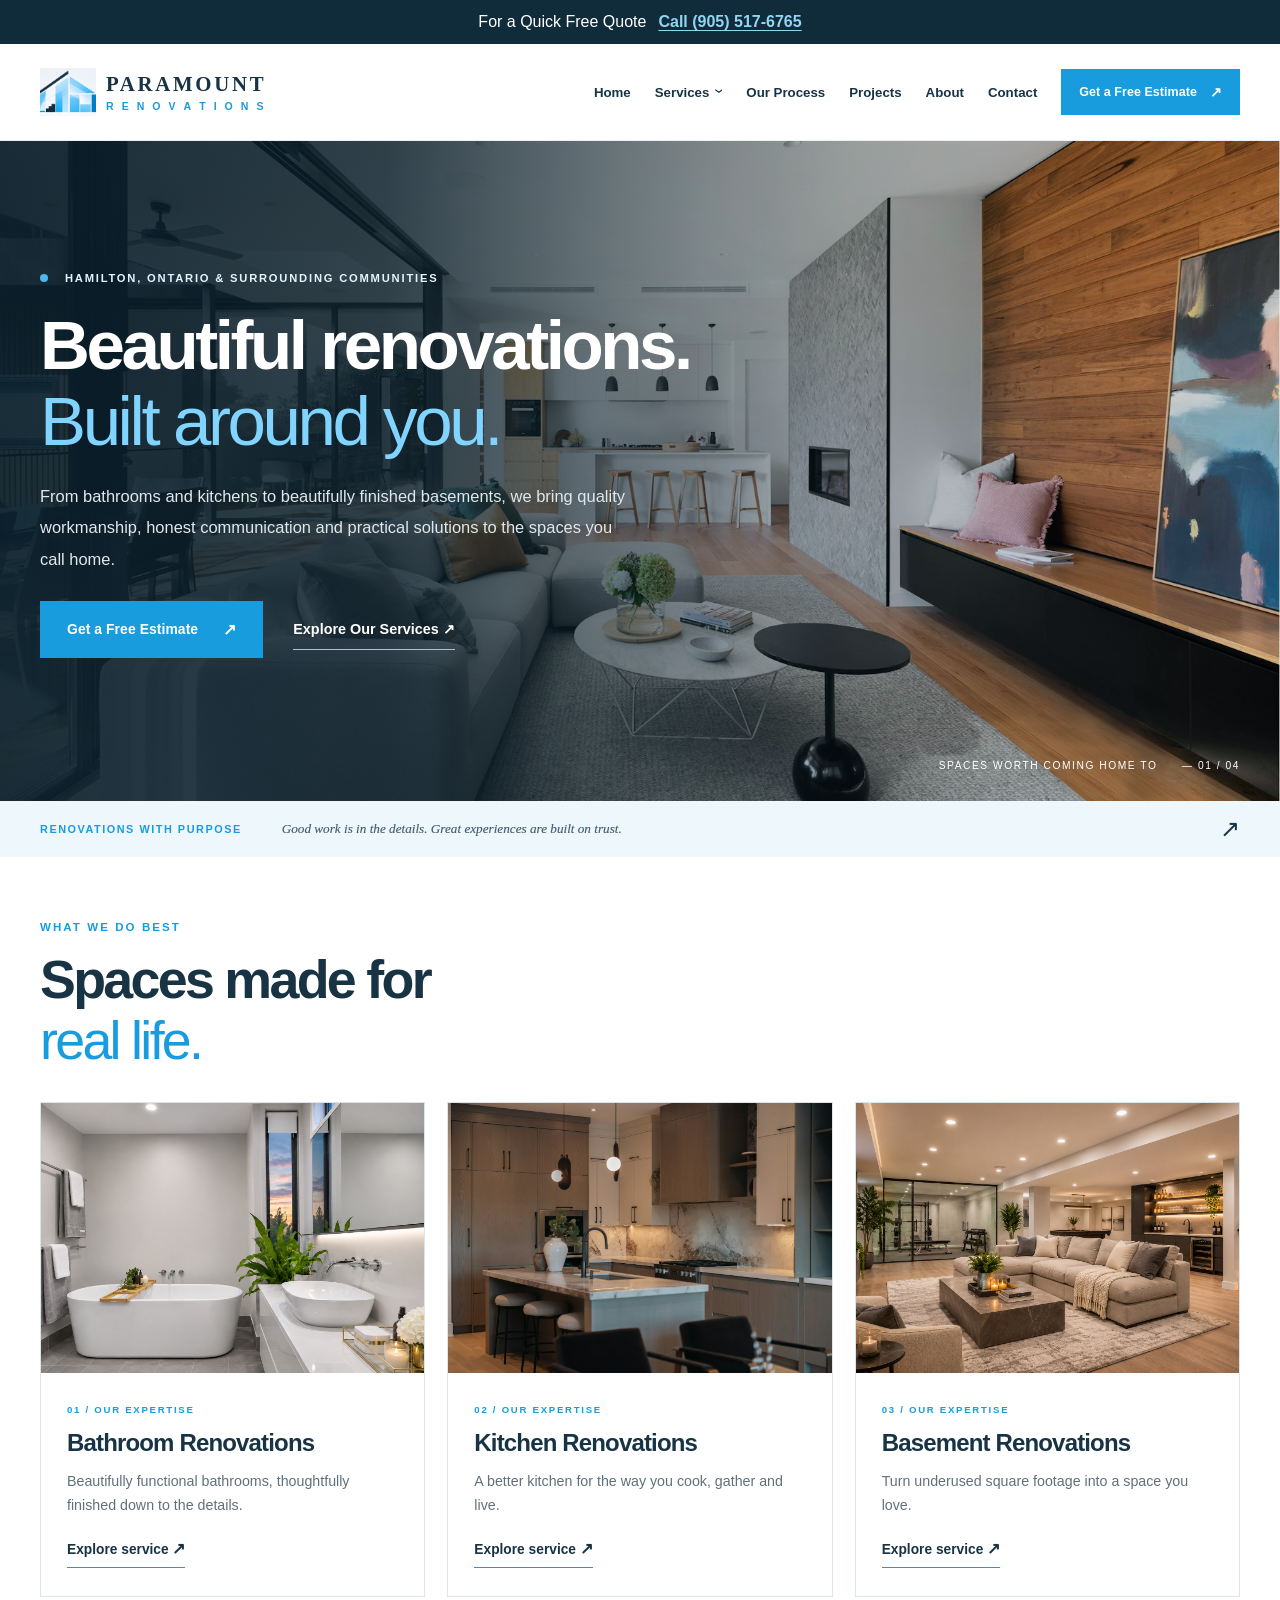
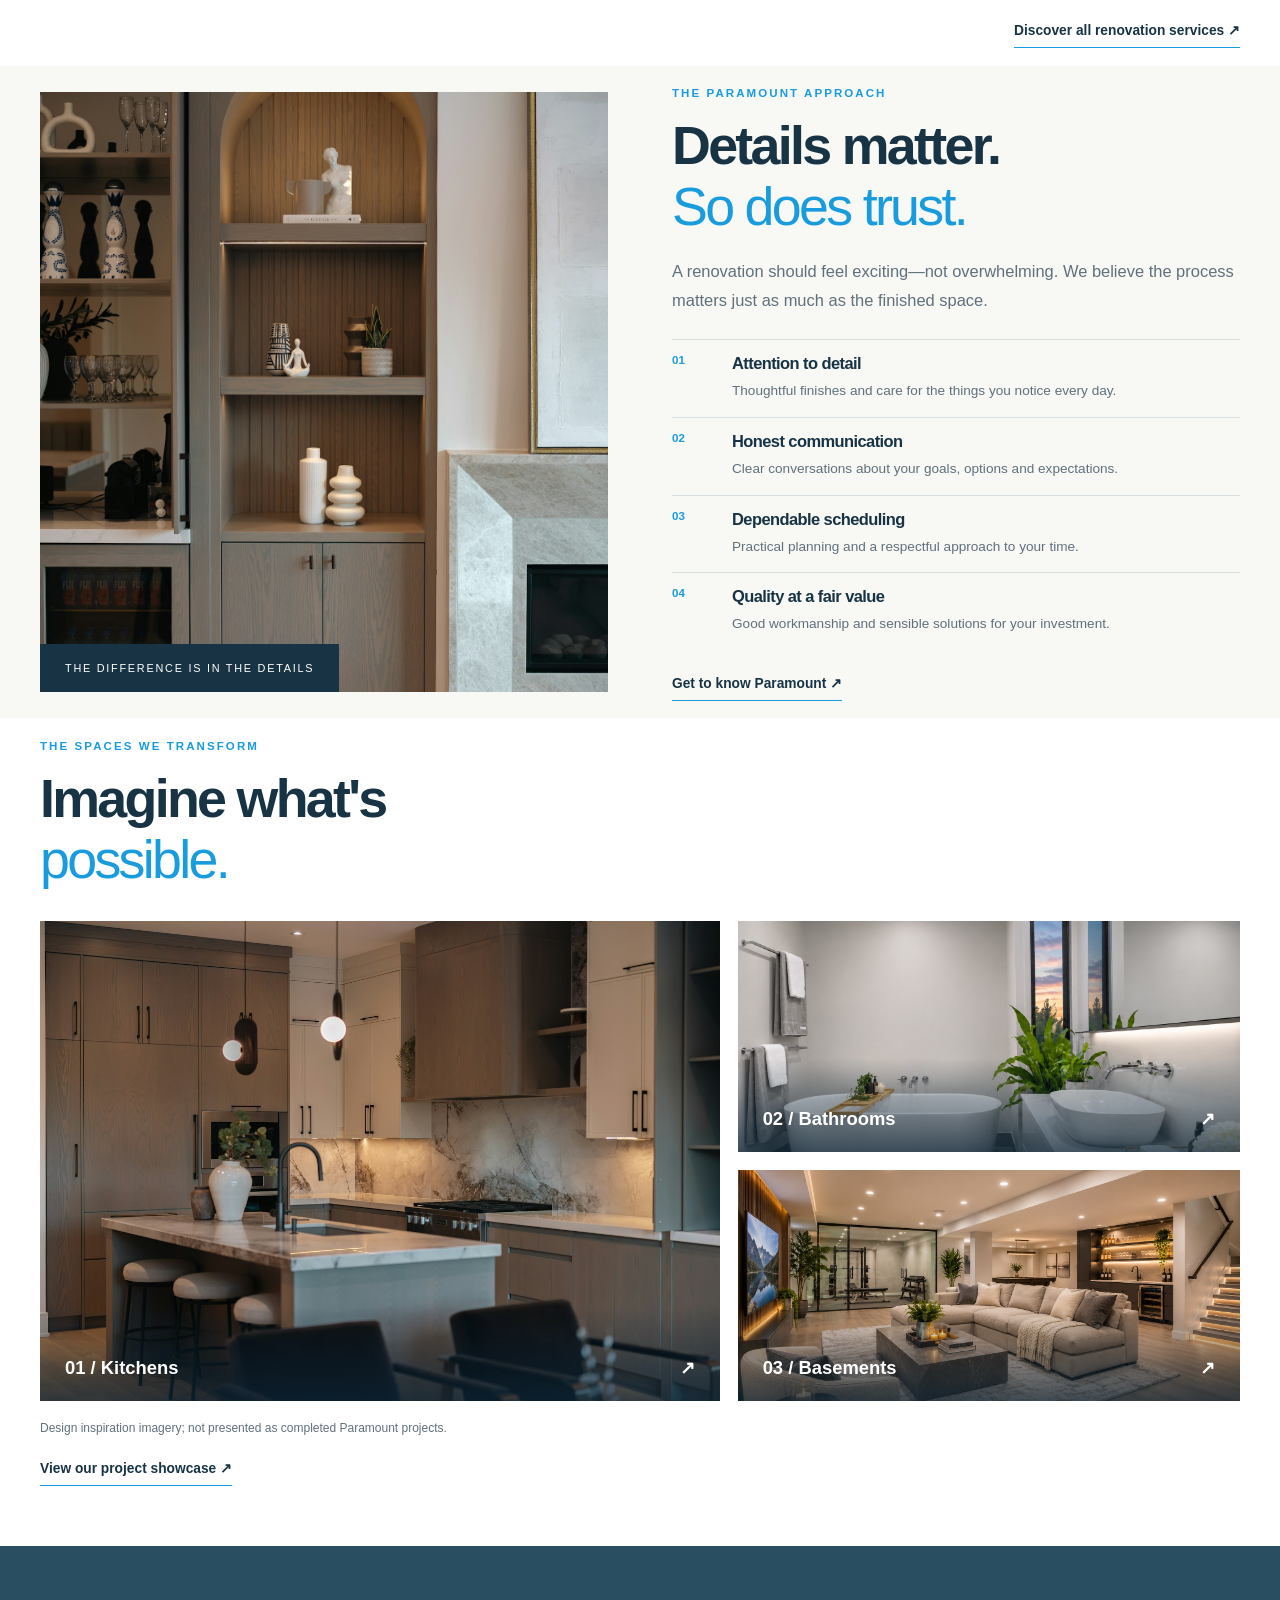
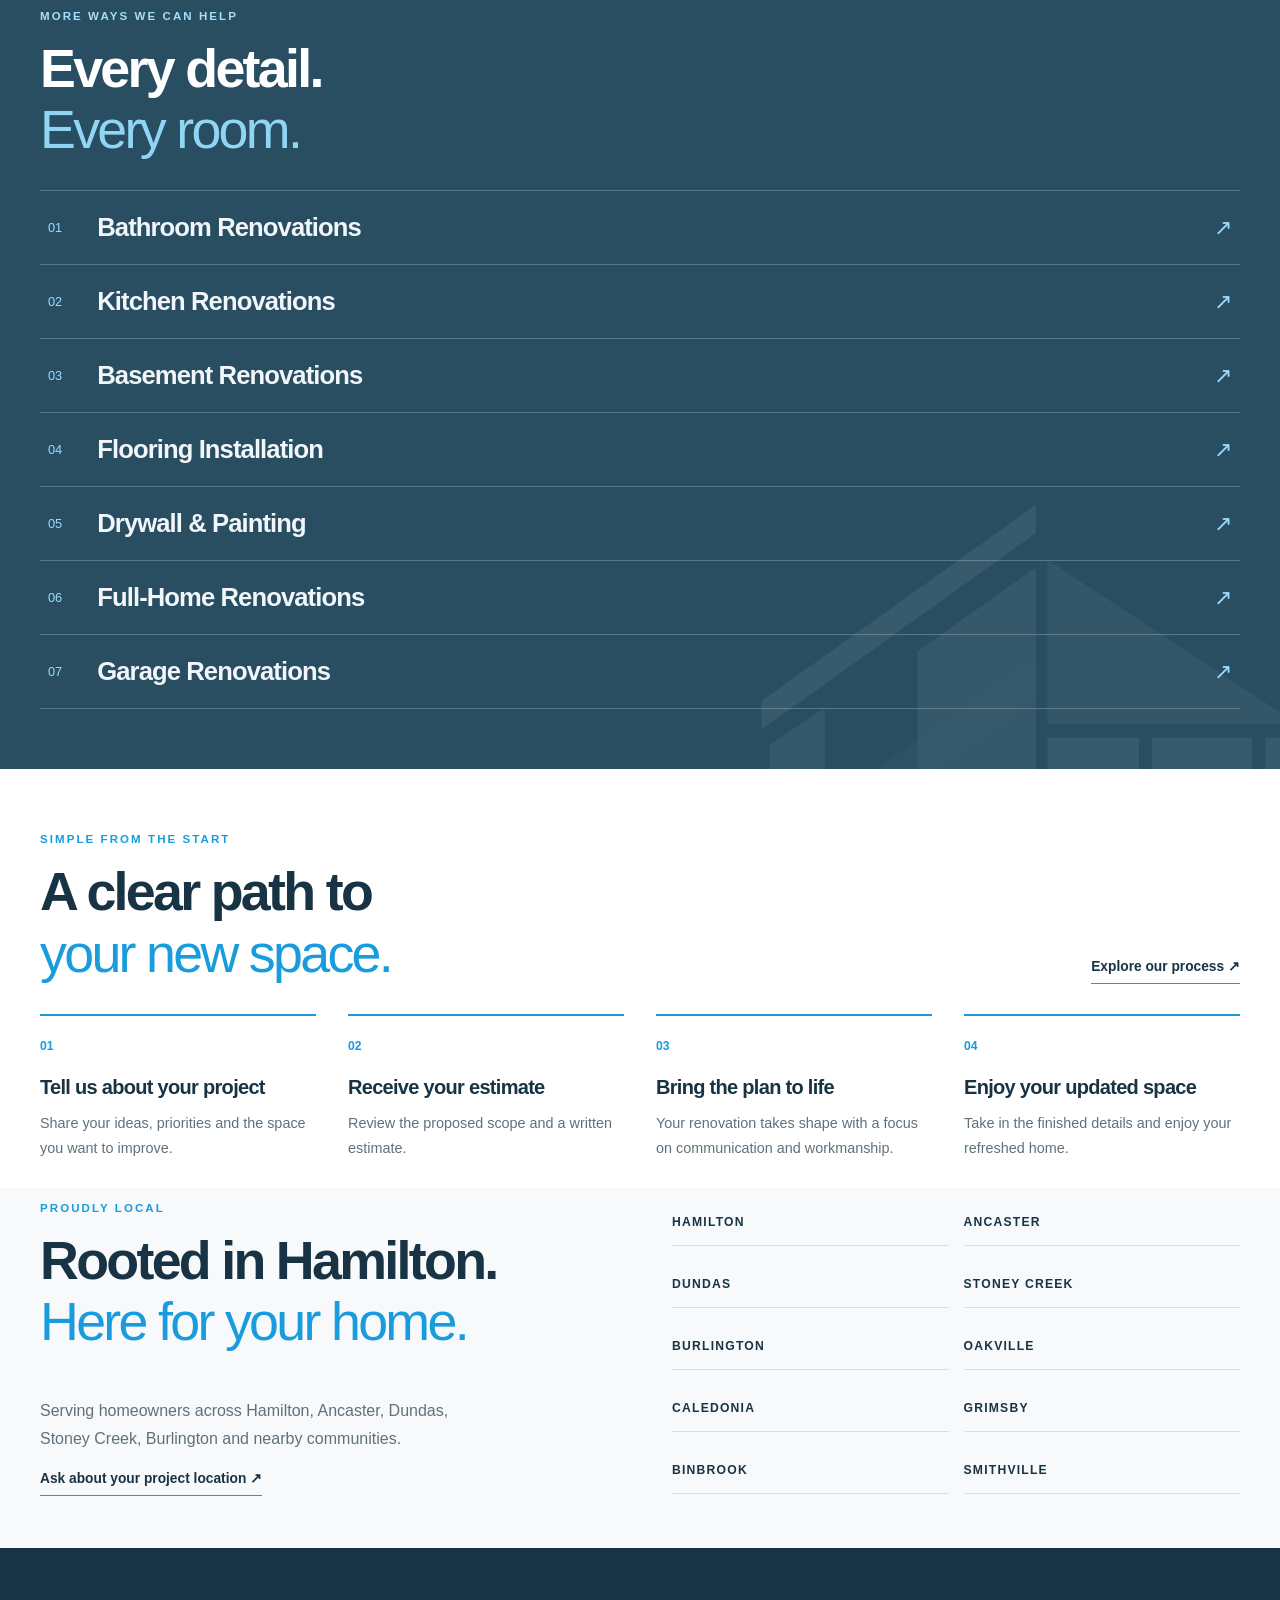
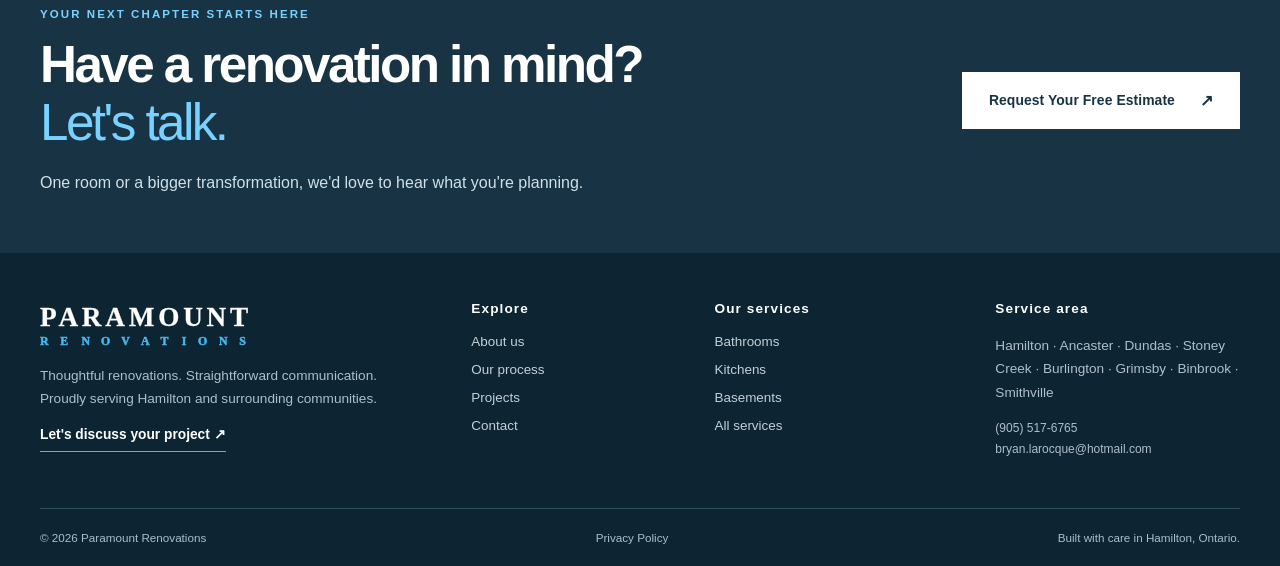
<file: index.html>
<!doctype html>
<html lang="en-CA">
  <head>
    <meta charset="utf-8" />
    <meta name="viewport" content="width=device-width,initial-scale=1" />
    <meta name="theme-color" content="#173344" />
    <title>Home Renovations in Hamilton, Ontario | Paramount Renovations</title>
    <meta name="description" content="Bathroom, kitchen and basement renovations in Hamilton and surrounding communities. Request a free estimate from Paramount Renovations." />
    <link rel="icon" href="/assets/favicon.svg" type="image/svg+xml" />
    <link rel="stylesheet" href="/assets/style.css" />
    <script defer src="/assets/main.js"></script>
    <meta name="robots" content="noindex,nofollow" />
    <link rel="canonical" href="https://paramount.example/" />
    <meta property="og:title" content="Home Renovations in Hamilton, Ontario | Paramount Renovations" />
    <meta property="og:description" content="Bathroom, kitchen and basement renovations in Hamilton and surrounding communities. Request a free estimate from Paramount Renovations." />
    <meta property="og:type" content="website" />
    <meta property="og:site_name" content="Paramount Renovations" />
    <meta property="og:locale" content="en_CA" />
    <meta property="og:url" content="https://paramount.example/" />
    <meta property="og:image" content="https://paramount.example/assets/social/paramount.0559d5e570a6.png" />
    <meta property="og:image:secure_url" content="https://paramount.example/assets/social/paramount.0559d5e570a6.png" />
    <meta property="og:image:type" content="image/png" />
    <meta property="og:image:width" content="1200" />
    <meta property="og:image:height" content="630" />
    <meta property="og:image:alt" content="Paramount Renovations" />
    <meta name="twitter:card" content="summary_large_image" />
    <meta name="twitter:title" content="Home Renovations in Hamilton, Ontario | Paramount Renovations" />
    <meta name="twitter:description" content="Bathroom, kitchen and basement renovations in Hamilton and surrounding communities. Request a free estimate from Paramount Renovations." />
    <meta name="twitter:image" content="https://paramount.example/assets/social/paramount.0559d5e570a6.png" />
    <meta name="twitter:image:alt" content="Paramount Renovations" />
    <script type="application/ld+json">
      {"@context": "https://schema.org", "@type": "WebPage", "name": "Home Renovations in Hamilton, Ontario", "description": "Bathroom, kitchen and basement renovations in Hamilton and surrounding communities. Request a free estimate from Paramount Renovations.", "isPartOf": {"@type": "WebSite", "name": "Paramount Renovations"}, "url": "https://paramount.example/"}
    </script>
  </head>
  <body>
    <a class="skip" href="#main">Skip to content</a>
    <aside class="quote-banner" aria-label="Free renovation quote">
      <div class="container">For a Quick Free Quote <a href="tel:+19055176765">Call (905) 517-6765</a></div>
    </aside>
    <header class="site-header">
      <div class="container nav">
        <a href="/" class="brand" aria-label="Paramount Renovations — home"
          ><span class="brand-mark"><img src="/assets/paramount-logo.png" alt="" width="68" height="60" /></span><span class="brand-text"><strong>PARAMOUNT</strong><small role="img" aria-label="Renovations"><i aria-hidden="true">R</i><i aria-hidden="true">E</i><i aria-hidden="true">N</i><i aria-hidden="true">O</i><i aria-hidden="true">V</i><i aria-hidden="true">A</i><i aria-hidden="true">T</i><i aria-hidden="true">I</i><i aria-hidden="true">O</i><i aria-hidden="true">N</i><i aria-hidden="true">S</i></small></span></a
        ><button type="button" class="menu-toggle" aria-label="Open navigation" aria-expanded="false" aria-controls="nav-links"><span></span><span></span><span></span></button>
        <nav id="nav-links" class="nav-links" aria-label="Primary navigation">
          <a href="/">Home</a>
          <div class="nav-dropdown">
            <a href="/services/">Services <span aria-hidden="true">⌄</span></a>
            <div class="dropdown-menu"><a href="/bathroom-renovations/">Bathrooms</a><a href="/kitchen-renovations/">Kitchens</a><a href="/basement-renovations/">Basements</a><a href="/services/">All services</a></div>
          </div>
          <a href="/our-process/">Our Process</a><a href="/projects/">Projects</a><a href="/about/">About</a><a href="/contact/">Contact</a><a class="btn btn-small" href="/contact/">Get a Free Estimate <span aria-hidden="true">↗</span></a>
        </nav>
      </div>
    </header>
    <main id="main">
      <section class="hero">
        <div class="hero-image"><img class="" src="/assets/local/6d21b4d715ae3e7d0257.jpg" alt="Bright, inviting renovated living room with natural finishes" loading="eager" decoding="async" /></div>
        <div class="hero-shade"></div>
        <div class="container hero-content">
          <div class="hero-copy">
            <div class="hero-location"><span class="dot"></span> HAMILTON, ONTARIO &amp; SURROUNDING COMMUNITIES</div>
            <h1>Beautiful renovations.<br /><em>Built around you.</em></h1>
            <p>From bathrooms and kitchens to beautifully finished basements, we bring quality workmanship, honest communication and practical solutions to the spaces you call home.</p>
            <div class="hero-actions">
              <a href="/contact/" class="btn">Get a Free Estimate <span aria-hidden="true">↗</span></a
              ><a href="/services/" class="btn-ghost">Explore Our Services <span aria-hidden="true">↗</span></a>
            </div>
          </div>
        </div>
        <div class="hero-side-note">SPACES WORTH COMING HOME TO <span>— 01 / 04</span></div>
      </section>
      <section class="intro-strip">
        <div class="container intro-strip-inner">
          <span>RENOVATIONS WITH PURPOSE</span>
          <p>Good work is in the details. Great experiences are built on trust.</p>
          <a href="/about/" aria-label="Learn about Paramount">↗</a>
        </div>
      </section>
      <section class="section services-section">
        <div class="container">
          <div class="section-head">
            <div>
              <span class="eyebrow">WHAT WE DO BEST</span>
              <h2>Spaces made for<br /><em>real life.</em></h2>
            </div>
          </div>
          <div class="service-grid">
            <a class="service-card" href="/bathroom-renovations/"
              ><div class="service-photo"><img class="" src="/assets/local/bathroom-inspiration.079b1faaa717.jpg" alt="Bathroom with freestanding tub, vessel sink and softly illuminated mirror" loading="lazy" decoding="async" /></div>
              <div class="service-card-bottom">
                <span class="eyebrow">01 / OUR EXPERTISE</span>
                <h3>Bathroom Renovations</h3>
                <p>Beautifully functional bathrooms, thoughtfully finished down to the details.</p>
                <span class="text-link">Explore service <span aria-hidden="true">↗</span></span>
              </div></a
            ><a class="service-card" href="/kitchen-renovations/"
              ><div class="service-photo"><img class="" src="/assets/local/kitchen-inspiration.f62501892f37.jpg" alt="Contemporary kitchen with wood cabinetry, marble island and visible range" loading="lazy" decoding="async" /></div>
              <div class="service-card-bottom">
                <span class="eyebrow">02 / OUR EXPERTISE</span>
                <h3>Kitchen Renovations</h3>
                <p>A better kitchen for the way you cook, gather and live.</p>
                <span class="text-link">Explore service <span aria-hidden="true">↗</span></span>
              </div></a
            ><a class="service-card" href="/basement-renovations/"
              ><div class="service-photo"><img class="" src="/assets/local/basement-inspiration.4fd2451e0656.jpg" alt="Warm finished basement lounge with sectional seating, illuminated wet bar and glass-enclosed gym" loading="lazy" decoding="async" /></div>
              <div class="service-card-bottom">
                <span class="eyebrow">03 / OUR EXPERTISE</span>
                <h3>Basement Renovations</h3>
                <p>Turn underused square footage into a space you love.</p>
                <span class="text-link">Explore service <span aria-hidden="true">↗</span></span>
              </div></a
            >
          </div>
          <div class="section-bottom-link"><a class="text-link" href="/services/">Discover all renovation services ↗</a></div>
        </div>
      </section>
      <section class="feature-section">
        <div class="container feature-grid">
          <div class="feature-photo"><img class="" src="/assets/local/cabinetry-detail.5f71257393c3.jpg" alt="Custom cabinetry with warm timber shelving, integrated lighting and a stone fireplace" loading="lazy" decoding="async" /><span class="photo-caption">THE DIFFERENCE IS IN THE DETAILS</span></div>
          <div class="feature-copy">
            <span class="eyebrow">THE PARAMOUNT APPROACH</span>
            <h2>Details matter.<br /><em>So does trust.</em></h2>
            <p class="feature-lead">A renovation should feel exciting—not overwhelming. We believe the process matters just as much as the finished space.</p>
            <div class="values">
              <div>
                <span>01</span>
                <div>
                  <h3>Attention to detail</h3>
                  <p>Thoughtful finishes and care for the things you notice every day.</p>
                </div>
              </div>
              <div>
                <span>02</span>
                <div>
                  <h3>Honest communication</h3>
                  <p>Clear conversations about your goals, options and expectations.</p>
                </div>
              </div>
              <div>
                <span>03</span>
                <div>
                  <h3>Dependable scheduling</h3>
                  <p>Practical planning and a respectful approach to your time.</p>
                </div>
              </div>
              <div>
                <span>04</span>
                <div>
                  <h3>Quality at a fair value</h3>
                  <p>Good workmanship and sensible solutions for your investment.</p>
                </div>
              </div>
            </div>
            <a class="text-link" href="/about/">Get to know Paramount ↗</a>
          </div>
        </div>
      </section>
      <section class="section showcase-section">
        <div class="container">
          <div class="section-head">
            <div>
              <span class="eyebrow">THE SPACES WE TRANSFORM</span>
              <h2>Imagine what's<br /><em>possible.</em></h2>
            </div>
          </div>
          <div class="showcase-grid">
            <a href="/kitchen-renovations/" class="showcase-large"
              ><img class="" src="/assets/local/kitchen-inspiration.f62501892f37.jpg" alt="Contemporary kitchen with wood cabinetry, marble island and visible range" loading="lazy" decoding="async" /><span>01 / Kitchens <b>↗</b></span></a
            >
            <div class="showcase-side">
              <a href="/bathroom-renovations/"
                ><img class="" src="/assets/local/bathroom-inspiration.079b1faaa717.jpg" alt="Bathroom with freestanding tub, vessel sink and softly illuminated mirror" loading="lazy" decoding="async" /><span>02 / Bathrooms <b>↗</b></span></a
              ><a href="/basement-renovations/"
                ><img class="" src="/assets/local/basement-inspiration.4fd2451e0656.jpg" alt="Warm finished basement lounge with sectional seating, illuminated wet bar and glass-enclosed gym" loading="lazy" decoding="async" /><span>03 / Basements <b>↗</b></span></a
              >
            </div>
          </div>
          <p class="disclosure">Design inspiration imagery; not presented as completed Paramount projects.</p>
          <a href="/projects/" class="text-link">View our project showcase ↗</a>
        </div>
      </section>
      <section class="section additional-section service-band">
        <div class="container">
          <div class="section-head">
            <div>
              <span class="eyebrow">MORE WAYS WE CAN HELP</span>
              <h2>Every detail.<br /><em>Every room.</em></h2>
            </div>
          </div>
          <div class="additional-list">
            <a href="/bathroom-renovations/"><span>01</span><h3>Bathroom Renovations</h3><span class="arrow">↗</span></a>
            <a href="/kitchen-renovations/"><span>02</span><h3>Kitchen Renovations</h3><span class="arrow">↗</span></a>
            <a href="/basement-renovations/"><span>03</span><h3>Basement Renovations</h3><span class="arrow">↗</span></a>
            <a href="/flooring/"
              ><span>04</span>
              <h3>Flooring Installation</h3>
              <span class="arrow">↗</span></a
            >
            <a href="/drywall-painting/"
              ><span>05</span>
              <h3>Drywall &amp; Painting</h3>
              <span class="arrow">↗</span></a
            >
            <a href="/full-home-renovations/"
              ><span>06</span>
              <h3>Full-Home Renovations</h3>
              <span class="arrow">↗</span></a
            >
            <a href="/garage-renovations/"
              ><span>07</span>
              <h3>Garage Renovations</h3>
              <span class="arrow">↗</span></a
            >
          </div>
        </div>
      </section>
      <section class="section process-section">
        <div class="container">
          <div class="section-head">
            <div>
              <span class="eyebrow">SIMPLE FROM THE START</span>
              <h2>A clear path to<br /><em>your new space.</em></h2>
            </div>
            <a href="/our-process/" class="text-link">Explore our process ↗</a>
          </div>
          <div class="process-grid">
            <div class="process-step">
              <span class="step-num">01</span>
              <h3>Tell us about your project</h3>
              <p>Share your ideas, priorities and the space you want to improve.</p>
            </div>
            <div class="process-step">
              <span class="step-num">02</span>
              <h3>Receive your estimate</h3>
              <p>Review the proposed scope and a written estimate.</p>
            </div>
            <div class="process-step">
              <span class="step-num">03</span>
              <h3>Bring the plan to life</h3>
              <p>Your renovation takes shape with a focus on communication and workmanship.</p>
            </div>
            <div class="process-step">
              <span class="step-num">04</span>
              <h3>Enjoy your updated space</h3>
              <p>Take in the finished details and enjoy your refreshed home.</p>
            </div>
          </div>
        </div>
      </section>
      <section class="local-section">
        <div class="container local-grid">
          <div>
            <span class="eyebrow">PROUDLY LOCAL</span>
            <h2>Rooted in Hamilton.<br /><em>Here for your home.</em></h2>
            <p>Serving homeowners across Hamilton, Ancaster, Dundas, Stoney Creek, Burlington and nearby communities.</p>
            <a href="/contact/" class="text-link">Ask about your project location ↗</a>
          </div>
          <div class="location-list"><span>HAMILTON</span><span>ANCASTER</span><span>DUNDAS</span><span>STONEY CREEK</span><span>BURLINGTON</span><span>OAKVILLE</span><span>CALEDONIA</span><span>GRIMSBY</span><span>BINBROOK</span><span>SMITHVILLE</span></div>
        </div>
      </section>
      <section class="final-cta">
        <div class="container final-cta-inner">
          <div>
            <span class="eyebrow eyebrow-light">YOUR NEXT CHAPTER STARTS HERE</span>
            <h2>Have a renovation in mind?<br /><em>Let's talk.</em></h2>
            <p>One room or a bigger transformation, we'd love to hear what you're planning.</p>
          </div>
          <a href="/contact/" class="btn btn-white">Request Your Free Estimate <span aria-hidden="true">↗</span></a>
        </div>
      </section>
    </main>
    <footer class="footer">
      <div class="container footer-grid">
        <div>
          <a href="/" class="footer-brand">PARAMOUNT<span role="img" aria-label="Renovations"><i aria-hidden="true">R</i><i aria-hidden="true">E</i><i aria-hidden="true">N</i><i aria-hidden="true">O</i><i aria-hidden="true">V</i><i aria-hidden="true">A</i><i aria-hidden="true">T</i><i aria-hidden="true">I</i><i aria-hidden="true">O</i><i aria-hidden="true">N</i><i aria-hidden="true">S</i></span></a>
          <p>Thoughtful renovations. Straightforward communication. Proudly serving Hamilton and surrounding communities.</p>
          <a class="text-link light" href="/contact/">Let's discuss your project ↗</a>
        </div>
        <div>
          <h3>Explore</h3>
          <a href="/about/">About us</a><a href="/our-process/">Our process</a><a href="/projects/">Projects</a><a href="/contact/">Contact</a>
        </div>
        <div>
          <h3>Our services</h3>
          <a href="/bathroom-renovations/">Bathrooms</a><a href="/kitchen-renovations/">Kitchens</a><a href="/basement-renovations/">Basements</a><a href="/services/">All services</a>
        </div>
        <div>
          <h3>Service area</h3>
          <p>Hamilton · Ancaster · Dundas · Stoney Creek · Burlington · Grimsby · Binbrook · Smithville</p>
          <p class="footer-note"><a href="tel:+19055176765">(905) 517-6765</a><br /><a href="mailto:bryan.larocque@hotmail.com">bryan.larocque@hotmail.com</a></p>
        </div>
      </div>
      <div class="container footer-bottom">
        <span>© <span id="year">2026</span> Paramount Renovations</span><a href="/privacy-policy/">Privacy Policy</a><span>Built with care in Hamilton, Ontario.</span>
      </div>
    </footer>
    <nav class="mobile-contact-bar" aria-label="Quick contact"><a href="tel:+19055176765" aria-label="Call Paramount Renovations at (905) 517-6765">Call Now</a><a href="/contact/#estimate-form">Free Quote</a></nav>
  </body>
</html>
</file>
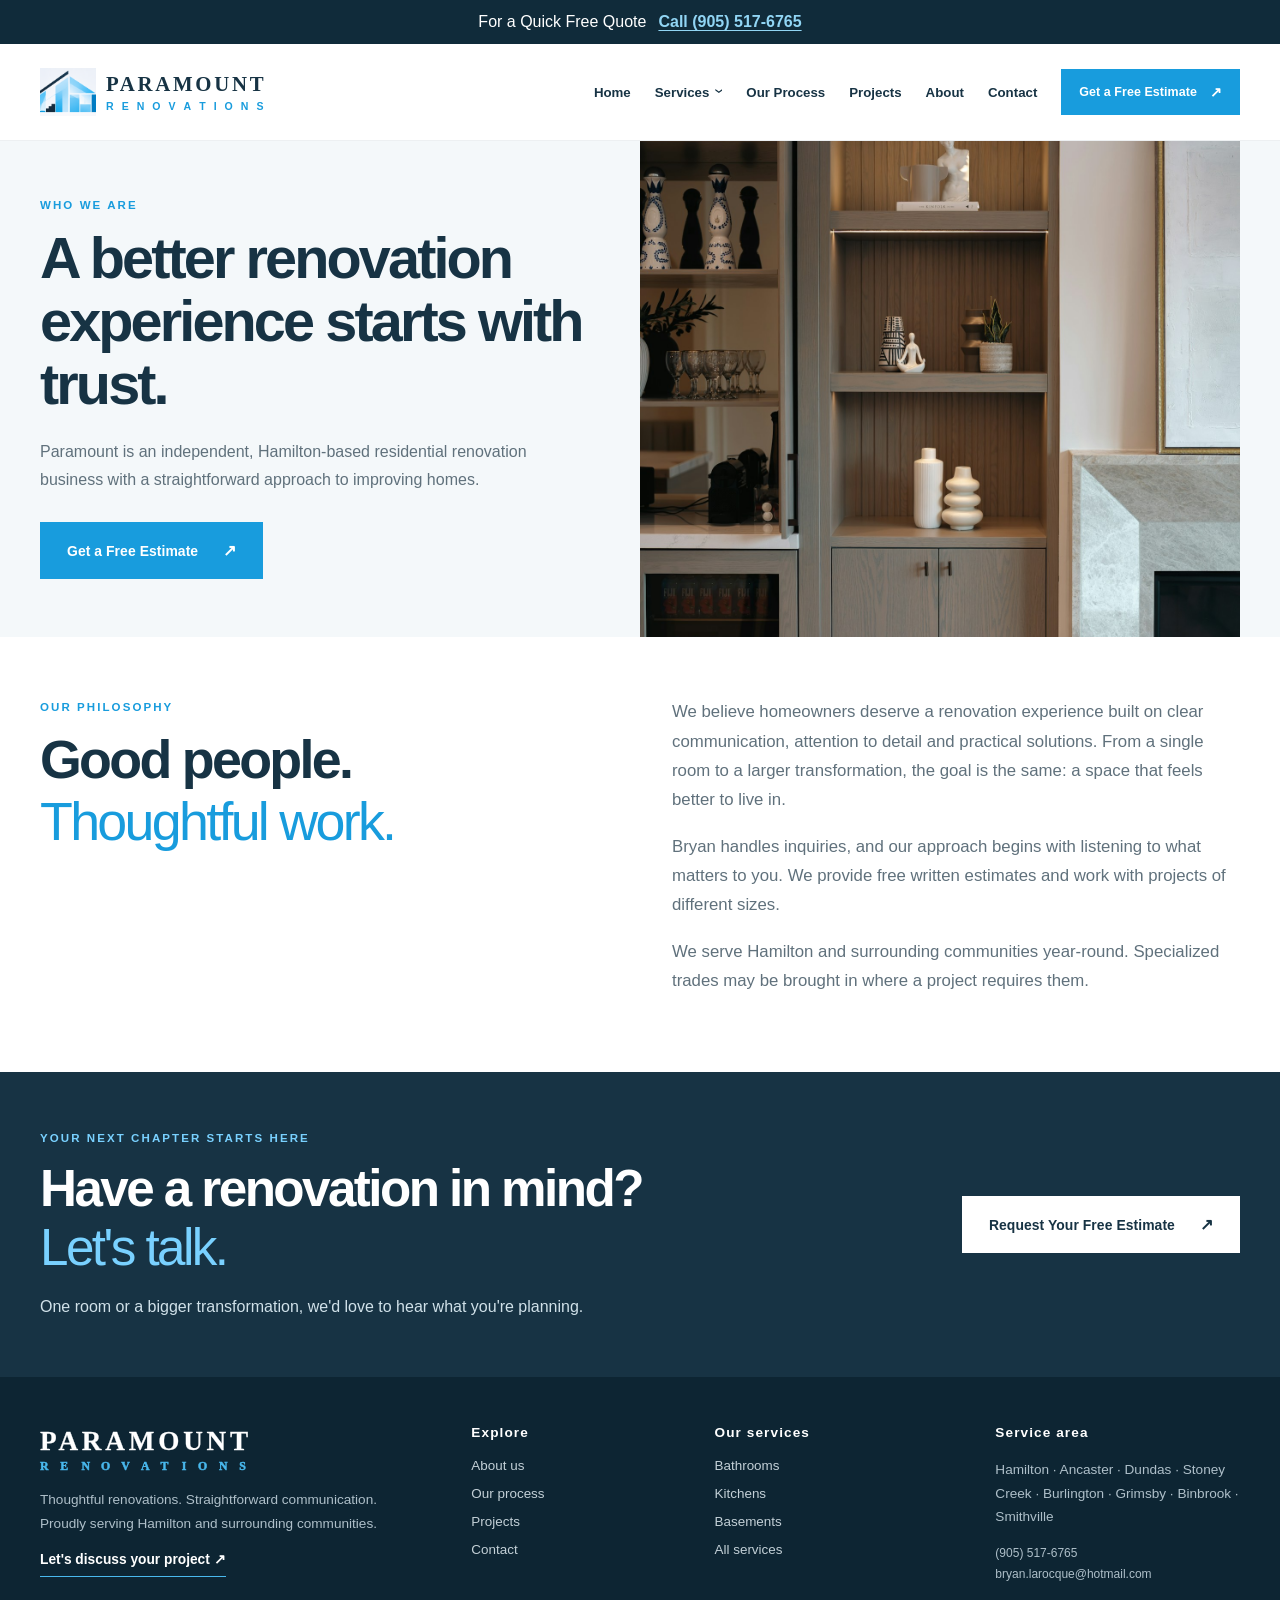
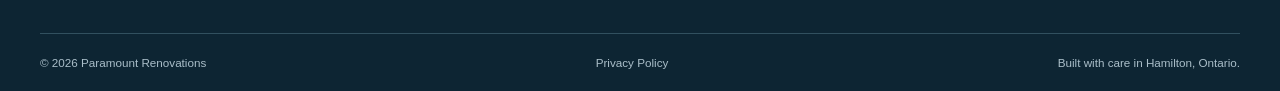
<file: about/index.html>
<!doctype html>
<html lang="en-CA">
  <head>
    <meta charset="utf-8" />
    <meta name="viewport" content="width=device-width,initial-scale=1" />
    <meta name="theme-color" content="#173344" />
    <title>About Paramount Renovations | Paramount Renovations</title>
    <meta name="description" content="Meet Paramount Renovations, an independent Hamilton renovation business focused on details, honest communication and fair value." />
    <link rel="icon" href="/assets/favicon.svg" type="image/svg+xml" />
    <link rel="stylesheet" href="/assets/style.css" />
    <script defer src="/assets/main.js"></script>
    <meta name="robots" content="noindex,nofollow" />
    <link rel="canonical" href="https://paramount.example/about/" />
    <meta property="og:title" content="About Paramount Renovations | Paramount Renovations" />
    <meta property="og:description" content="Meet Paramount Renovations, an independent Hamilton renovation business focused on details, honest communication and fair value." />
    <meta property="og:type" content="website" />
    <meta property="og:site_name" content="Paramount Renovations" />
    <meta property="og:locale" content="en_CA" />
    <meta property="og:url" content="https://paramount.example/about/" />
    <meta property="og:image" content="https://paramount.example/assets/social/paramount.0559d5e570a6.png" />
    <meta property="og:image:secure_url" content="https://paramount.example/assets/social/paramount.0559d5e570a6.png" />
    <meta property="og:image:type" content="image/png" />
    <meta property="og:image:width" content="1200" />
    <meta property="og:image:height" content="630" />
    <meta property="og:image:alt" content="Paramount Renovations" />
    <meta name="twitter:card" content="summary_large_image" />
    <meta name="twitter:title" content="About Paramount Renovations | Paramount Renovations" />
    <meta name="twitter:description" content="Meet Paramount Renovations, an independent Hamilton renovation business focused on details, honest communication and fair value." />
    <meta name="twitter:image" content="https://paramount.example/assets/social/paramount.0559d5e570a6.png" />
    <meta name="twitter:image:alt" content="Paramount Renovations" />
    <script type="application/ld+json">
      {"@context": "https://schema.org", "@type": "WebPage", "name": "About Paramount Renovations", "description": "Meet Paramount Renovations, an independent Hamilton renovation business focused on details, honest communication and fair value.", "isPartOf": {"@type": "WebSite", "name": "Paramount Renovations"}, "url": "https://paramount.example/about/"}
    </script>
  </head>
  <body>
    <a class="skip" href="#main">Skip to content</a>
    <aside class="quote-banner" aria-label="Free renovation quote">
      <div class="container">For a Quick Free Quote <a href="tel:+19055176765">Call (905) 517-6765</a></div>
    </aside>
    <header class="site-header">
      <div class="container nav">
        <a href="/" class="brand" aria-label="Paramount Renovations — home"
          ><span class="brand-mark"><img src="/assets/paramount-logo.png" alt="" width="68" height="60" /></span><span class="brand-text"><strong>PARAMOUNT</strong><small role="img" aria-label="Renovations"><i aria-hidden="true">R</i><i aria-hidden="true">E</i><i aria-hidden="true">N</i><i aria-hidden="true">O</i><i aria-hidden="true">V</i><i aria-hidden="true">A</i><i aria-hidden="true">T</i><i aria-hidden="true">I</i><i aria-hidden="true">O</i><i aria-hidden="true">N</i><i aria-hidden="true">S</i></small></span></a
        ><button type="button" class="menu-toggle" aria-label="Open navigation" aria-expanded="false" aria-controls="nav-links"><span></span><span></span><span></span></button>
        <nav id="nav-links" class="nav-links" aria-label="Primary navigation">
          <a href="/">Home</a>
          <div class="nav-dropdown">
            <a href="/services/">Services <span aria-hidden="true">⌄</span></a>
            <div class="dropdown-menu"><a href="/bathroom-renovations/">Bathrooms</a><a href="/kitchen-renovations/">Kitchens</a><a href="/basement-renovations/">Basements</a><a href="/services/">All services</a></div>
          </div>
          <a href="/our-process/">Our Process</a><a href="/projects/">Projects</a><a href="/about/">About</a><a href="/contact/">Contact</a><a class="btn btn-small" href="/contact/">Get a Free Estimate <span aria-hidden="true">↗</span></a>
        </nav>
      </div>
    </header>
    <main id="main">
      <section class="page-hero about-hero">
        <div class="container page-hero-grid">
          <div class="page-hero-content">
            <span class="eyebrow">WHO WE ARE</span>
            <h1>A better renovation experience starts with trust.</h1>
            <p>Paramount is an independent, Hamilton-based residential renovation business with a straightforward approach to improving homes.</p>
            <a class="btn" href="/contact/">Get a Free Estimate <span aria-hidden="true">↗</span></a>
          </div>
          <div class="page-hero-image"><img class="" src="/assets/local/cabinetry-detail.5f71257393c3.jpg" alt="Custom cabinetry with warm timber shelving, integrated lighting and a stone fireplace" loading="eager" decoding="async" /></div>
        </div>
      </section>
      <section class="section">
        <div class="container split-content">
          <div>
            <span class="eyebrow">OUR PHILOSOPHY</span>
            <h2>Good people.<br /><em>Thoughtful work.</em></h2>
          </div>
          <div class="prose">
            <p>We believe homeowners deserve a renovation experience built on clear communication, attention to detail and practical solutions. From a single room to a larger transformation, the goal is the same: a space that feels better to live in.</p>
            <p>Bryan handles inquiries, and our approach begins with listening to what matters to you. We provide free written estimates and work with projects of different sizes.</p>
            <p>We serve Hamilton and surrounding communities year-round. Specialized trades may be brought in where a project requires them.</p>
          </div>
        </div>
      </section>
      <section class="final-cta">
        <div class="container final-cta-inner">
          <div>
            <span class="eyebrow eyebrow-light">YOUR NEXT CHAPTER STARTS HERE</span>
            <h2>Have a renovation in mind?<br /><em>Let's talk.</em></h2>
            <p>One room or a bigger transformation, we'd love to hear what you're planning.</p>
          </div>
          <a href="/contact/" class="btn btn-white">Request Your Free Estimate <span aria-hidden="true">↗</span></a>
        </div>
      </section>
    </main>
    <footer class="footer">
      <div class="container footer-grid">
        <div>
          <a href="/" class="footer-brand">PARAMOUNT<span role="img" aria-label="Renovations"><i aria-hidden="true">R</i><i aria-hidden="true">E</i><i aria-hidden="true">N</i><i aria-hidden="true">O</i><i aria-hidden="true">V</i><i aria-hidden="true">A</i><i aria-hidden="true">T</i><i aria-hidden="true">I</i><i aria-hidden="true">O</i><i aria-hidden="true">N</i><i aria-hidden="true">S</i></span></a>
          <p>Thoughtful renovations. Straightforward communication. Proudly serving Hamilton and surrounding communities.</p>
          <a class="text-link light" href="/contact/">Let's discuss your project ↗</a>
        </div>
        <div>
          <h3>Explore</h3>
          <a href="/about/">About us</a><a href="/our-process/">Our process</a><a href="/projects/">Projects</a><a href="/contact/">Contact</a>
        </div>
        <div>
          <h3>Our services</h3>
          <a href="/bathroom-renovations/">Bathrooms</a><a href="/kitchen-renovations/">Kitchens</a><a href="/basement-renovations/">Basements</a><a href="/services/">All services</a>
        </div>
        <div>
          <h3>Service area</h3>
          <p>Hamilton · Ancaster · Dundas · Stoney Creek · Burlington · Grimsby · Binbrook · Smithville</p>
          <p class="footer-note"><a href="tel:+19055176765">(905) 517-6765</a><br /><a href="mailto:bryan.larocque@hotmail.com">bryan.larocque@hotmail.com</a></p>
        </div>
      </div>
      <div class="container footer-bottom">
        <span>© <span id="year">2026</span> Paramount Renovations</span><a href="/privacy-policy/">Privacy Policy</a><span>Built with care in Hamilton, Ontario.</span>
      </div>
    </footer>
    <nav class="mobile-contact-bar" aria-label="Quick contact"><a href="tel:+19055176765" aria-label="Call Paramount Renovations at (905) 517-6765">Call Now</a><a href="/contact/#estimate-form">Free Quote</a></nav>
  </body>
</html>
</file>
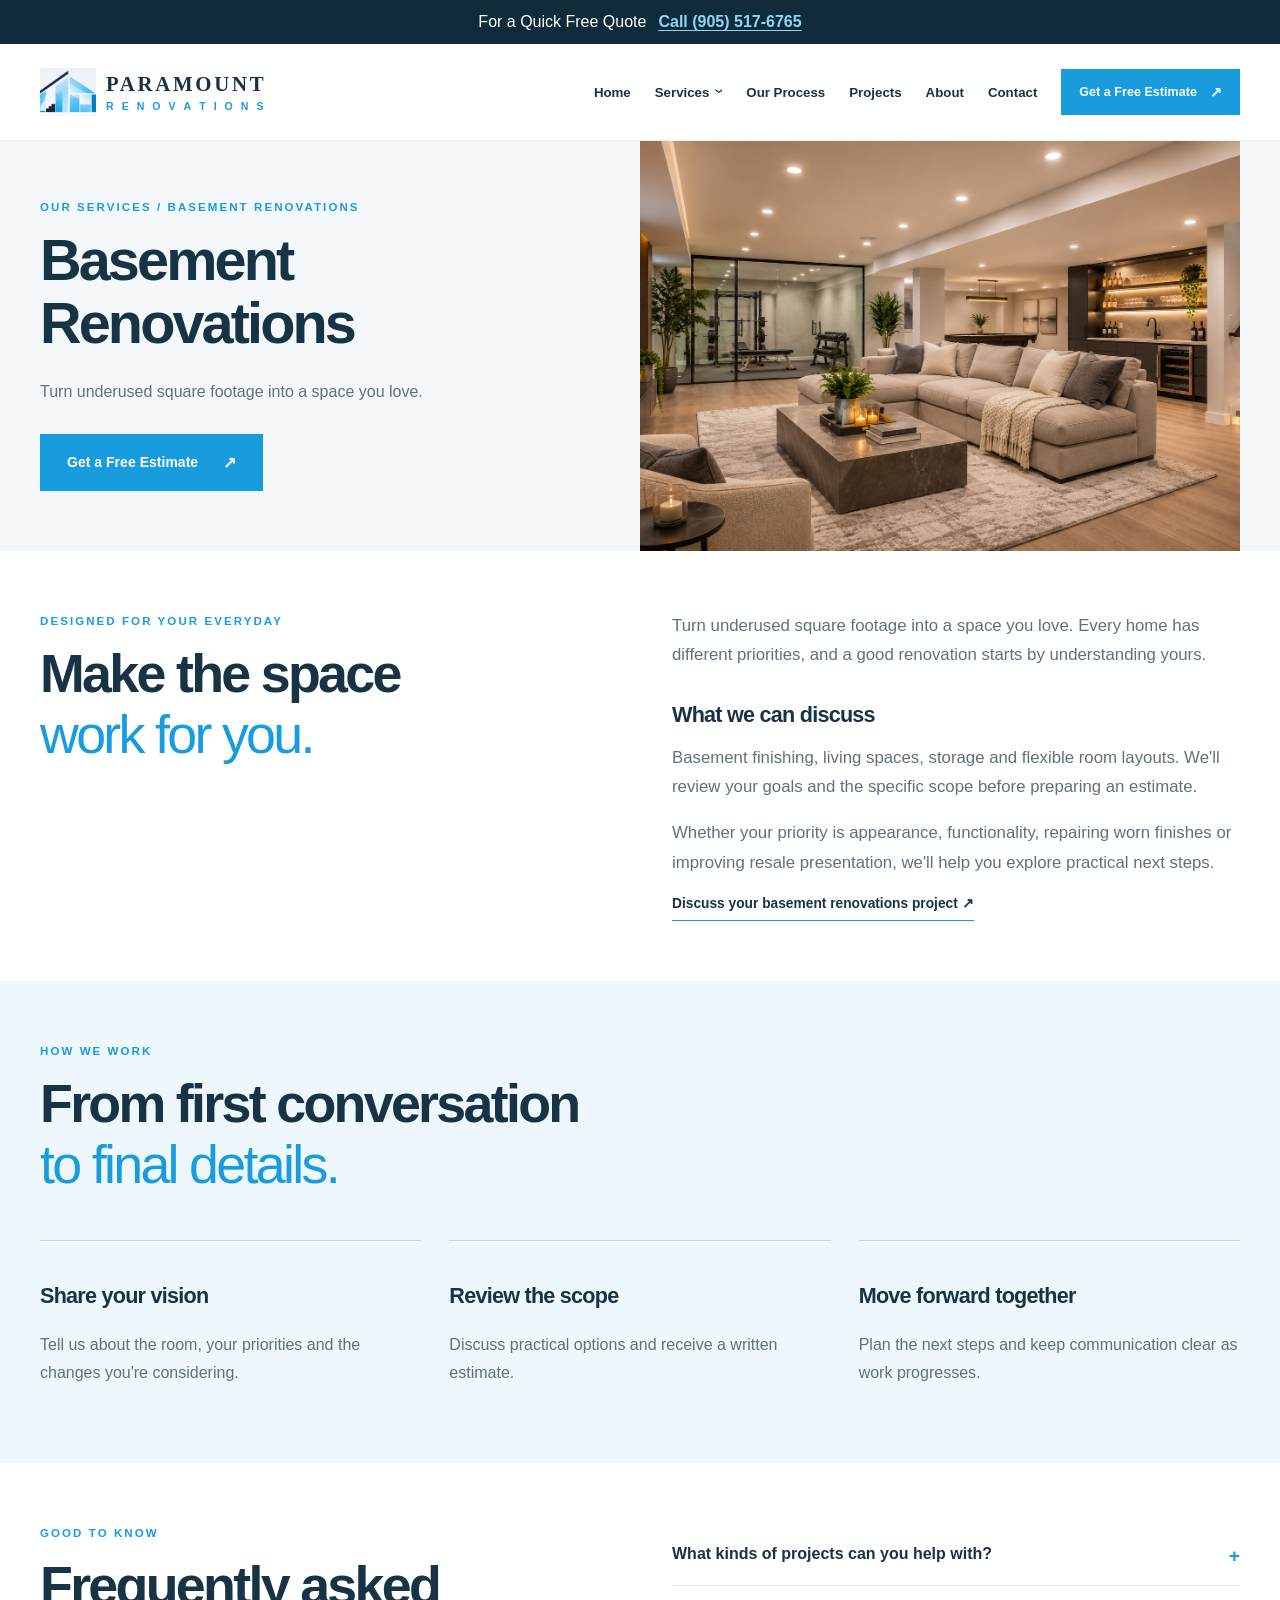
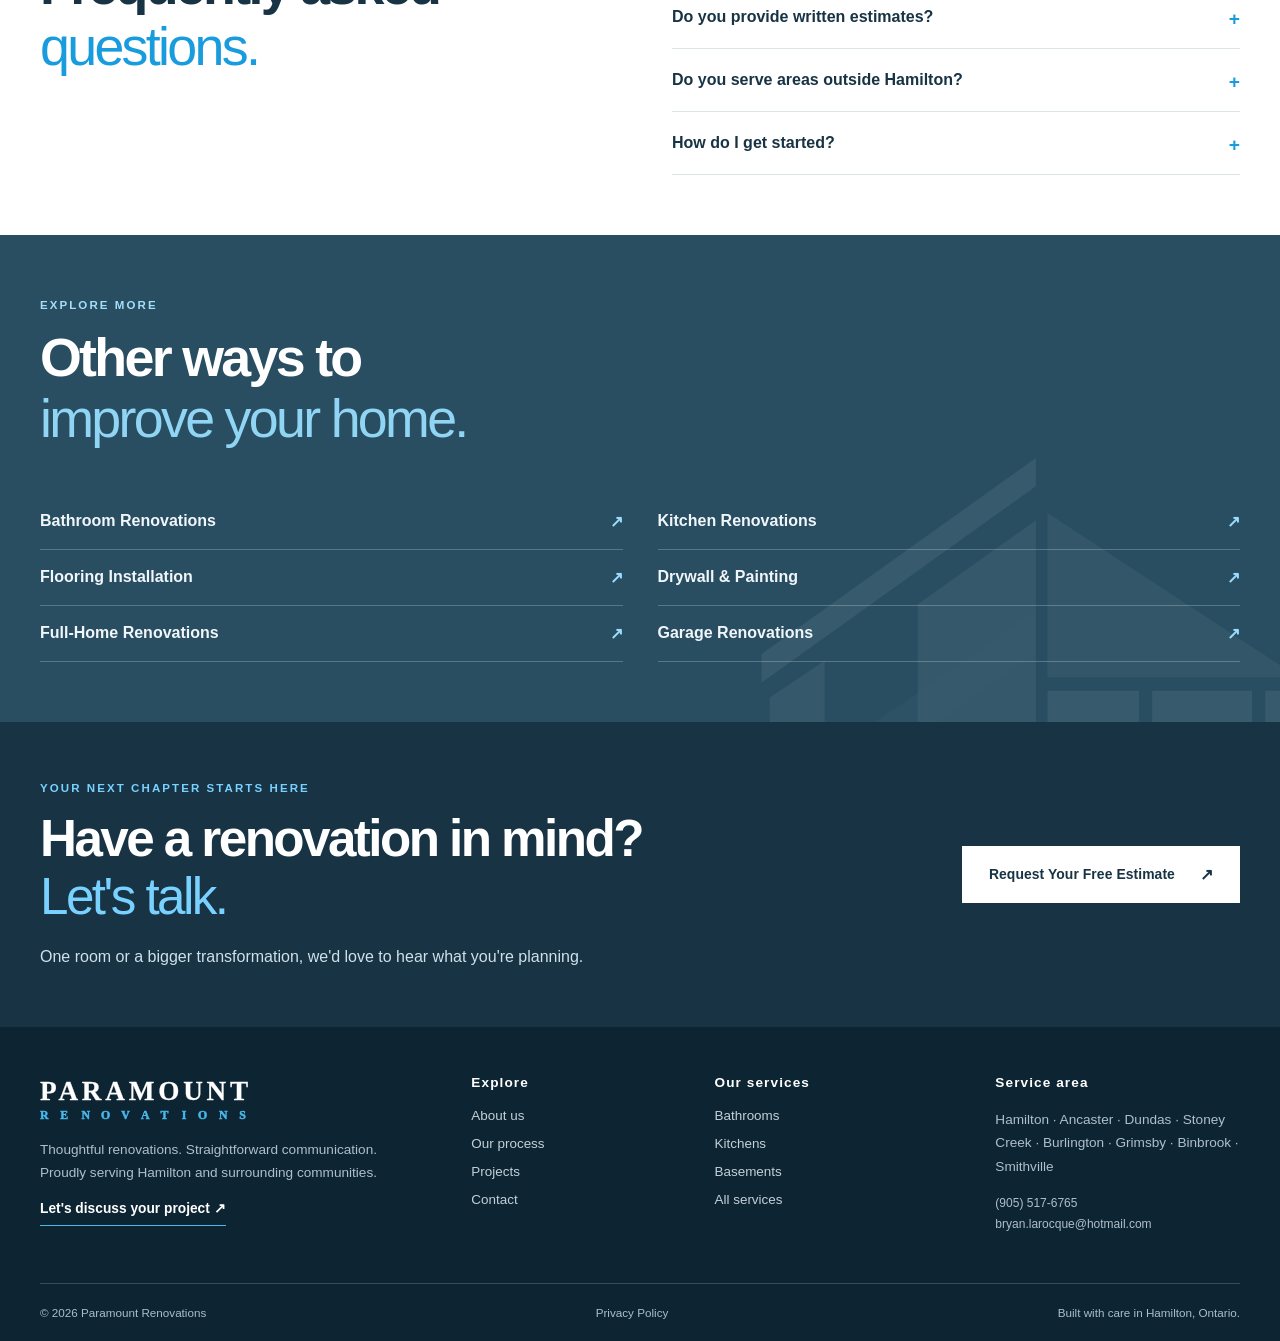
<file: basement-renovations/index.html>
<!doctype html>
<html lang="en-CA">
  <head>
    <meta charset="utf-8" />
    <meta name="viewport" content="width=device-width,initial-scale=1" />
    <meta name="theme-color" content="#173344" />
    <title>Basement Renovations Hamilton | Paramount Renovations</title>
    <meta name="description" content="Basement Renovations in Hamilton, Ontario. Turn underused square footage into a space you love. Free written estimates available." />
    <link rel="icon" href="/assets/favicon.svg" type="image/svg+xml" />
    <link rel="stylesheet" href="/assets/style.css" />
    <script defer src="/assets/main.js"></script>
    <meta name="robots" content="noindex,nofollow" />
    <link rel="canonical" href="https://paramount.example/basement-renovations/" />
    <meta property="og:title" content="Basement Renovations Hamilton | Paramount Renovations" />
    <meta property="og:description" content="Basement Renovations in Hamilton, Ontario. Turn underused square footage into a space you love. Free written estimates available." />
    <meta property="og:type" content="website" />
    <meta property="og:site_name" content="Paramount Renovations" />
    <meta property="og:locale" content="en_CA" />
    <meta property="og:url" content="https://paramount.example/basement-renovations/" />
    <meta property="og:image" content="https://paramount.example/assets/social/paramount.0559d5e570a6.png" />
    <meta property="og:image:secure_url" content="https://paramount.example/assets/social/paramount.0559d5e570a6.png" />
    <meta property="og:image:type" content="image/png" />
    <meta property="og:image:width" content="1200" />
    <meta property="og:image:height" content="630" />
    <meta property="og:image:alt" content="Paramount Renovations" />
    <meta name="twitter:card" content="summary_large_image" />
    <meta name="twitter:title" content="Basement Renovations Hamilton | Paramount Renovations" />
    <meta name="twitter:description" content="Basement Renovations in Hamilton, Ontario. Turn underused square footage into a space you love. Free written estimates available." />
    <meta name="twitter:image" content="https://paramount.example/assets/social/paramount.0559d5e570a6.png" />
    <meta name="twitter:image:alt" content="Paramount Renovations" />
    <script type="application/ld+json">
      {"@context": "https://schema.org", "@type": "WebPage", "name": "Basement Renovations Hamilton", "description": "Basement Renovations in Hamilton, Ontario. Turn underused square footage into a space you love. Free written estimates available.", "isPartOf": {"@type": "WebSite", "name": "Paramount Renovations"}, "url": "https://paramount.example/basement-renovations/"}
    </script>
    <script type="application/ld+json">
      {"@context": "https://schema.org", "@type": "FAQPage", "mainEntity": [{"@type": "Question", "name": "What kinds of projects can you help with?", "acceptedAnswer": {"@type": "Answer", "text": "We can discuss basement renovations of different sizes, from targeted improvements to more extensive updates."}}, {"@type": "Question", "name": "Do you provide written estimates?", "acceptedAnswer": {"@type": "Answer", "text": "Yes. We offer free written estimates based on the proposed work."}}, {"@type": "Question", "name": "Do you serve areas outside Hamilton?", "acceptedAnswer": {"@type": "Answer", "text": "We serve Hamilton, Ancaster, Dundas, Stoney Creek, Burlington, Grimsby, Binbrook and Smithville. Contact us to discuss your location."}}, {"@type": "Question", "name": "How do I get started?", "acceptedAnswer": {"@type": "Answer", "text": "Tell us about your space and goals through the estimate request form. Bryan handles inquiries, with a typical response target of within 24 hours."}}]}
    </script>
  </head>
  <body>
    <a class="skip" href="#main">Skip to content</a>
    <aside class="quote-banner" aria-label="Free renovation quote">
      <div class="container">For a Quick Free Quote <a href="tel:+19055176765">Call (905) 517-6765</a></div>
    </aside>
    <header class="site-header">
      <div class="container nav">
        <a href="/" class="brand" aria-label="Paramount Renovations — home"
          ><span class="brand-mark"><img src="/assets/paramount-logo.png" alt="" width="68" height="60" /></span><span class="brand-text"><strong>PARAMOUNT</strong><small role="img" aria-label="Renovations"><i aria-hidden="true">R</i><i aria-hidden="true">E</i><i aria-hidden="true">N</i><i aria-hidden="true">O</i><i aria-hidden="true">V</i><i aria-hidden="true">A</i><i aria-hidden="true">T</i><i aria-hidden="true">I</i><i aria-hidden="true">O</i><i aria-hidden="true">N</i><i aria-hidden="true">S</i></small></span></a
        ><button type="button" class="menu-toggle" aria-label="Open navigation" aria-expanded="false" aria-controls="nav-links"><span></span><span></span><span></span></button>
        <nav id="nav-links" class="nav-links" aria-label="Primary navigation">
          <a href="/">Home</a>
          <div class="nav-dropdown">
            <a href="/services/">Services <span aria-hidden="true">⌄</span></a>
            <div class="dropdown-menu"><a href="/bathroom-renovations/">Bathrooms</a><a href="/kitchen-renovations/">Kitchens</a><a href="/basement-renovations/">Basements</a><a href="/services/">All services</a></div>
          </div>
          <a href="/our-process/">Our Process</a><a href="/projects/">Projects</a><a href="/about/">About</a><a href="/contact/">Contact</a><a class="btn btn-small" href="/contact/">Get a Free Estimate <span aria-hidden="true">↗</span></a>
        </nav>
      </div>
    </header>
    <main id="main">
      <section class="page-hero">
        <div class="container page-hero-grid">
          <div class="page-hero-content">
            <span class="eyebrow">OUR SERVICES / BASEMENT RENOVATIONS</span>
            <h1>Basement Renovations</h1>
            <p>Turn underused square footage into a space you love.</p>
            <a class="btn" href="/contact/">Get a Free Estimate <span aria-hidden="true">↗</span></a>
          </div>
          <div class="page-hero-image"><img class="" src="/assets/local/basement-inspiration.4fd2451e0656.jpg" alt="Warm finished basement lounge with sectional seating, illuminated wet bar and glass-enclosed gym" loading="eager" decoding="async" /></div>
        </div>
      </section>
      <section class="section service-overview">
        <div class="container split-content">
          <div>
            <span class="eyebrow">DESIGNED FOR YOUR EVERYDAY</span>
            <h2>Make the space<br /><em>work for you.</em></h2>
          </div>
          <div class="prose">
            <p>Turn underused square footage into a space you love. Every home has different priorities, and a good renovation starts by understanding yours.</p>
            <h3>What we can discuss</h3>
            <p>Basement finishing, living spaces, storage and flexible room layouts. We'll review your goals and the specific scope before preparing an estimate.</p>
            <p>Whether your priority is appearance, functionality, repairing worn finishes or improving resale presentation, we'll help you explore practical next steps.</p>
            <a href="/contact/" class="text-link">Discuss your basement renovations project ↗</a>
          </div>
        </div>
      </section>
      <section class="section tint-section">
        <div class="container">
          <span class="eyebrow">HOW WE WORK</span>
          <h2>From first conversation<br /><em>to final details.</em></h2>
          <div class="mini-steps">
            <div>
              <h3>Share your vision</h3>
              <p>Tell us about the room, your priorities and the changes you're considering.</p>
            </div>
            <div>
              <h3>Review the scope</h3>
              <p>Discuss practical options and receive a written estimate.</p>
            </div>
            <div>
              <h3>Move forward together</h3>
              <p>Plan the next steps and keep communication clear as work progresses.</p>
            </div>
          </div>
        </div>
      </section>
      <section class="section service-faq">
        <div class="container faq">
          <div>
            <span class="eyebrow">GOOD TO KNOW</span>
            <h2>Frequently asked<br /><em>questions.</em></h2>
          </div>
          <div>
            <details>
              <summary>What kinds of projects can you help with?</summary>
              <p>We can discuss basement renovations of different sizes, from targeted improvements to more extensive updates.</p>
            </details>
            <details>
              <summary>Do you provide written estimates?</summary>
              <p>Yes. We offer free written estimates based on the proposed work.</p>
            </details>
            <details>
              <summary>Do you serve areas outside Hamilton?</summary>
              <p>We serve Hamilton, Ancaster, Dundas, Stoney Creek, Burlington, Grimsby, Binbrook and Smithville. Contact us to discuss your location.</p>
            </details>
            <details>
              <summary>How do I get started?</summary>
              <p>Tell us about your space and goals through the estimate request form. Bryan handles inquiries, with a typical response target of within 24 hours.</p>
            </details>
          </div>
        </div>
      </section>
      <section class="section related">
        <div class="container">
          <span class="eyebrow">EXPLORE MORE</span>
          <h2>Other ways to<br /><em>improve your home.</em></h2>
          <div class="related-links">
            <a href="/bathroom-renovations/">Bathroom Renovations <span>↗</span></a
            ><a href="/kitchen-renovations/">Kitchen Renovations <span>↗</span></a
            ><a href="/flooring/">Flooring Installation <span>↗</span></a
            ><a href="/drywall-painting/">Drywall &amp; Painting <span>↗</span></a
            ><a href="/full-home-renovations/">Full-Home Renovations <span>↗</span></a
            ><a href="/garage-renovations/">Garage Renovations <span>↗</span></a>
          </div>
        </div>
      </section>
      <section class="final-cta">
        <div class="container final-cta-inner">
          <div>
            <span class="eyebrow eyebrow-light">YOUR NEXT CHAPTER STARTS HERE</span>
            <h2>Have a renovation in mind?<br /><em>Let's talk.</em></h2>
            <p>One room or a bigger transformation, we'd love to hear what you're planning.</p>
          </div>
          <a href="/contact/" class="btn btn-white">Request Your Free Estimate <span aria-hidden="true">↗</span></a>
        </div>
      </section>
    </main>
    <footer class="footer">
      <div class="container footer-grid">
        <div>
          <a href="/" class="footer-brand">PARAMOUNT<span role="img" aria-label="Renovations"><i aria-hidden="true">R</i><i aria-hidden="true">E</i><i aria-hidden="true">N</i><i aria-hidden="true">O</i><i aria-hidden="true">V</i><i aria-hidden="true">A</i><i aria-hidden="true">T</i><i aria-hidden="true">I</i><i aria-hidden="true">O</i><i aria-hidden="true">N</i><i aria-hidden="true">S</i></span></a>
          <p>Thoughtful renovations. Straightforward communication. Proudly serving Hamilton and surrounding communities.</p>
          <a class="text-link light" href="/contact/">Let's discuss your project ↗</a>
        </div>
        <div>
          <h3>Explore</h3>
          <a href="/about/">About us</a><a href="/our-process/">Our process</a><a href="/projects/">Projects</a><a href="/contact/">Contact</a>
        </div>
        <div>
          <h3>Our services</h3>
          <a href="/bathroom-renovations/">Bathrooms</a><a href="/kitchen-renovations/">Kitchens</a><a href="/basement-renovations/">Basements</a><a href="/services/">All services</a>
        </div>
        <div>
          <h3>Service area</h3>
          <p>Hamilton · Ancaster · Dundas · Stoney Creek · Burlington · Grimsby · Binbrook · Smithville</p>
          <p class="footer-note"><a href="tel:+19055176765">(905) 517-6765</a><br /><a href="mailto:bryan.larocque@hotmail.com">bryan.larocque@hotmail.com</a></p>
        </div>
      </div>
      <div class="container footer-bottom">
        <span>© <span id="year">2026</span> Paramount Renovations</span><a href="/privacy-policy/">Privacy Policy</a><span>Built with care in Hamilton, Ontario.</span>
      </div>
    </footer>
    <nav class="mobile-contact-bar" aria-label="Quick contact"><a href="tel:+19055176765" aria-label="Call Paramount Renovations at (905) 517-6765">Call Now</a><a href="/contact/#estimate-form">Free Quote</a></nav>
  </body>
</html>
</file>
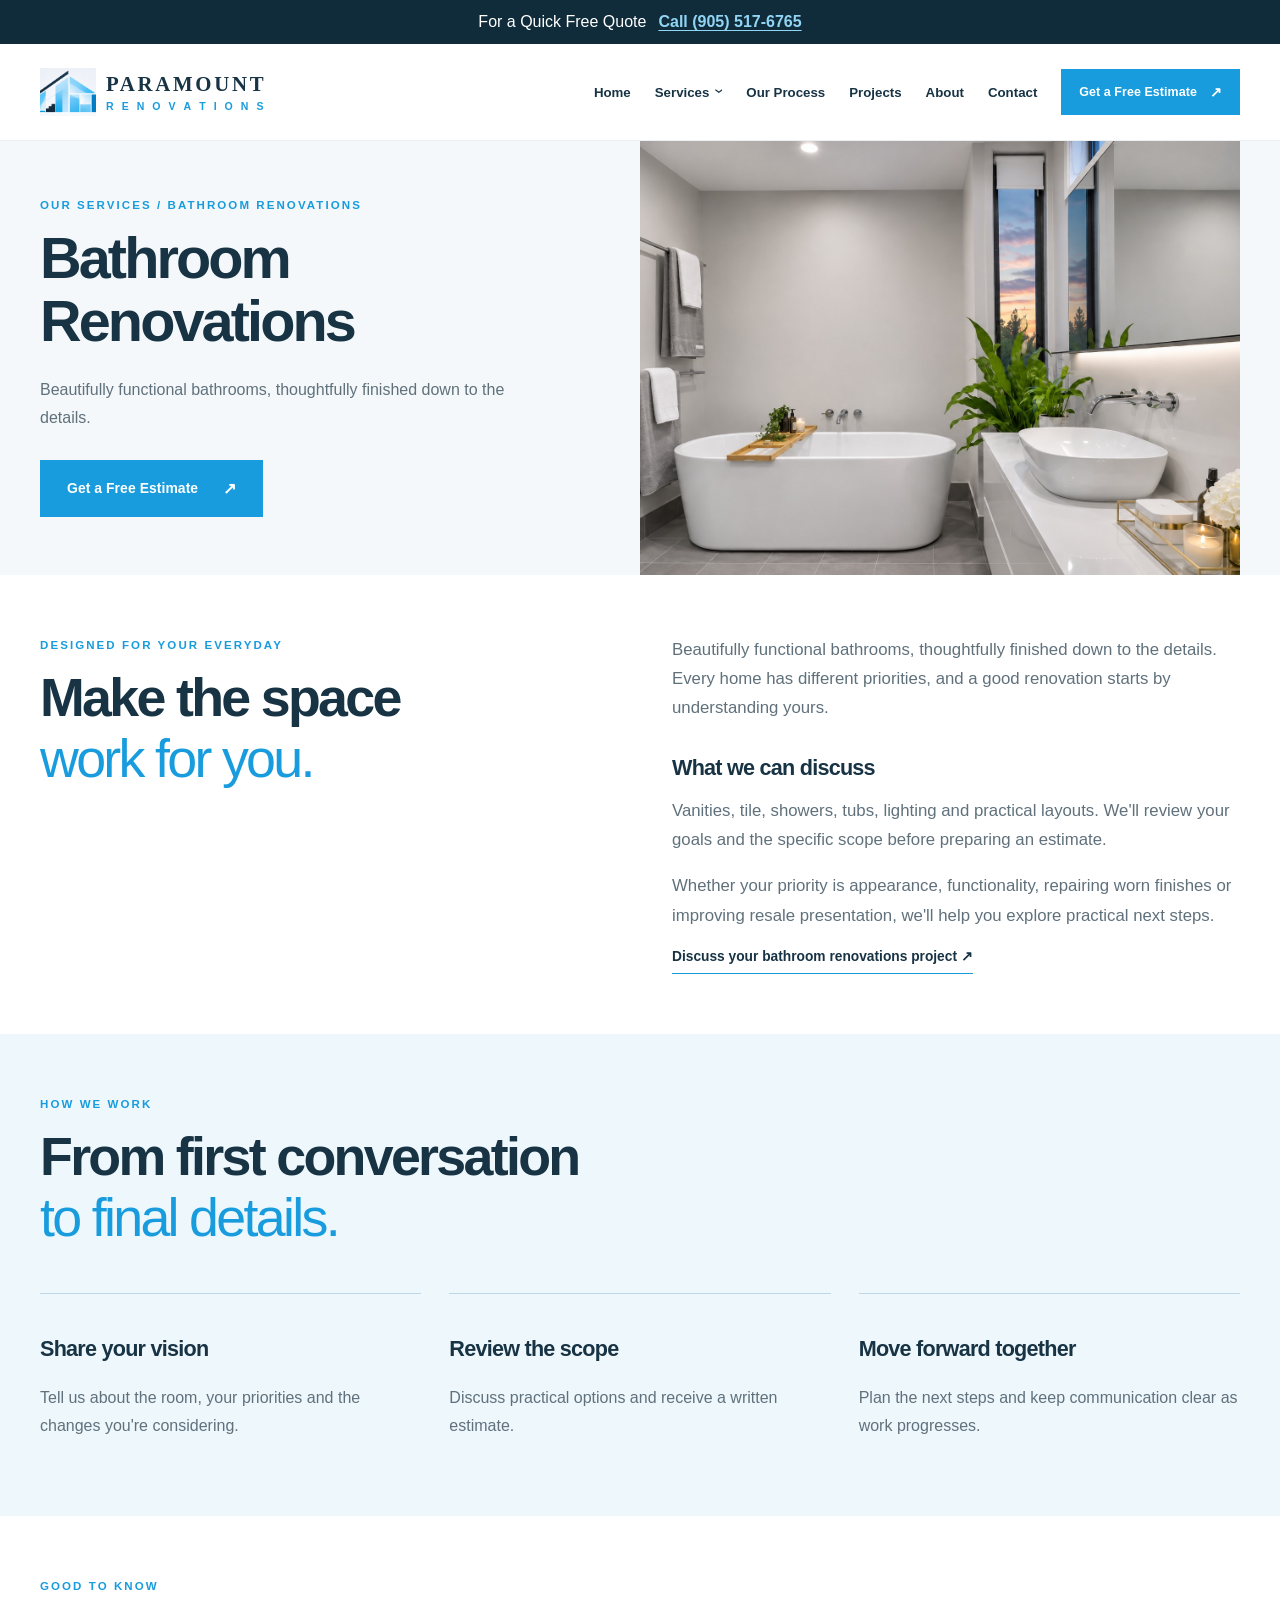
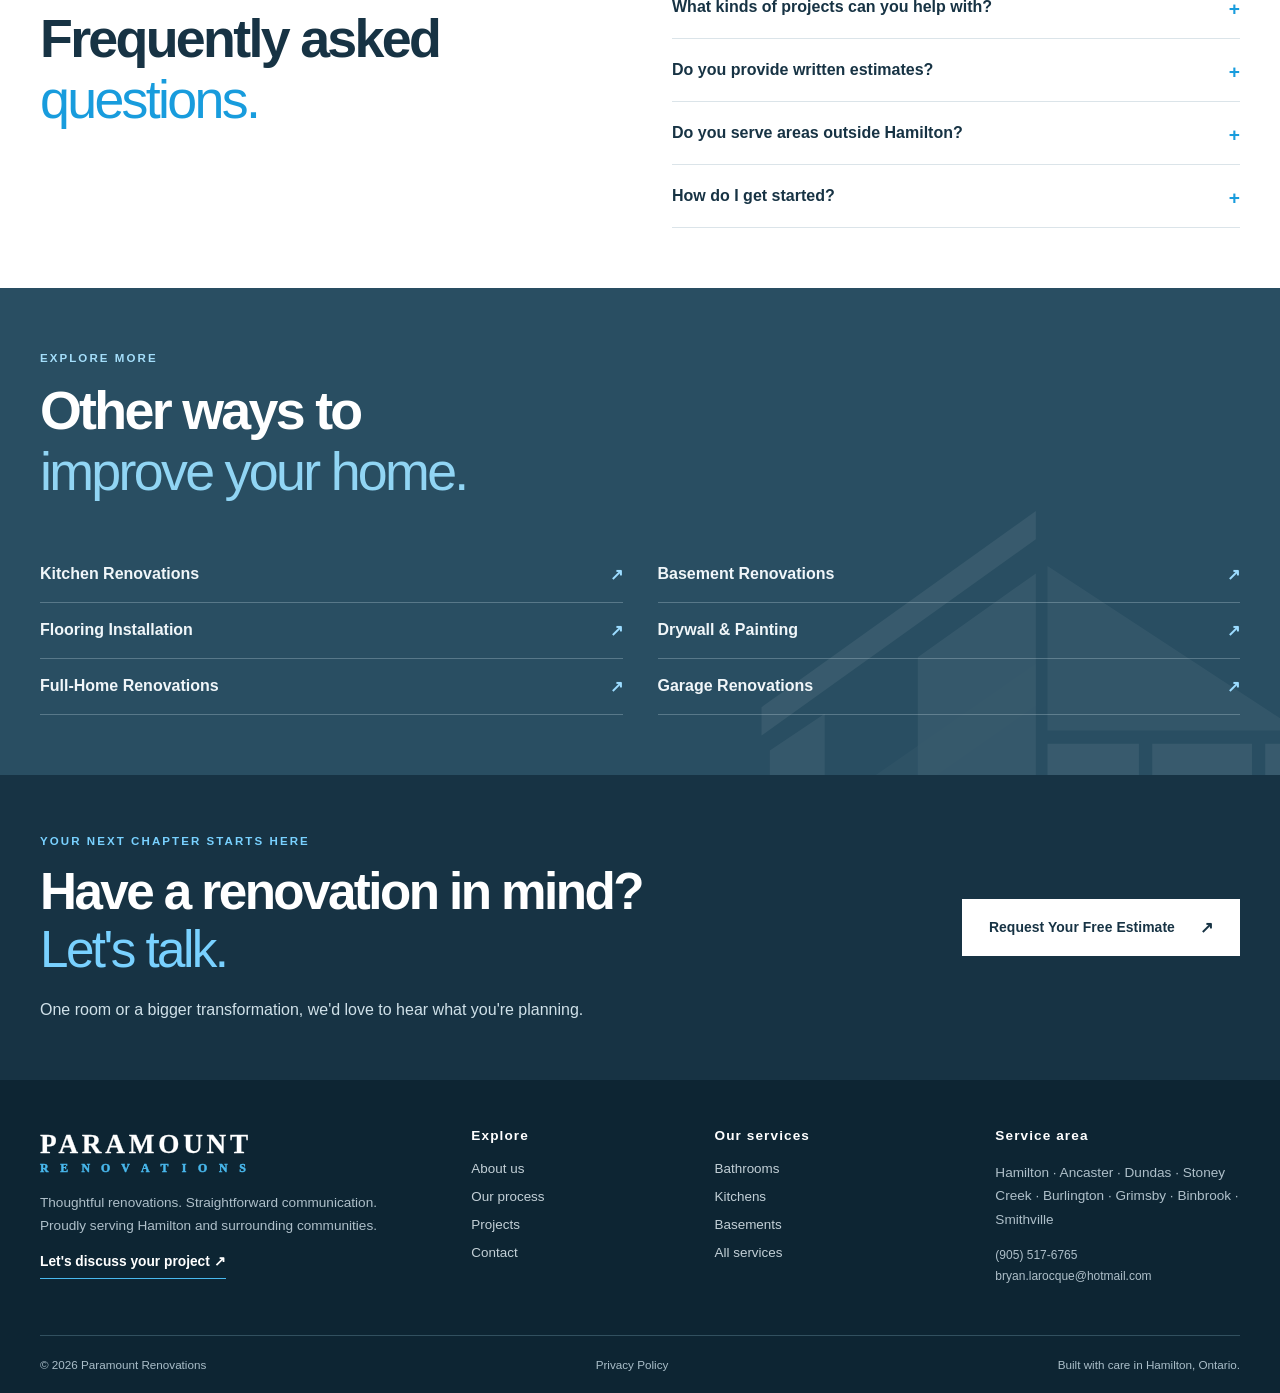
<file: bathroom-renovations/index.html>
<!doctype html>
<html lang="en-CA">
  <head>
    <meta charset="utf-8" />
    <meta name="viewport" content="width=device-width,initial-scale=1" />
    <meta name="theme-color" content="#173344" />
    <title>Bathroom Renovations Hamilton | Paramount Renovations</title>
    <meta name="description" content="Bathroom Renovations in Hamilton, Ontario. Beautifully functional bathrooms, thoughtfully finished down to the details. Free written estimates available." />
    <link rel="icon" href="/assets/favicon.svg" type="image/svg+xml" />
    <link rel="stylesheet" href="/assets/style.css" />
    <script defer src="/assets/main.js"></script>
    <meta name="robots" content="noindex,nofollow" />
    <link rel="canonical" href="https://paramount.example/bathroom-renovations/" />
    <meta property="og:title" content="Bathroom Renovations Hamilton | Paramount Renovations" />
    <meta property="og:description" content="Bathroom Renovations in Hamilton, Ontario. Beautifully functional bathrooms, thoughtfully finished down to the details. Free written estimates available." />
    <meta property="og:type" content="website" />
    <meta property="og:site_name" content="Paramount Renovations" />
    <meta property="og:locale" content="en_CA" />
    <meta property="og:url" content="https://paramount.example/bathroom-renovations/" />
    <meta property="og:image" content="https://paramount.example/assets/social/paramount.0559d5e570a6.png" />
    <meta property="og:image:secure_url" content="https://paramount.example/assets/social/paramount.0559d5e570a6.png" />
    <meta property="og:image:type" content="image/png" />
    <meta property="og:image:width" content="1200" />
    <meta property="og:image:height" content="630" />
    <meta property="og:image:alt" content="Paramount Renovations" />
    <meta name="twitter:card" content="summary_large_image" />
    <meta name="twitter:title" content="Bathroom Renovations Hamilton | Paramount Renovations" />
    <meta name="twitter:description" content="Bathroom Renovations in Hamilton, Ontario. Beautifully functional bathrooms, thoughtfully finished down to the details. Free written estimates available." />
    <meta name="twitter:image" content="https://paramount.example/assets/social/paramount.0559d5e570a6.png" />
    <meta name="twitter:image:alt" content="Paramount Renovations" />
    <script type="application/ld+json">
      {"@context": "https://schema.org", "@type": "WebPage", "name": "Bathroom Renovations Hamilton", "description": "Bathroom Renovations in Hamilton, Ontario. Beautifully functional bathrooms, thoughtfully finished down to the details. Free written estimates available.", "isPartOf": {"@type": "WebSite", "name": "Paramount Renovations"}, "url": "https://paramount.example/bathroom-renovations/"}
    </script>
    <script type="application/ld+json">
      {"@context": "https://schema.org", "@type": "FAQPage", "mainEntity": [{"@type": "Question", "name": "What kinds of projects can you help with?", "acceptedAnswer": {"@type": "Answer", "text": "We can discuss bathroom renovations of different sizes, from targeted improvements to more extensive updates."}}, {"@type": "Question", "name": "Do you provide written estimates?", "acceptedAnswer": {"@type": "Answer", "text": "Yes. We offer free written estimates based on the proposed work."}}, {"@type": "Question", "name": "Do you serve areas outside Hamilton?", "acceptedAnswer": {"@type": "Answer", "text": "We serve Hamilton, Ancaster, Dundas, Stoney Creek, Burlington, Grimsby, Binbrook and Smithville. Contact us to discuss your location."}}, {"@type": "Question", "name": "How do I get started?", "acceptedAnswer": {"@type": "Answer", "text": "Tell us about your space and goals through the estimate request form. Bryan handles inquiries, with a typical response target of within 24 hours."}}]}
    </script>
  </head>
  <body>
    <a class="skip" href="#main">Skip to content</a>
    <aside class="quote-banner" aria-label="Free renovation quote">
      <div class="container">For a Quick Free Quote <a href="tel:+19055176765">Call (905) 517-6765</a></div>
    </aside>
    <header class="site-header">
      <div class="container nav">
        <a href="/" class="brand" aria-label="Paramount Renovations — home"
          ><span class="brand-mark"><img src="/assets/paramount-logo.png" alt="" width="68" height="60" /></span><span class="brand-text"><strong>PARAMOUNT</strong><small role="img" aria-label="Renovations"><i aria-hidden="true">R</i><i aria-hidden="true">E</i><i aria-hidden="true">N</i><i aria-hidden="true">O</i><i aria-hidden="true">V</i><i aria-hidden="true">A</i><i aria-hidden="true">T</i><i aria-hidden="true">I</i><i aria-hidden="true">O</i><i aria-hidden="true">N</i><i aria-hidden="true">S</i></small></span></a
        ><button type="button" class="menu-toggle" aria-label="Open navigation" aria-expanded="false" aria-controls="nav-links"><span></span><span></span><span></span></button>
        <nav id="nav-links" class="nav-links" aria-label="Primary navigation">
          <a href="/">Home</a>
          <div class="nav-dropdown">
            <a href="/services/">Services <span aria-hidden="true">⌄</span></a>
            <div class="dropdown-menu"><a href="/bathroom-renovations/">Bathrooms</a><a href="/kitchen-renovations/">Kitchens</a><a href="/basement-renovations/">Basements</a><a href="/services/">All services</a></div>
          </div>
          <a href="/our-process/">Our Process</a><a href="/projects/">Projects</a><a href="/about/">About</a><a href="/contact/">Contact</a><a class="btn btn-small" href="/contact/">Get a Free Estimate <span aria-hidden="true">↗</span></a>
        </nav>
      </div>
    </header>
    <main id="main">
      <section class="page-hero">
        <div class="container page-hero-grid">
          <div class="page-hero-content">
            <span class="eyebrow">OUR SERVICES / BATHROOM RENOVATIONS</span>
            <h1>Bathroom Renovations</h1>
            <p>Beautifully functional bathrooms, thoughtfully finished down to the details.</p>
            <a class="btn" href="/contact/">Get a Free Estimate <span aria-hidden="true">↗</span></a>
          </div>
          <div class="page-hero-image"><img class="" src="/assets/local/bathroom-inspiration.079b1faaa717.jpg" alt="Bathroom with freestanding tub, vessel sink and softly illuminated mirror" loading="eager" decoding="async" /></div>
        </div>
      </section>
      <section class="section service-overview">
        <div class="container split-content">
          <div>
            <span class="eyebrow">DESIGNED FOR YOUR EVERYDAY</span>
            <h2>Make the space<br /><em>work for you.</em></h2>
          </div>
          <div class="prose">
            <p>Beautifully functional bathrooms, thoughtfully finished down to the details. Every home has different priorities, and a good renovation starts by understanding yours.</p>
            <h3>What we can discuss</h3>
            <p>Vanities, tile, showers, tubs, lighting and practical layouts. We'll review your goals and the specific scope before preparing an estimate.</p>
            <p>Whether your priority is appearance, functionality, repairing worn finishes or improving resale presentation, we'll help you explore practical next steps.</p>
            <a href="/contact/" class="text-link">Discuss your bathroom renovations project ↗</a>
          </div>
        </div>
      </section>
      <section class="section tint-section">
        <div class="container">
          <span class="eyebrow">HOW WE WORK</span>
          <h2>From first conversation<br /><em>to final details.</em></h2>
          <div class="mini-steps">
            <div>
              <h3>Share your vision</h3>
              <p>Tell us about the room, your priorities and the changes you're considering.</p>
            </div>
            <div>
              <h3>Review the scope</h3>
              <p>Discuss practical options and receive a written estimate.</p>
            </div>
            <div>
              <h3>Move forward together</h3>
              <p>Plan the next steps and keep communication clear as work progresses.</p>
            </div>
          </div>
        </div>
      </section>
      <section class="section service-faq">
        <div class="container faq">
          <div>
            <span class="eyebrow">GOOD TO KNOW</span>
            <h2>Frequently asked<br /><em>questions.</em></h2>
          </div>
          <div>
            <details>
              <summary>What kinds of projects can you help with?</summary>
              <p>We can discuss bathroom renovations of different sizes, from targeted improvements to more extensive updates.</p>
            </details>
            <details>
              <summary>Do you provide written estimates?</summary>
              <p>Yes. We offer free written estimates based on the proposed work.</p>
            </details>
            <details>
              <summary>Do you serve areas outside Hamilton?</summary>
              <p>We serve Hamilton, Ancaster, Dundas, Stoney Creek, Burlington, Grimsby, Binbrook and Smithville. Contact us to discuss your location.</p>
            </details>
            <details>
              <summary>How do I get started?</summary>
              <p>Tell us about your space and goals through the estimate request form. Bryan handles inquiries, with a typical response target of within 24 hours.</p>
            </details>
          </div>
        </div>
      </section>
      <section class="section related">
        <div class="container">
          <span class="eyebrow">EXPLORE MORE</span>
          <h2>Other ways to<br /><em>improve your home.</em></h2>
          <div class="related-links">
            <a href="/kitchen-renovations/">Kitchen Renovations <span>↗</span></a
            ><a href="/basement-renovations/">Basement Renovations <span>↗</span></a
            ><a href="/flooring/">Flooring Installation <span>↗</span></a
            ><a href="/drywall-painting/">Drywall &amp; Painting <span>↗</span></a
            ><a href="/full-home-renovations/">Full-Home Renovations <span>↗</span></a
            ><a href="/garage-renovations/">Garage Renovations <span>↗</span></a>
          </div>
        </div>
      </section>
      <section class="final-cta">
        <div class="container final-cta-inner">
          <div>
            <span class="eyebrow eyebrow-light">YOUR NEXT CHAPTER STARTS HERE</span>
            <h2>Have a renovation in mind?<br /><em>Let's talk.</em></h2>
            <p>One room or a bigger transformation, we'd love to hear what you're planning.</p>
          </div>
          <a href="/contact/" class="btn btn-white">Request Your Free Estimate <span aria-hidden="true">↗</span></a>
        </div>
      </section>
    </main>
    <footer class="footer">
      <div class="container footer-grid">
        <div>
          <a href="/" class="footer-brand">PARAMOUNT<span role="img" aria-label="Renovations"><i aria-hidden="true">R</i><i aria-hidden="true">E</i><i aria-hidden="true">N</i><i aria-hidden="true">O</i><i aria-hidden="true">V</i><i aria-hidden="true">A</i><i aria-hidden="true">T</i><i aria-hidden="true">I</i><i aria-hidden="true">O</i><i aria-hidden="true">N</i><i aria-hidden="true">S</i></span></a>
          <p>Thoughtful renovations. Straightforward communication. Proudly serving Hamilton and surrounding communities.</p>
          <a class="text-link light" href="/contact/">Let's discuss your project ↗</a>
        </div>
        <div>
          <h3>Explore</h3>
          <a href="/about/">About us</a><a href="/our-process/">Our process</a><a href="/projects/">Projects</a><a href="/contact/">Contact</a>
        </div>
        <div>
          <h3>Our services</h3>
          <a href="/bathroom-renovations/">Bathrooms</a><a href="/kitchen-renovations/">Kitchens</a><a href="/basement-renovations/">Basements</a><a href="/services/">All services</a>
        </div>
        <div>
          <h3>Service area</h3>
          <p>Hamilton · Ancaster · Dundas · Stoney Creek · Burlington · Grimsby · Binbrook · Smithville</p>
          <p class="footer-note"><a href="tel:+19055176765">(905) 517-6765</a><br /><a href="mailto:bryan.larocque@hotmail.com">bryan.larocque@hotmail.com</a></p>
        </div>
      </div>
      <div class="container footer-bottom">
        <span>© <span id="year">2026</span> Paramount Renovations</span><a href="/privacy-policy/">Privacy Policy</a><span>Built with care in Hamilton, Ontario.</span>
      </div>
    </footer>
    <nav class="mobile-contact-bar" aria-label="Quick contact"><a href="tel:+19055176765" aria-label="Call Paramount Renovations at (905) 517-6765">Call Now</a><a href="/contact/#estimate-form">Free Quote</a></nav>
  </body>
</html>
</file>
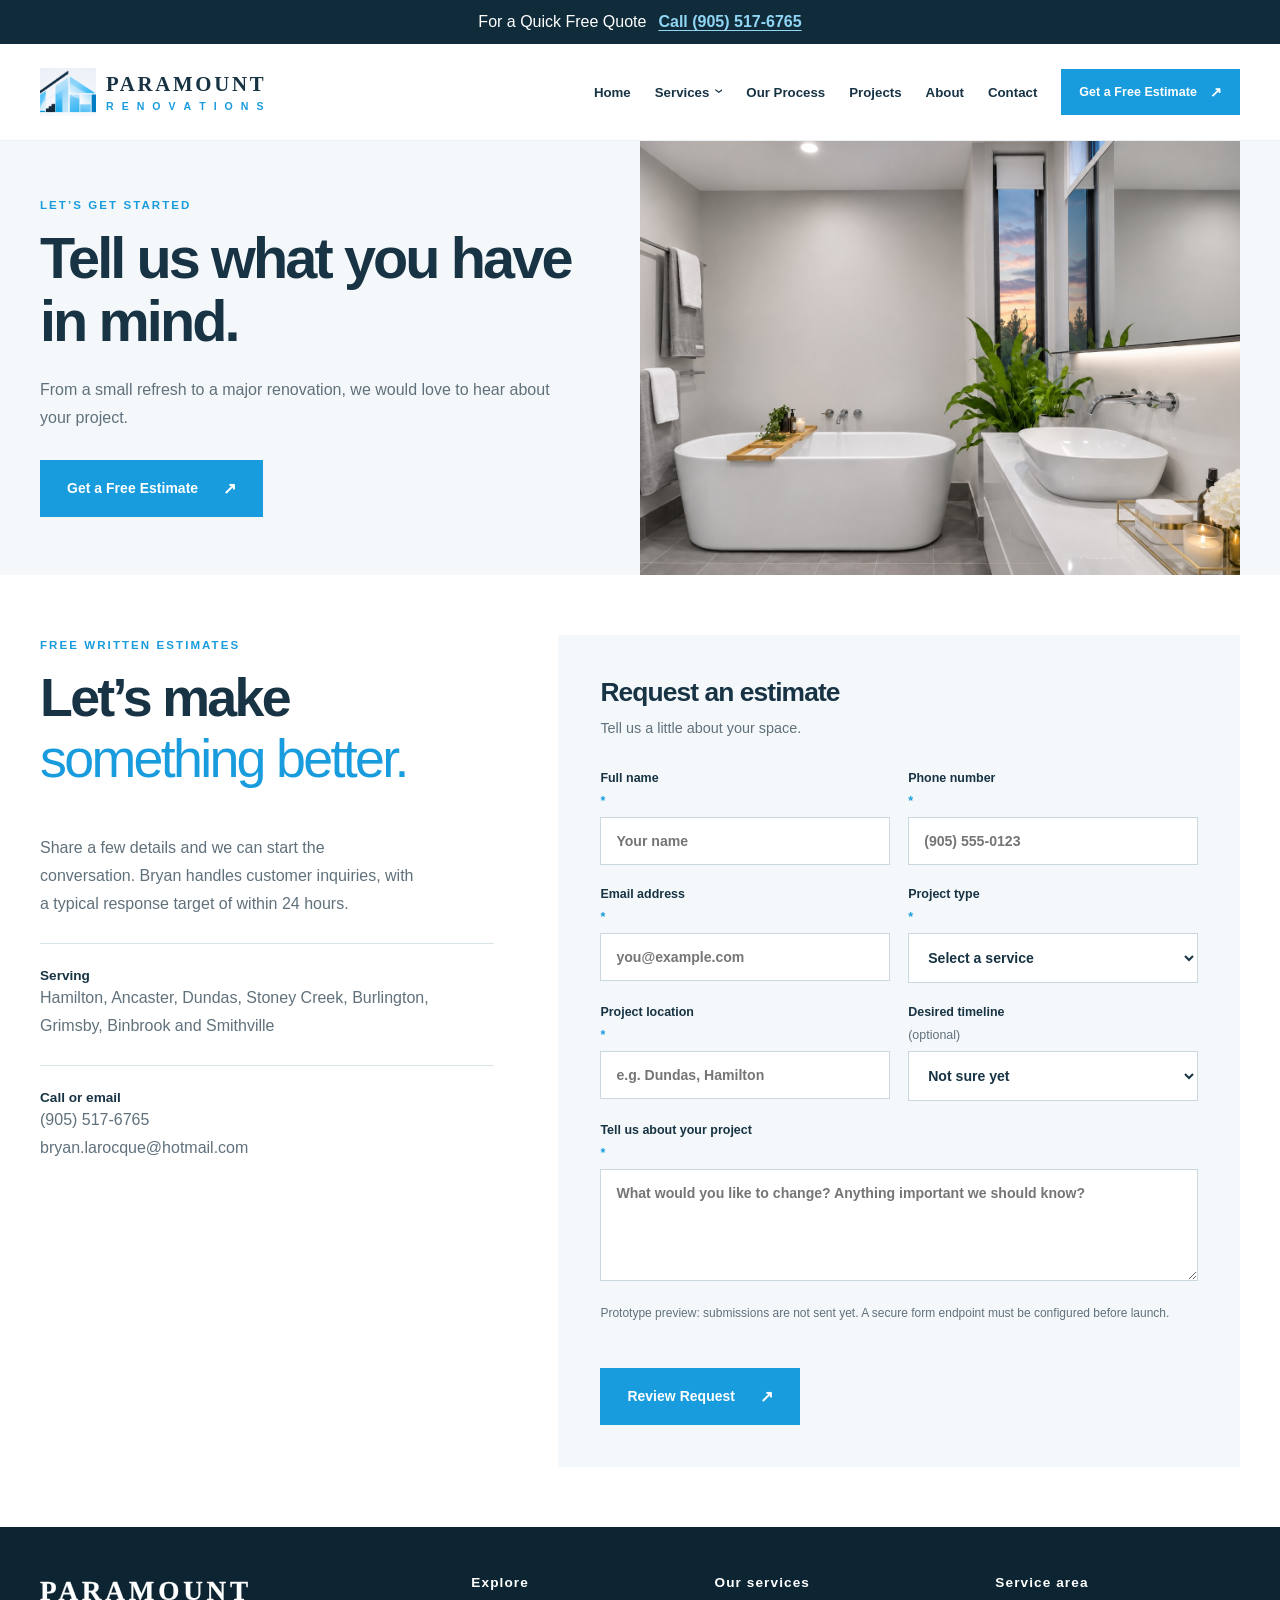
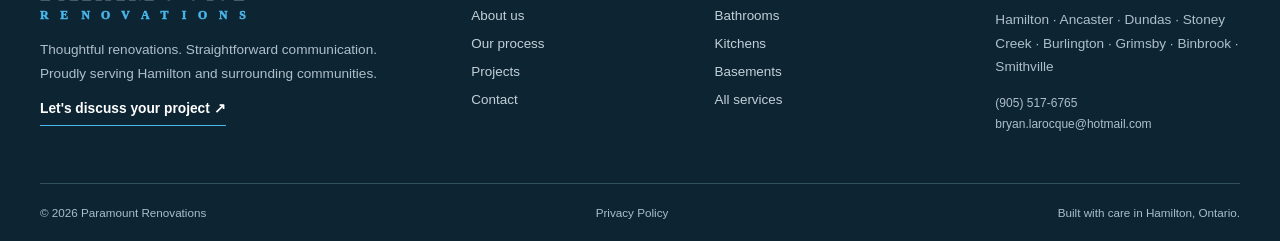
<file: contact/index.html>
<!doctype html>
<html lang="en-CA">
  <head>
    <meta charset="utf-8" />
    <meta name="viewport" content="width=device-width,initial-scale=1" />
    <meta name="theme-color" content="#173344" />
    <title>Contact &amp; Free Renovation Estimate | Paramount Renovations</title>
    <meta name="description" content="Request a free written renovation estimate in Hamilton and surrounding communities." />
    <link rel="icon" href="/assets/favicon.svg" type="image/svg+xml" />
    <link rel="stylesheet" href="/assets/style.css" />
    <script defer src="/assets/main.js"></script>
    <meta name="robots" content="noindex,nofollow" />
    <link rel="canonical" href="https://paramount.example/contact/" />
    <meta property="og:title" content="Contact &amp; Free Renovation Estimate | Paramount Renovations" />
    <meta property="og:description" content="Request a free written renovation estimate in Hamilton and surrounding communities." />
    <meta property="og:type" content="website" />
    <meta property="og:site_name" content="Paramount Renovations" />
    <meta property="og:locale" content="en_CA" />
    <meta property="og:url" content="https://paramount.example/contact/" />
    <meta property="og:image" content="https://paramount.example/assets/social/paramount.0559d5e570a6.png" />
    <meta property="og:image:secure_url" content="https://paramount.example/assets/social/paramount.0559d5e570a6.png" />
    <meta property="og:image:type" content="image/png" />
    <meta property="og:image:width" content="1200" />
    <meta property="og:image:height" content="630" />
    <meta property="og:image:alt" content="Paramount Renovations" />
    <meta name="twitter:card" content="summary_large_image" />
    <meta name="twitter:title" content="Contact &amp; Free Renovation Estimate | Paramount Renovations" />
    <meta name="twitter:description" content="Request a free written renovation estimate in Hamilton and surrounding communities." />
    <meta name="twitter:image" content="https://paramount.example/assets/social/paramount.0559d5e570a6.png" />
    <meta name="twitter:image:alt" content="Paramount Renovations" />
    <script type="application/ld+json">
      {"@context": "https://schema.org", "@type": "WebPage", "name": "Contact & Free Renovation Estimate", "description": "Request a free written renovation estimate in Hamilton and surrounding communities.", "isPartOf": {"@type": "WebSite", "name": "Paramount Renovations"}, "url": "https://paramount.example/contact/"}
    </script>
  </head>
  <body>
    <a class="skip" href="#main">Skip to content</a>
    <aside class="quote-banner" aria-label="Free renovation quote">
      <div class="container">For a Quick Free Quote <a href="tel:+19055176765">Call (905) 517-6765</a></div>
    </aside>
    <header class="site-header">
      <div class="container nav">
        <a href="/" class="brand" aria-label="Paramount Renovations — home"
          ><span class="brand-mark"><img src="/assets/paramount-logo.png" alt="" width="68" height="60" /></span><span class="brand-text"><strong>PARAMOUNT</strong><small role="img" aria-label="Renovations"><i aria-hidden="true">R</i><i aria-hidden="true">E</i><i aria-hidden="true">N</i><i aria-hidden="true">O</i><i aria-hidden="true">V</i><i aria-hidden="true">A</i><i aria-hidden="true">T</i><i aria-hidden="true">I</i><i aria-hidden="true">O</i><i aria-hidden="true">N</i><i aria-hidden="true">S</i></small></span></a
        ><button type="button" class="menu-toggle" aria-label="Open navigation" aria-expanded="false" aria-controls="nav-links"><span></span><span></span><span></span></button>
        <nav id="nav-links" class="nav-links" aria-label="Primary navigation">
          <a href="/">Home</a>
          <div class="nav-dropdown">
            <a href="/services/">Services <span aria-hidden="true">⌄</span></a>
            <div class="dropdown-menu"><a href="/bathroom-renovations/">Bathrooms</a><a href="/kitchen-renovations/">Kitchens</a><a href="/basement-renovations/">Basements</a><a href="/services/">All services</a></div>
          </div>
          <a href="/our-process/">Our Process</a><a href="/projects/">Projects</a><a href="/about/">About</a><a href="/contact/">Contact</a><a class="btn btn-small" href="/contact/">Get a Free Estimate <span aria-hidden="true">↗</span></a>
        </nav>
      </div>
    </header>
    <main id="main">
      <section class="page-hero">
        <div class="container page-hero-grid">
          <div class="page-hero-content">
            <span class="eyebrow">LET’S GET STARTED</span>
            <h1>Tell us what you have in mind.</h1>
            <p>From a small refresh to a major renovation, we would love to hear about your project.</p>
            <a class="btn" href="/contact/">Get a Free Estimate <span aria-hidden="true">↗</span></a>
          </div>
          <div class="page-hero-image"><img class="" src="/assets/local/bathroom-inspiration.079b1faaa717.jpg" alt="Bathroom with freestanding tub, vessel sink and softly illuminated mirror" loading="eager" decoding="async" /></div>
        </div>
      </section>
      <section class="section">
        <div class="container contact-grid">
          <div>
            <span class="eyebrow">FREE WRITTEN ESTIMATES</span>
            <h2>Let’s make<br /><em>something better.</em></h2>
            <p>Share a few details and we can start the conversation. Bryan handles customer inquiries, with a typical response target of within 24 hours.</p>
            <div class="contact-detail">
              <strong>Serving</strong>
              <p>Hamilton, Ancaster, Dundas, Stoney Creek, Burlington, Grimsby, Binbrook and Smithville</p>
            </div>
            <div class="contact-detail">
              <strong>Call or email</strong>
              <p><a href="tel:+19055176765">(905) 517-6765</a><br /><a href="mailto:bryan.larocque@hotmail.com">bryan.larocque@hotmail.com</a></p>
            </div>
          </div>
          <div class="form-panel">
            <h3>Request an estimate</h3>
            <p>Tell us a little about your space.</p>
            <form id="estimate-form" class="estimate-form" novalidate>
              <div class="form-row">
                <label>Full name <span>*</span><input type="text" name="name" autocomplete="name" required placeholder="Your name" /></label><label>Phone number <span>*</span><input name="phone" type="tel" autocomplete="tel" required placeholder="(905) 555-0123" /></label>
              </div>
              <div class="form-row">
                <label>Email address <span>*</span><input name="email" type="email" autocomplete="email" required placeholder="you@example.com" /></label
                ><label
                  >Project type <span>*</span
                  ><select name="project" required>
                    <option value="">Select a service</option>
                    <option>Bathroom Renovations</option>
                    <option>Kitchen Renovations</option>
                    <option>Basement Renovations</option>
                    <option>Flooring Installation</option>
                    <option>Drywall &amp; Painting</option>
                    <option>Full-Home Renovations</option>
                    <option>Garage Renovations</option>
                    <option>Other / not sure yet</option>
                  </select></label
                >
              </div>
              <div class="form-row">
                <label>Project location <span>*</span><input type="text" name="location" required placeholder="e.g. Dundas, Hamilton" /></label
                ><label
                  >Desired timeline <span class="optional">(optional)</span
                  ><select name="timeline">
                    <option value="">Not sure yet</option>
                    <option>As soon as practical</option>
                    <option>Within 1–3 months</option>
                    <option>Within 3–6 months</option>
                    <option>Just exploring</option>
                  </select></label
                >
              </div>
              <label>Tell us about your project <span>*</span><textarea name="description" required rows="5" placeholder="What would you like to change? Anything important we should know?"></textarea></label>
              <p class="form-help">Prototype preview: submissions are not sent yet. A secure form endpoint must be configured before launch.</p>
              <div id="form-status" class="form-status" role="status" aria-live="polite"></div>
              <button class="btn" type="submit">Review Request <span aria-hidden="true">↗</span></button>
            </form>
          </div>
        </div>
      </section>
    </main>
    <footer class="footer">
      <div class="container footer-grid">
        <div>
          <a href="/" class="footer-brand">PARAMOUNT<span role="img" aria-label="Renovations"><i aria-hidden="true">R</i><i aria-hidden="true">E</i><i aria-hidden="true">N</i><i aria-hidden="true">O</i><i aria-hidden="true">V</i><i aria-hidden="true">A</i><i aria-hidden="true">T</i><i aria-hidden="true">I</i><i aria-hidden="true">O</i><i aria-hidden="true">N</i><i aria-hidden="true">S</i></span></a>
          <p>Thoughtful renovations. Straightforward communication. Proudly serving Hamilton and surrounding communities.</p>
          <a class="text-link light" href="/contact/">Let's discuss your project ↗</a>
        </div>
        <div>
          <h3>Explore</h3>
          <a href="/about/">About us</a><a href="/our-process/">Our process</a><a href="/projects/">Projects</a><a href="/contact/">Contact</a>
        </div>
        <div>
          <h3>Our services</h3>
          <a href="/bathroom-renovations/">Bathrooms</a><a href="/kitchen-renovations/">Kitchens</a><a href="/basement-renovations/">Basements</a><a href="/services/">All services</a>
        </div>
        <div>
          <h3>Service area</h3>
          <p>Hamilton · Ancaster · Dundas · Stoney Creek · Burlington · Grimsby · Binbrook · Smithville</p>
          <p class="footer-note"><a href="tel:+19055176765">(905) 517-6765</a><br /><a href="mailto:bryan.larocque@hotmail.com">bryan.larocque@hotmail.com</a></p>
        </div>
      </div>
      <div class="container footer-bottom">
        <span>© <span id="year">2026</span> Paramount Renovations</span><a href="/privacy-policy/">Privacy Policy</a><span>Built with care in Hamilton, Ontario.</span>
      </div>
    </footer>
    <nav class="mobile-contact-bar" aria-label="Quick contact"><a href="tel:+19055176765" aria-label="Call Paramount Renovations at (905) 517-6765">Call Now</a><a href="/contact/#estimate-form">Free Quote</a></nav>
  </body>
</html>
</file>
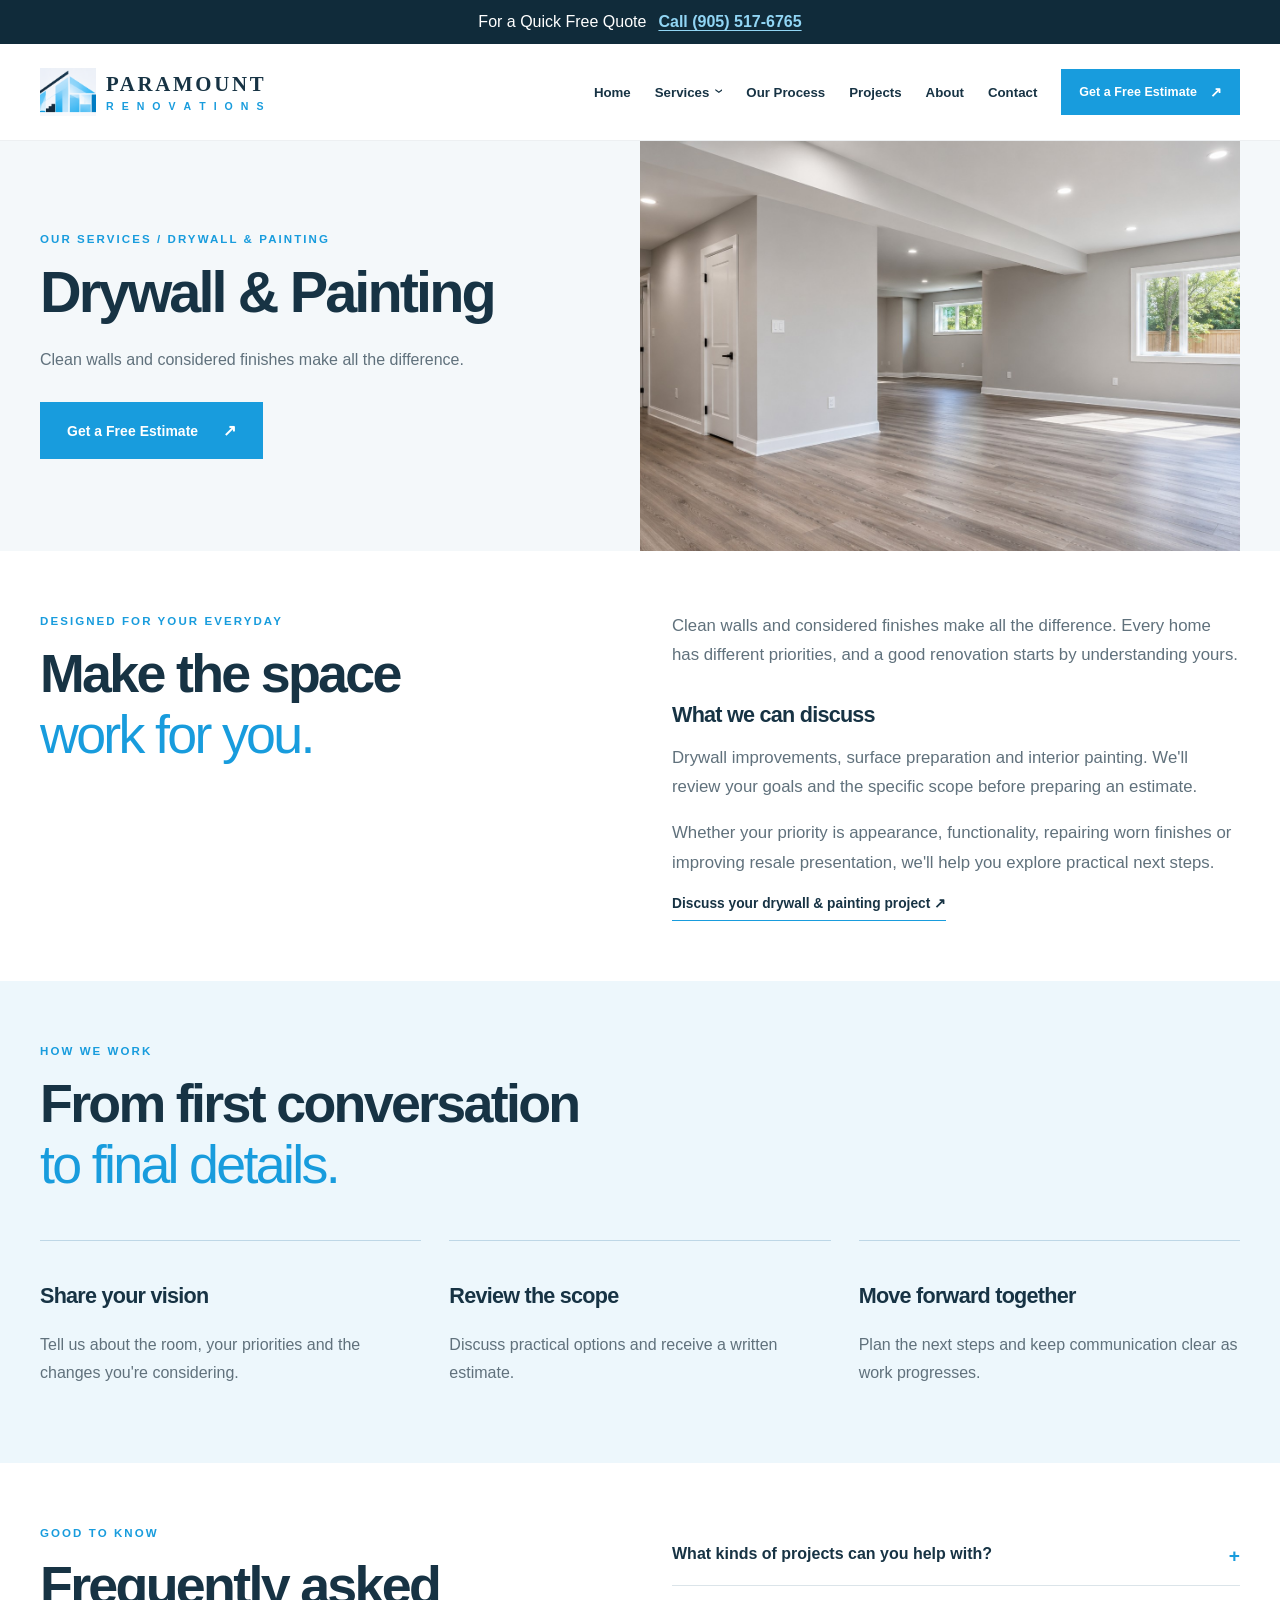
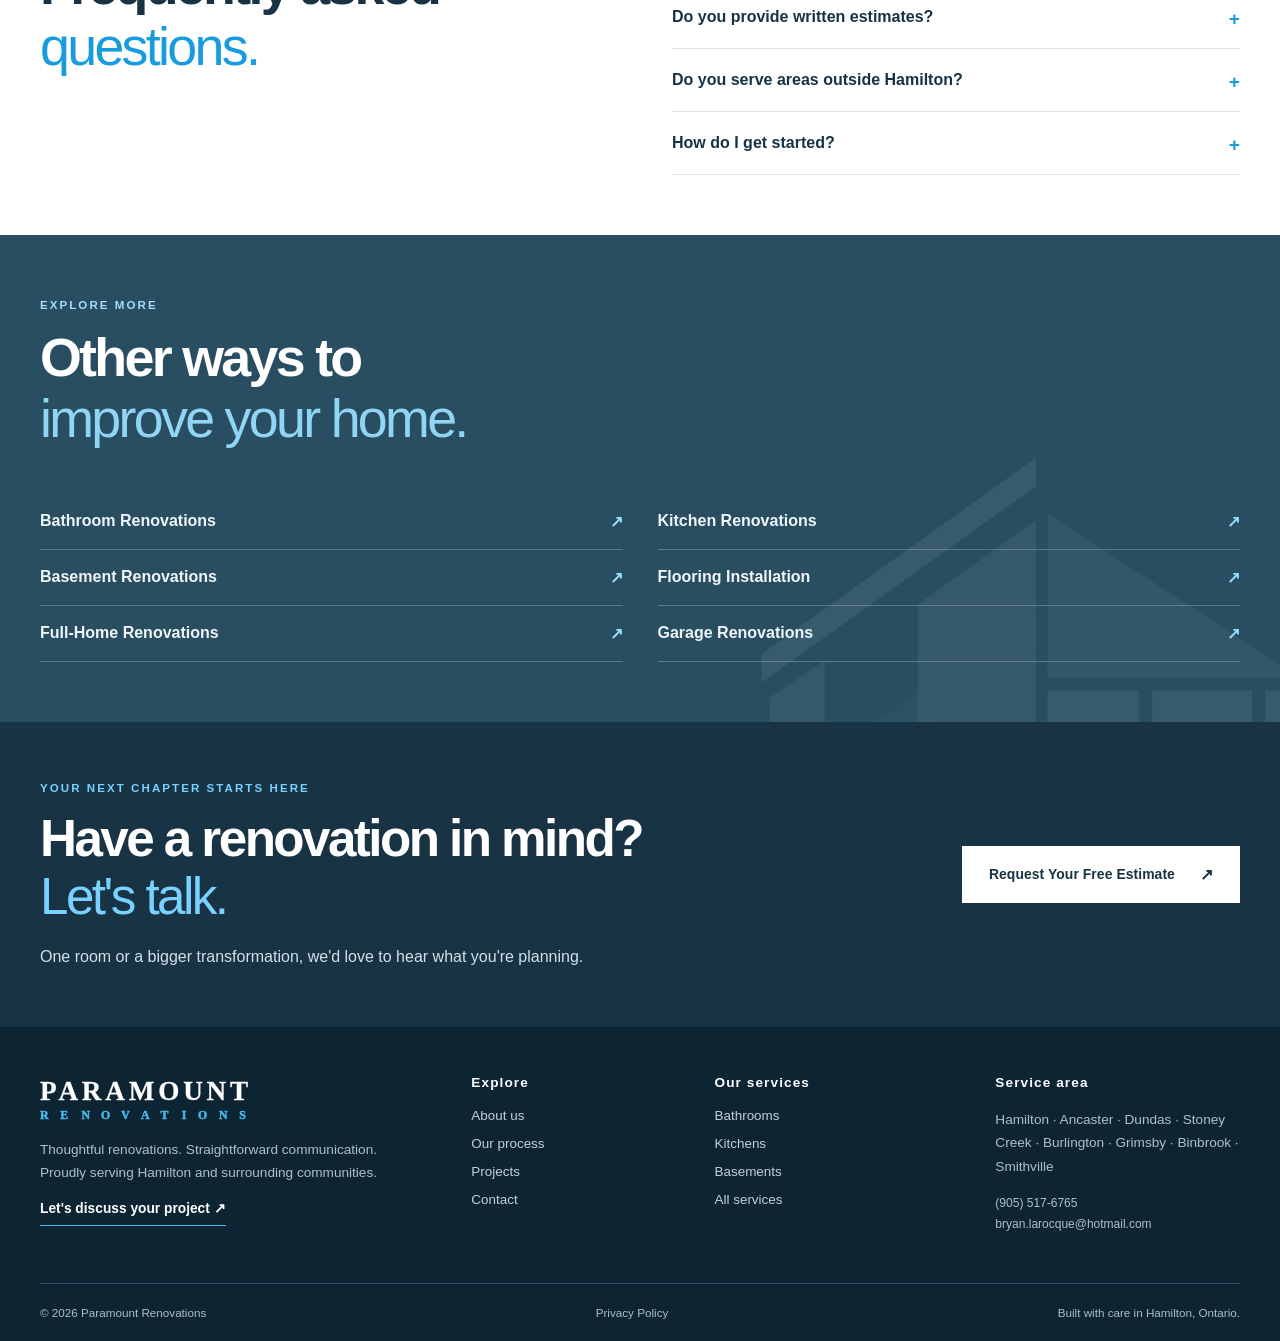
<file: drywall-painting/index.html>
<!doctype html>
<html lang="en-CA">
  <head>
    <meta charset="utf-8" />
    <meta name="viewport" content="width=device-width,initial-scale=1" />
    <meta name="theme-color" content="#173344" />
    <title>Drywall &amp; Painting Hamilton | Paramount Renovations</title>
    <meta name="description" content="Drywall &amp; Painting in Hamilton, Ontario. Clean walls and considered finishes make all the difference. Free written estimates available." />
    <link rel="icon" href="/assets/favicon.svg" type="image/svg+xml" />
    <link rel="stylesheet" href="/assets/style.css" />
    <script defer src="/assets/main.js"></script>
    <meta name="robots" content="noindex,nofollow" />
    <link rel="canonical" href="https://paramount.example/drywall-painting/" />
    <meta property="og:title" content="Drywall &amp; Painting Hamilton | Paramount Renovations" />
    <meta property="og:description" content="Drywall &amp; Painting in Hamilton, Ontario. Clean walls and considered finishes make all the difference. Free written estimates available." />
    <meta property="og:type" content="website" />
    <meta property="og:site_name" content="Paramount Renovations" />
    <meta property="og:locale" content="en_CA" />
    <meta property="og:url" content="https://paramount.example/drywall-painting/" />
    <meta property="og:image" content="https://paramount.example/assets/social/paramount.0559d5e570a6.png" />
    <meta property="og:image:secure_url" content="https://paramount.example/assets/social/paramount.0559d5e570a6.png" />
    <meta property="og:image:type" content="image/png" />
    <meta property="og:image:width" content="1200" />
    <meta property="og:image:height" content="630" />
    <meta property="og:image:alt" content="Paramount Renovations" />
    <meta name="twitter:card" content="summary_large_image" />
    <meta name="twitter:title" content="Drywall &amp; Painting Hamilton | Paramount Renovations" />
    <meta name="twitter:description" content="Drywall &amp; Painting in Hamilton, Ontario. Clean walls and considered finishes make all the difference. Free written estimates available." />
    <meta name="twitter:image" content="https://paramount.example/assets/social/paramount.0559d5e570a6.png" />
    <meta name="twitter:image:alt" content="Paramount Renovations" />
    <script type="application/ld+json">
      {"@context": "https://schema.org", "@type": "WebPage", "name": "Drywall & Painting Hamilton", "description": "Drywall & Painting in Hamilton, Ontario. Clean walls and considered finishes make all the difference. Free written estimates available.", "isPartOf": {"@type": "WebSite", "name": "Paramount Renovations"}, "url": "https://paramount.example/drywall-painting/"}
    </script>
    <script type="application/ld+json">
      {"@context": "https://schema.org", "@type": "FAQPage", "mainEntity": [{"@type": "Question", "name": "What kinds of projects can you help with?", "acceptedAnswer": {"@type": "Answer", "text": "We can discuss drywall & painting of different sizes, from targeted improvements to more extensive updates."}}, {"@type": "Question", "name": "Do you provide written estimates?", "acceptedAnswer": {"@type": "Answer", "text": "Yes. We offer free written estimates based on the proposed work."}}, {"@type": "Question", "name": "Do you serve areas outside Hamilton?", "acceptedAnswer": {"@type": "Answer", "text": "We serve Hamilton, Ancaster, Dundas, Stoney Creek, Burlington, Grimsby, Binbrook and Smithville. Contact us to discuss your location."}}, {"@type": "Question", "name": "How do I get started?", "acceptedAnswer": {"@type": "Answer", "text": "Tell us about your space and goals through the estimate request form. Bryan handles inquiries, with a typical response target of within 24 hours."}}]}
    </script>
  </head>
  <body>
    <a class="skip" href="#main">Skip to content</a>
    <aside class="quote-banner" aria-label="Free renovation quote">
      <div class="container">For a Quick Free Quote <a href="tel:+19055176765">Call (905) 517-6765</a></div>
    </aside>
    <header class="site-header">
      <div class="container nav">
        <a href="/" class="brand" aria-label="Paramount Renovations — home"
          ><span class="brand-mark"><img src="/assets/paramount-logo.png" alt="" width="68" height="60" /></span><span class="brand-text"><strong>PARAMOUNT</strong><small role="img" aria-label="Renovations"><i aria-hidden="true">R</i><i aria-hidden="true">E</i><i aria-hidden="true">N</i><i aria-hidden="true">O</i><i aria-hidden="true">V</i><i aria-hidden="true">A</i><i aria-hidden="true">T</i><i aria-hidden="true">I</i><i aria-hidden="true">O</i><i aria-hidden="true">N</i><i aria-hidden="true">S</i></small></span></a
        ><button type="button" class="menu-toggle" aria-label="Open navigation" aria-expanded="false" aria-controls="nav-links"><span></span><span></span><span></span></button>
        <nav id="nav-links" class="nav-links" aria-label="Primary navigation">
          <a href="/">Home</a>
          <div class="nav-dropdown">
            <a href="/services/">Services <span aria-hidden="true">⌄</span></a>
            <div class="dropdown-menu"><a href="/bathroom-renovations/">Bathrooms</a><a href="/kitchen-renovations/">Kitchens</a><a href="/basement-renovations/">Basements</a><a href="/services/">All services</a></div>
          </div>
          <a href="/our-process/">Our Process</a><a href="/projects/">Projects</a><a href="/about/">About</a><a href="/contact/">Contact</a><a class="btn btn-small" href="/contact/">Get a Free Estimate <span aria-hidden="true">↗</span></a>
        </nav>
      </div>
    </header>
    <main id="main">
      <section class="page-hero">
        <div class="container page-hero-grid">
          <div class="page-hero-content">
            <span class="eyebrow">OUR SERVICES / DRYWALL &amp; PAINTING</span>
            <h1>Drywall &amp; Painting</h1>
            <p>Clean walls and considered finishes make all the difference.</p>
            <a class="btn" href="/contact/">Get a Free Estimate <span aria-hidden="true">↗</span></a>
          </div>
          <div class="page-hero-image"><img class="" src="/assets/local/drywall-painting-inspiration.990d94635524.jpg" alt="Smooth painted walls and ceilings with crisp white trim in a finished interior" loading="eager" decoding="async" /></div>
        </div>
      </section>
      <section class="section service-overview">
        <div class="container split-content">
          <div>
            <span class="eyebrow">DESIGNED FOR YOUR EVERYDAY</span>
            <h2>Make the space<br /><em>work for you.</em></h2>
          </div>
          <div class="prose">
            <p>Clean walls and considered finishes make all the difference. Every home has different priorities, and a good renovation starts by understanding yours.</p>
            <h3>What we can discuss</h3>
            <p>Drywall improvements, surface preparation and interior painting. We'll review your goals and the specific scope before preparing an estimate.</p>
            <p>Whether your priority is appearance, functionality, repairing worn finishes or improving resale presentation, we'll help you explore practical next steps.</p>
            <a href="/contact/" class="text-link">Discuss your drywall &amp; painting project ↗</a>
          </div>
        </div>
      </section>
      <section class="section tint-section">
        <div class="container">
          <span class="eyebrow">HOW WE WORK</span>
          <h2>From first conversation<br /><em>to final details.</em></h2>
          <div class="mini-steps">
            <div>
              <h3>Share your vision</h3>
              <p>Tell us about the room, your priorities and the changes you're considering.</p>
            </div>
            <div>
              <h3>Review the scope</h3>
              <p>Discuss practical options and receive a written estimate.</p>
            </div>
            <div>
              <h3>Move forward together</h3>
              <p>Plan the next steps and keep communication clear as work progresses.</p>
            </div>
          </div>
        </div>
      </section>
      <section class="section service-faq">
        <div class="container faq">
          <div>
            <span class="eyebrow">GOOD TO KNOW</span>
            <h2>Frequently asked<br /><em>questions.</em></h2>
          </div>
          <div>
            <details>
              <summary>What kinds of projects can you help with?</summary>
              <p>We can discuss drywall &amp; painting of different sizes, from targeted improvements to more extensive updates.</p>
            </details>
            <details>
              <summary>Do you provide written estimates?</summary>
              <p>Yes. We offer free written estimates based on the proposed work.</p>
            </details>
            <details>
              <summary>Do you serve areas outside Hamilton?</summary>
              <p>We serve Hamilton, Ancaster, Dundas, Stoney Creek, Burlington, Grimsby, Binbrook and Smithville. Contact us to discuss your location.</p>
            </details>
            <details>
              <summary>How do I get started?</summary>
              <p>Tell us about your space and goals through the estimate request form. Bryan handles inquiries, with a typical response target of within 24 hours.</p>
            </details>
          </div>
        </div>
      </section>
      <section class="section related">
        <div class="container">
          <span class="eyebrow">EXPLORE MORE</span>
          <h2>Other ways to<br /><em>improve your home.</em></h2>
          <div class="related-links">
            <a href="/bathroom-renovations/">Bathroom Renovations <span>↗</span></a
            ><a href="/kitchen-renovations/">Kitchen Renovations <span>↗</span></a
            ><a href="/basement-renovations/">Basement Renovations <span>↗</span></a
            ><a href="/flooring/">Flooring Installation <span>↗</span></a
            ><a href="/full-home-renovations/">Full-Home Renovations <span>↗</span></a
            ><a href="/garage-renovations/">Garage Renovations <span>↗</span></a>
          </div>
        </div>
      </section>
      <section class="final-cta">
        <div class="container final-cta-inner">
          <div>
            <span class="eyebrow eyebrow-light">YOUR NEXT CHAPTER STARTS HERE</span>
            <h2>Have a renovation in mind?<br /><em>Let's talk.</em></h2>
            <p>One room or a bigger transformation, we'd love to hear what you're planning.</p>
          </div>
          <a href="/contact/" class="btn btn-white">Request Your Free Estimate <span aria-hidden="true">↗</span></a>
        </div>
      </section>
    </main>
    <footer class="footer">
      <div class="container footer-grid">
        <div>
          <a href="/" class="footer-brand">PARAMOUNT<span role="img" aria-label="Renovations"><i aria-hidden="true">R</i><i aria-hidden="true">E</i><i aria-hidden="true">N</i><i aria-hidden="true">O</i><i aria-hidden="true">V</i><i aria-hidden="true">A</i><i aria-hidden="true">T</i><i aria-hidden="true">I</i><i aria-hidden="true">O</i><i aria-hidden="true">N</i><i aria-hidden="true">S</i></span></a>
          <p>Thoughtful renovations. Straightforward communication. Proudly serving Hamilton and surrounding communities.</p>
          <a class="text-link light" href="/contact/">Let's discuss your project ↗</a>
        </div>
        <div>
          <h3>Explore</h3>
          <a href="/about/">About us</a><a href="/our-process/">Our process</a><a href="/projects/">Projects</a><a href="/contact/">Contact</a>
        </div>
        <div>
          <h3>Our services</h3>
          <a href="/bathroom-renovations/">Bathrooms</a><a href="/kitchen-renovations/">Kitchens</a><a href="/basement-renovations/">Basements</a><a href="/services/">All services</a>
        </div>
        <div>
          <h3>Service area</h3>
          <p>Hamilton · Ancaster · Dundas · Stoney Creek · Burlington · Grimsby · Binbrook · Smithville</p>
          <p class="footer-note"><a href="tel:+19055176765">(905) 517-6765</a><br /><a href="mailto:bryan.larocque@hotmail.com">bryan.larocque@hotmail.com</a></p>
        </div>
      </div>
      <div class="container footer-bottom">
        <span>© <span id="year">2026</span> Paramount Renovations</span><a href="/privacy-policy/">Privacy Policy</a><span>Built with care in Hamilton, Ontario.</span>
      </div>
    </footer>
    <nav class="mobile-contact-bar" aria-label="Quick contact"><a href="tel:+19055176765" aria-label="Call Paramount Renovations at (905) 517-6765">Call Now</a><a href="/contact/#estimate-form">Free Quote</a></nav>
  </body>
</html>
</file>
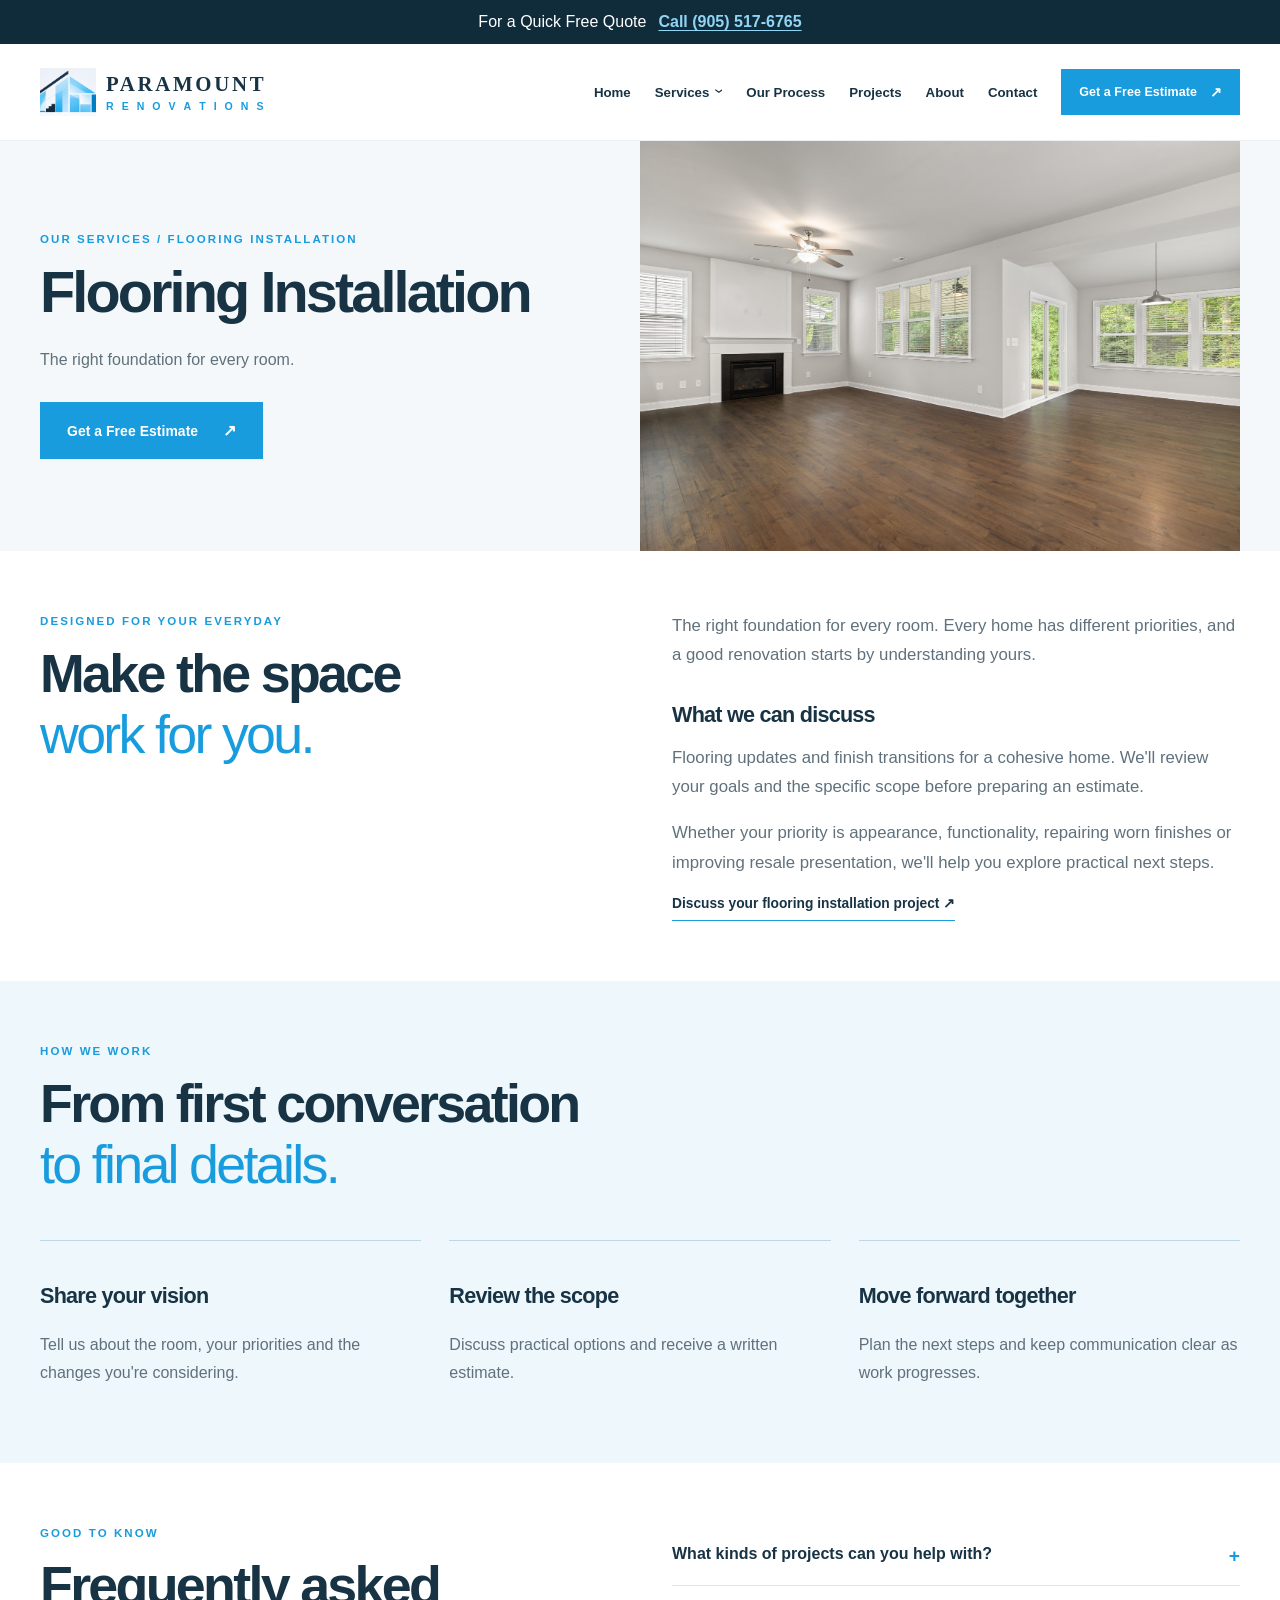
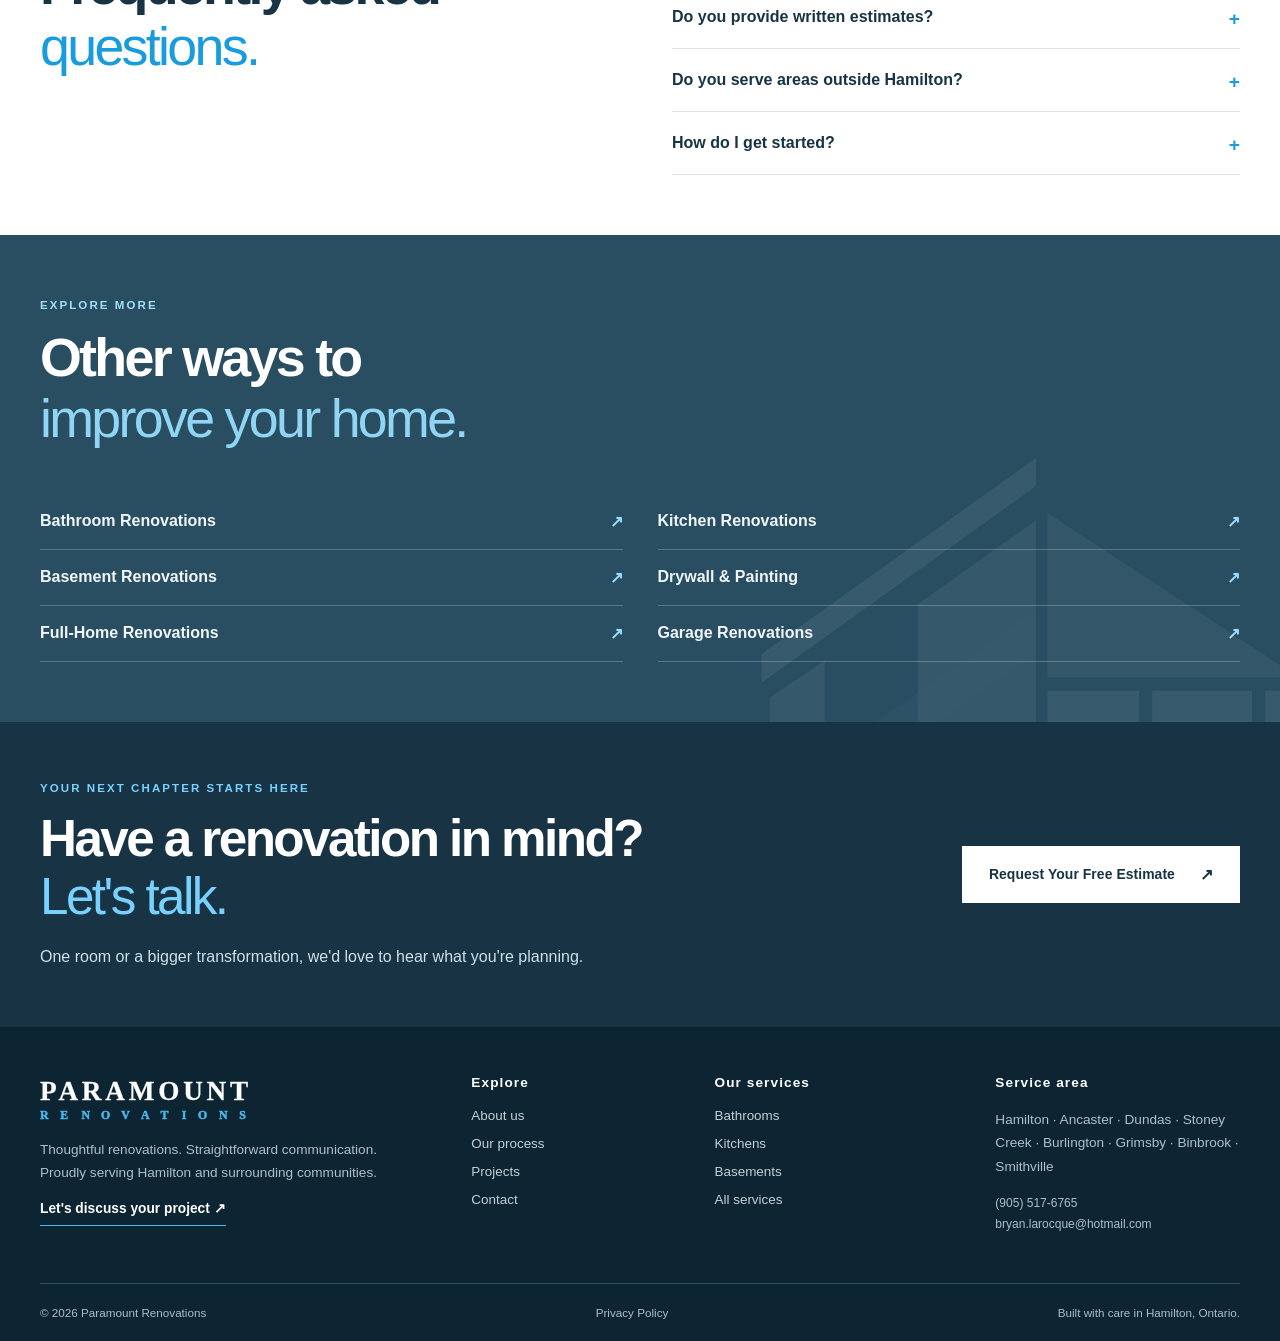
<file: flooring/index.html>
<!doctype html>
<html lang="en-CA">
  <head>
    <meta charset="utf-8" />
    <meta name="viewport" content="width=device-width,initial-scale=1" />
    <meta name="theme-color" content="#173344" />
    <title>Flooring Installation Hamilton | Paramount Renovations</title>
    <meta name="description" content="Flooring Installation in Hamilton, Ontario. The right foundation for every room. Free written estimates available." />
    <link rel="icon" href="/assets/favicon.svg" type="image/svg+xml" />
    <link rel="stylesheet" href="/assets/style.css" />
    <script defer src="/assets/main.js"></script>
    <meta name="robots" content="noindex,nofollow" />
    <link rel="canonical" href="https://paramount.example/flooring/" />
    <meta property="og:title" content="Flooring Installation Hamilton | Paramount Renovations" />
    <meta property="og:description" content="Flooring Installation in Hamilton, Ontario. The right foundation for every room. Free written estimates available." />
    <meta property="og:type" content="website" />
    <meta property="og:site_name" content="Paramount Renovations" />
    <meta property="og:locale" content="en_CA" />
    <meta property="og:url" content="https://paramount.example/flooring/" />
    <meta property="og:image" content="https://paramount.example/assets/social/paramount.0559d5e570a6.png" />
    <meta property="og:image:secure_url" content="https://paramount.example/assets/social/paramount.0559d5e570a6.png" />
    <meta property="og:image:type" content="image/png" />
    <meta property="og:image:width" content="1200" />
    <meta property="og:image:height" content="630" />
    <meta property="og:image:alt" content="Paramount Renovations" />
    <meta name="twitter:card" content="summary_large_image" />
    <meta name="twitter:title" content="Flooring Installation Hamilton | Paramount Renovations" />
    <meta name="twitter:description" content="Flooring Installation in Hamilton, Ontario. The right foundation for every room. Free written estimates available." />
    <meta name="twitter:image" content="https://paramount.example/assets/social/paramount.0559d5e570a6.png" />
    <meta name="twitter:image:alt" content="Paramount Renovations" />
    <script type="application/ld+json">
      {"@context": "https://schema.org", "@type": "WebPage", "name": "Flooring Installation Hamilton", "description": "Flooring Installation in Hamilton, Ontario. The right foundation for every room. Free written estimates available.", "isPartOf": {"@type": "WebSite", "name": "Paramount Renovations"}, "url": "https://paramount.example/flooring/"}
    </script>
    <script type="application/ld+json">
      {"@context": "https://schema.org", "@type": "FAQPage", "mainEntity": [{"@type": "Question", "name": "What kinds of projects can you help with?", "acceptedAnswer": {"@type": "Answer", "text": "We can discuss flooring installation of different sizes, from targeted improvements to more extensive updates."}}, {"@type": "Question", "name": "Do you provide written estimates?", "acceptedAnswer": {"@type": "Answer", "text": "Yes. We offer free written estimates based on the proposed work."}}, {"@type": "Question", "name": "Do you serve areas outside Hamilton?", "acceptedAnswer": {"@type": "Answer", "text": "We serve Hamilton, Ancaster, Dundas, Stoney Creek, Burlington, Grimsby, Binbrook and Smithville. Contact us to discuss your location."}}, {"@type": "Question", "name": "How do I get started?", "acceptedAnswer": {"@type": "Answer", "text": "Tell us about your space and goals through the estimate request form. Bryan handles inquiries, with a typical response target of within 24 hours."}}]}
    </script>
  </head>
  <body>
    <a class="skip" href="#main">Skip to content</a>
    <aside class="quote-banner" aria-label="Free renovation quote">
      <div class="container">For a Quick Free Quote <a href="tel:+19055176765">Call (905) 517-6765</a></div>
    </aside>
    <header class="site-header">
      <div class="container nav">
        <a href="/" class="brand" aria-label="Paramount Renovations — home"
          ><span class="brand-mark"><img src="/assets/paramount-logo.png" alt="" width="68" height="60" /></span><span class="brand-text"><strong>PARAMOUNT</strong><small role="img" aria-label="Renovations"><i aria-hidden="true">R</i><i aria-hidden="true">E</i><i aria-hidden="true">N</i><i aria-hidden="true">O</i><i aria-hidden="true">V</i><i aria-hidden="true">A</i><i aria-hidden="true">T</i><i aria-hidden="true">I</i><i aria-hidden="true">O</i><i aria-hidden="true">N</i><i aria-hidden="true">S</i></small></span></a
        ><button type="button" class="menu-toggle" aria-label="Open navigation" aria-expanded="false" aria-controls="nav-links"><span></span><span></span><span></span></button>
        <nav id="nav-links" class="nav-links" aria-label="Primary navigation">
          <a href="/">Home</a>
          <div class="nav-dropdown">
            <a href="/services/">Services <span aria-hidden="true">⌄</span></a>
            <div class="dropdown-menu"><a href="/bathroom-renovations/">Bathrooms</a><a href="/kitchen-renovations/">Kitchens</a><a href="/basement-renovations/">Basements</a><a href="/services/">All services</a></div>
          </div>
          <a href="/our-process/">Our Process</a><a href="/projects/">Projects</a><a href="/about/">About</a><a href="/contact/">Contact</a><a class="btn btn-small" href="/contact/">Get a Free Estimate <span aria-hidden="true">↗</span></a>
        </nav>
      </div>
    </header>
    <main id="main">
      <section class="page-hero">
        <div class="container page-hero-grid">
          <div class="page-hero-content">
            <span class="eyebrow">OUR SERVICES / FLOORING INSTALLATION</span>
            <h1>Flooring Installation</h1>
            <p>The right foundation for every room.</p>
            <a class="btn" href="/contact/">Get a Free Estimate <span aria-hidden="true">↗</span></a>
          </div>
          <div class="page-hero-image"><img class="" src="/assets/local/flooring-inspiration.8a5ced572a2b.jpg" alt="Warm wood flooring across a bright finished living room" loading="eager" decoding="async" /></div>
        </div>
      </section>
      <section class="section service-overview">
        <div class="container split-content">
          <div>
            <span class="eyebrow">DESIGNED FOR YOUR EVERYDAY</span>
            <h2>Make the space<br /><em>work for you.</em></h2>
          </div>
          <div class="prose">
            <p>The right foundation for every room. Every home has different priorities, and a good renovation starts by understanding yours.</p>
            <h3>What we can discuss</h3>
            <p>Flooring updates and finish transitions for a cohesive home. We'll review your goals and the specific scope before preparing an estimate.</p>
            <p>Whether your priority is appearance, functionality, repairing worn finishes or improving resale presentation, we'll help you explore practical next steps.</p>
            <a href="/contact/" class="text-link">Discuss your flooring installation project ↗</a>
          </div>
        </div>
      </section>
      <section class="section tint-section">
        <div class="container">
          <span class="eyebrow">HOW WE WORK</span>
          <h2>From first conversation<br /><em>to final details.</em></h2>
          <div class="mini-steps">
            <div>
              <h3>Share your vision</h3>
              <p>Tell us about the room, your priorities and the changes you're considering.</p>
            </div>
            <div>
              <h3>Review the scope</h3>
              <p>Discuss practical options and receive a written estimate.</p>
            </div>
            <div>
              <h3>Move forward together</h3>
              <p>Plan the next steps and keep communication clear as work progresses.</p>
            </div>
          </div>
        </div>
      </section>
      <section class="section service-faq">
        <div class="container faq">
          <div>
            <span class="eyebrow">GOOD TO KNOW</span>
            <h2>Frequently asked<br /><em>questions.</em></h2>
          </div>
          <div>
            <details>
              <summary>What kinds of projects can you help with?</summary>
              <p>We can discuss flooring installation of different sizes, from targeted improvements to more extensive updates.</p>
            </details>
            <details>
              <summary>Do you provide written estimates?</summary>
              <p>Yes. We offer free written estimates based on the proposed work.</p>
            </details>
            <details>
              <summary>Do you serve areas outside Hamilton?</summary>
              <p>We serve Hamilton, Ancaster, Dundas, Stoney Creek, Burlington, Grimsby, Binbrook and Smithville. Contact us to discuss your location.</p>
            </details>
            <details>
              <summary>How do I get started?</summary>
              <p>Tell us about your space and goals through the estimate request form. Bryan handles inquiries, with a typical response target of within 24 hours.</p>
            </details>
          </div>
        </div>
      </section>
      <section class="section related">
        <div class="container">
          <span class="eyebrow">EXPLORE MORE</span>
          <h2>Other ways to<br /><em>improve your home.</em></h2>
          <div class="related-links">
            <a href="/bathroom-renovations/">Bathroom Renovations <span>↗</span></a
            ><a href="/kitchen-renovations/">Kitchen Renovations <span>↗</span></a
            ><a href="/basement-renovations/">Basement Renovations <span>↗</span></a
            ><a href="/drywall-painting/">Drywall &amp; Painting <span>↗</span></a
            ><a href="/full-home-renovations/">Full-Home Renovations <span>↗</span></a
            ><a href="/garage-renovations/">Garage Renovations <span>↗</span></a>
          </div>
        </div>
      </section>
      <section class="final-cta">
        <div class="container final-cta-inner">
          <div>
            <span class="eyebrow eyebrow-light">YOUR NEXT CHAPTER STARTS HERE</span>
            <h2>Have a renovation in mind?<br /><em>Let's talk.</em></h2>
            <p>One room or a bigger transformation, we'd love to hear what you're planning.</p>
          </div>
          <a href="/contact/" class="btn btn-white">Request Your Free Estimate <span aria-hidden="true">↗</span></a>
        </div>
      </section>
    </main>
    <footer class="footer">
      <div class="container footer-grid">
        <div>
          <a href="/" class="footer-brand">PARAMOUNT<span role="img" aria-label="Renovations"><i aria-hidden="true">R</i><i aria-hidden="true">E</i><i aria-hidden="true">N</i><i aria-hidden="true">O</i><i aria-hidden="true">V</i><i aria-hidden="true">A</i><i aria-hidden="true">T</i><i aria-hidden="true">I</i><i aria-hidden="true">O</i><i aria-hidden="true">N</i><i aria-hidden="true">S</i></span></a>
          <p>Thoughtful renovations. Straightforward communication. Proudly serving Hamilton and surrounding communities.</p>
          <a class="text-link light" href="/contact/">Let's discuss your project ↗</a>
        </div>
        <div>
          <h3>Explore</h3>
          <a href="/about/">About us</a><a href="/our-process/">Our process</a><a href="/projects/">Projects</a><a href="/contact/">Contact</a>
        </div>
        <div>
          <h3>Our services</h3>
          <a href="/bathroom-renovations/">Bathrooms</a><a href="/kitchen-renovations/">Kitchens</a><a href="/basement-renovations/">Basements</a><a href="/services/">All services</a>
        </div>
        <div>
          <h3>Service area</h3>
          <p>Hamilton · Ancaster · Dundas · Stoney Creek · Burlington · Grimsby · Binbrook · Smithville</p>
          <p class="footer-note"><a href="tel:+19055176765">(905) 517-6765</a><br /><a href="mailto:bryan.larocque@hotmail.com">bryan.larocque@hotmail.com</a></p>
        </div>
      </div>
      <div class="container footer-bottom">
        <span>© <span id="year">2026</span> Paramount Renovations</span><a href="/privacy-policy/">Privacy Policy</a><span>Built with care in Hamilton, Ontario.</span>
      </div>
    </footer>
    <nav class="mobile-contact-bar" aria-label="Quick contact"><a href="tel:+19055176765" aria-label="Call Paramount Renovations at (905) 517-6765">Call Now</a><a href="/contact/#estimate-form">Free Quote</a></nav>
  </body>
</html>
</file>
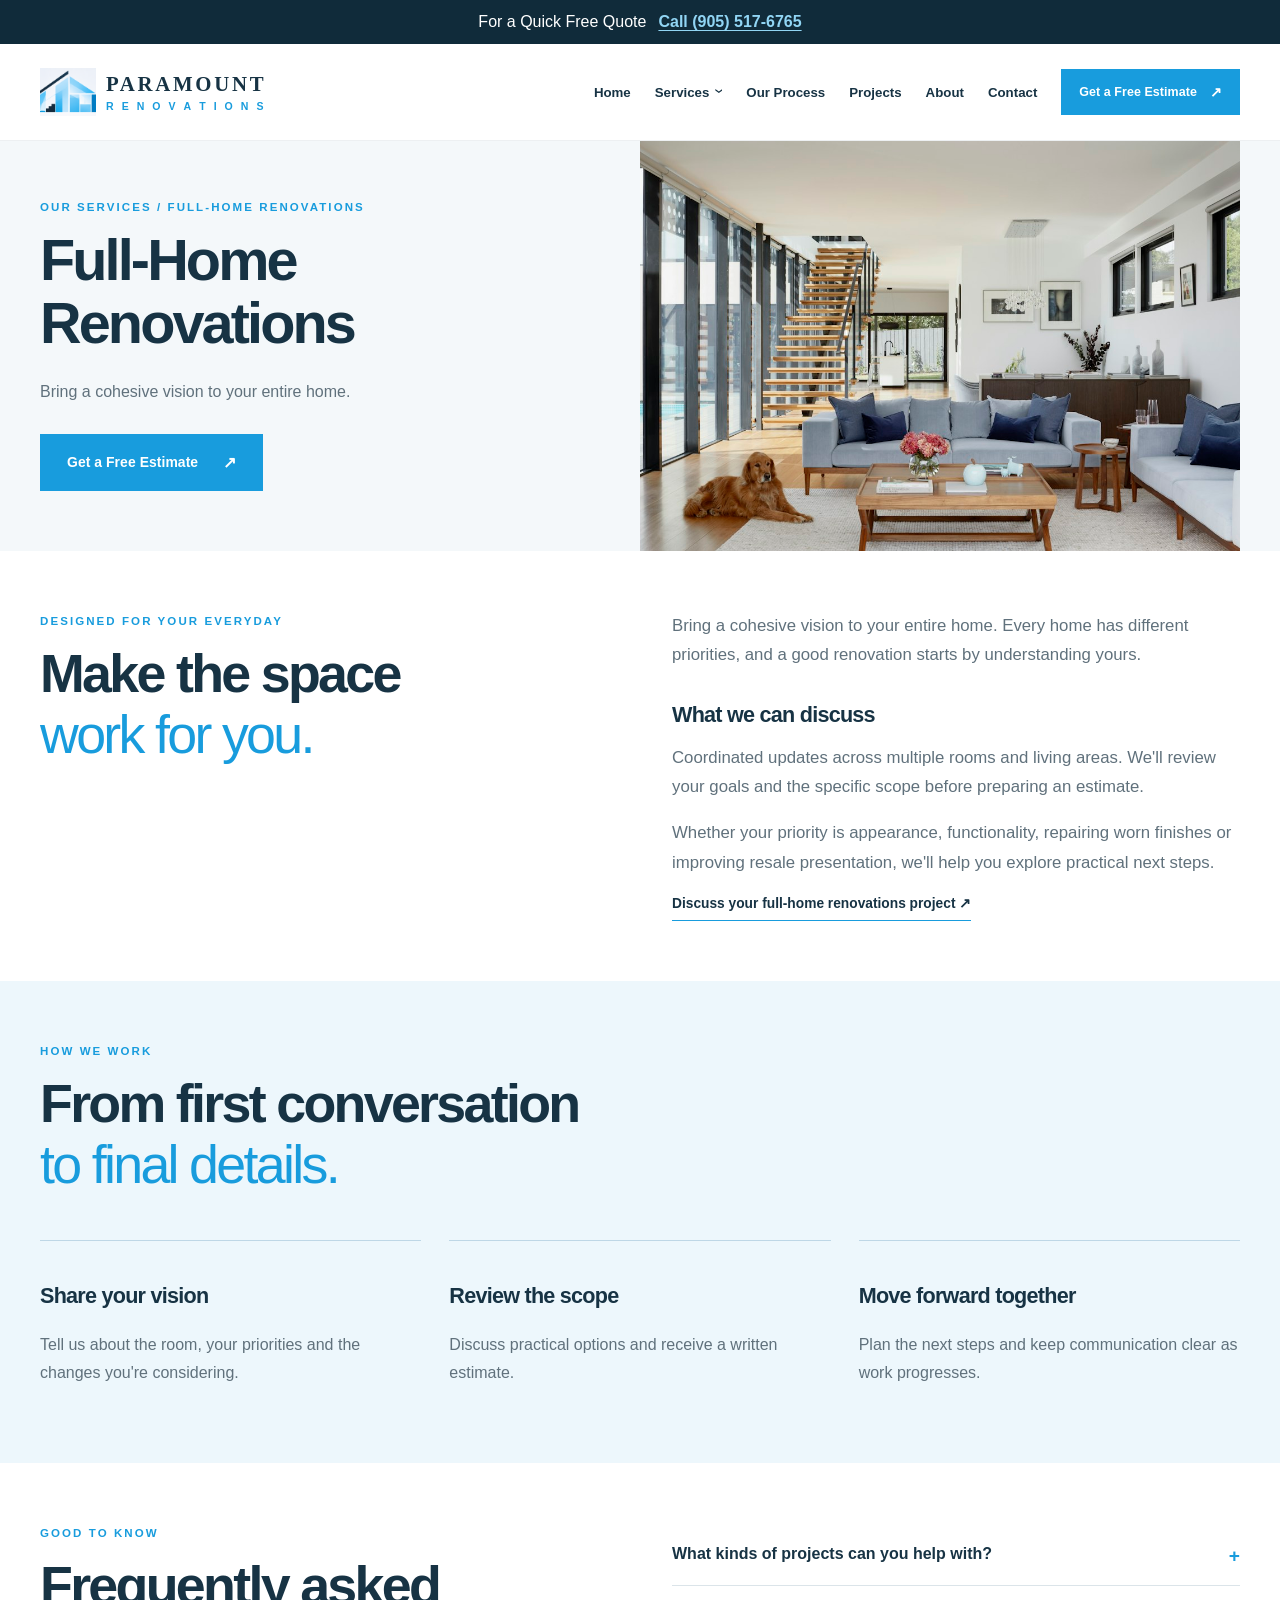
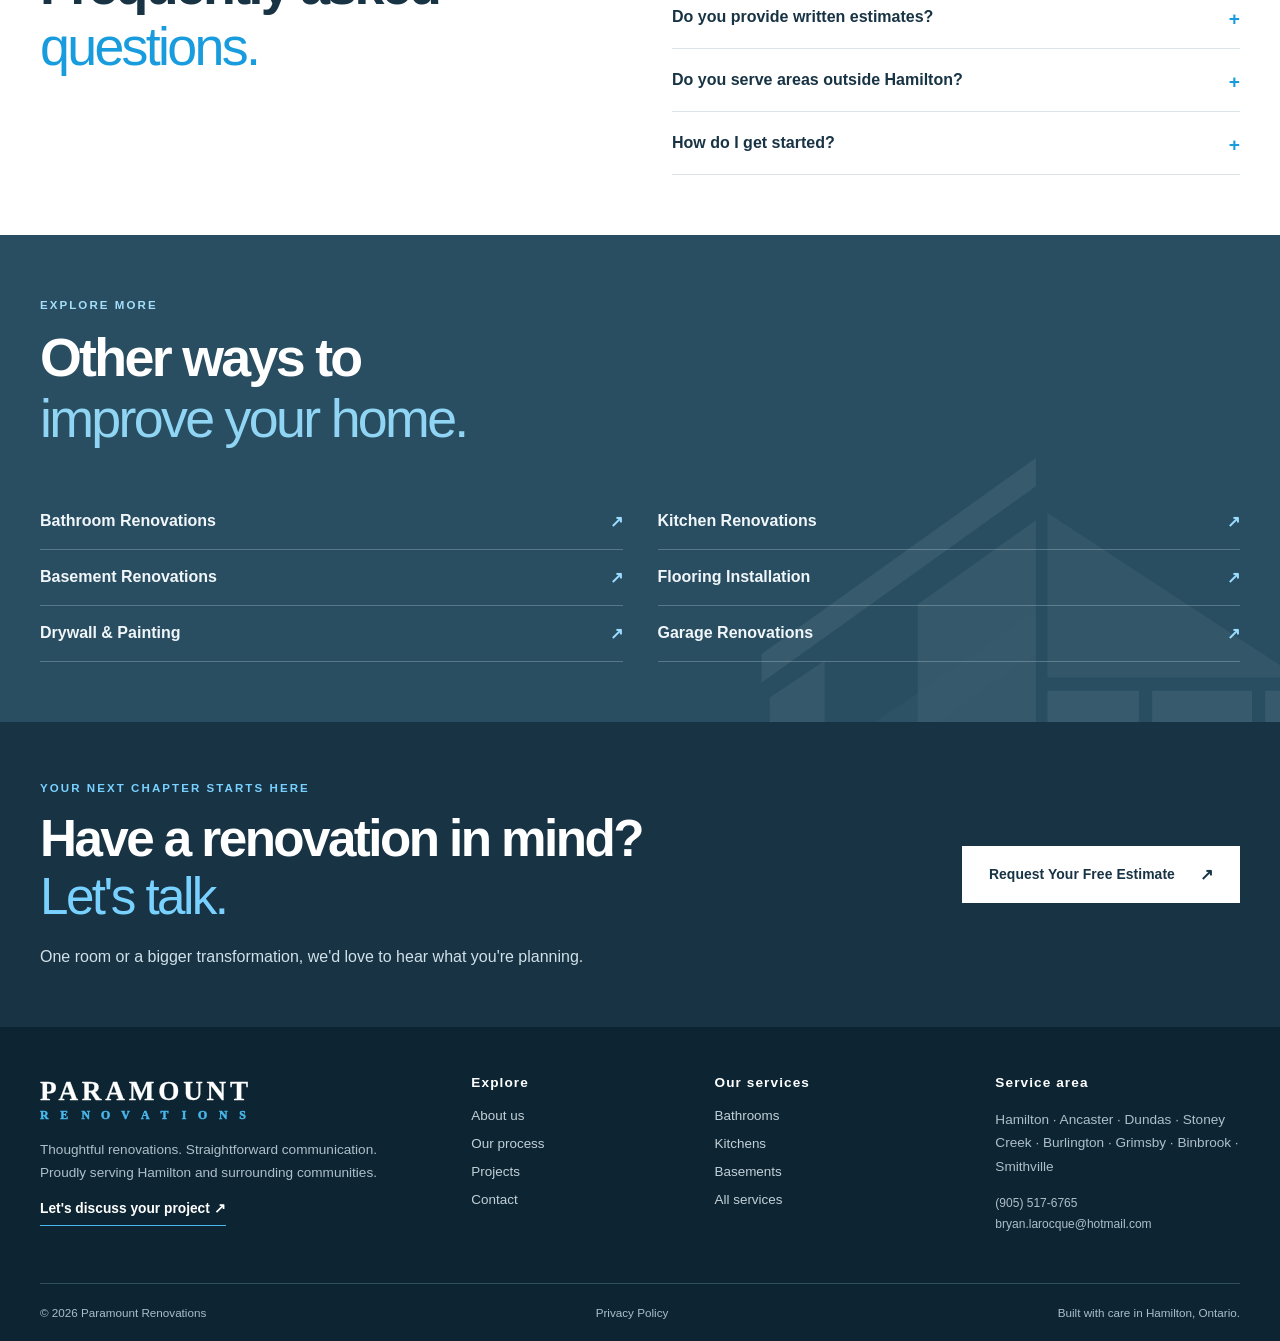
<file: full-home-renovations/index.html>
<!doctype html>
<html lang="en-CA">
  <head>
    <meta charset="utf-8" />
    <meta name="viewport" content="width=device-width,initial-scale=1" />
    <meta name="theme-color" content="#173344" />
    <title>Full-Home Renovations Hamilton | Paramount Renovations</title>
    <meta name="description" content="Full-Home Renovations in Hamilton, Ontario. Bring a cohesive vision to your entire home. Free written estimates available." />
    <link rel="icon" href="/assets/favicon.svg" type="image/svg+xml" />
    <link rel="stylesheet" href="/assets/style.css" />
    <script defer src="/assets/main.js"></script>
    <meta name="robots" content="noindex,nofollow" />
    <link rel="canonical" href="https://paramount.example/full-home-renovations/" />
    <meta property="og:title" content="Full-Home Renovations Hamilton | Paramount Renovations" />
    <meta property="og:description" content="Full-Home Renovations in Hamilton, Ontario. Bring a cohesive vision to your entire home. Free written estimates available." />
    <meta property="og:type" content="website" />
    <meta property="og:site_name" content="Paramount Renovations" />
    <meta property="og:locale" content="en_CA" />
    <meta property="og:url" content="https://paramount.example/full-home-renovations/" />
    <meta property="og:image" content="https://paramount.example/assets/social/paramount.0559d5e570a6.png" />
    <meta property="og:image:secure_url" content="https://paramount.example/assets/social/paramount.0559d5e570a6.png" />
    <meta property="og:image:type" content="image/png" />
    <meta property="og:image:width" content="1200" />
    <meta property="og:image:height" content="630" />
    <meta property="og:image:alt" content="Paramount Renovations" />
    <meta name="twitter:card" content="summary_large_image" />
    <meta name="twitter:title" content="Full-Home Renovations Hamilton | Paramount Renovations" />
    <meta name="twitter:description" content="Full-Home Renovations in Hamilton, Ontario. Bring a cohesive vision to your entire home. Free written estimates available." />
    <meta name="twitter:image" content="https://paramount.example/assets/social/paramount.0559d5e570a6.png" />
    <meta name="twitter:image:alt" content="Paramount Renovations" />
    <script type="application/ld+json">
      {"@context": "https://schema.org", "@type": "WebPage", "name": "Full-Home Renovations Hamilton", "description": "Full-Home Renovations in Hamilton, Ontario. Bring a cohesive vision to your entire home. Free written estimates available.", "isPartOf": {"@type": "WebSite", "name": "Paramount Renovations"}, "url": "https://paramount.example/full-home-renovations/"}
    </script>
    <script type="application/ld+json">
      {"@context": "https://schema.org", "@type": "FAQPage", "mainEntity": [{"@type": "Question", "name": "What kinds of projects can you help with?", "acceptedAnswer": {"@type": "Answer", "text": "We can discuss full-home renovations of different sizes, from targeted improvements to more extensive updates."}}, {"@type": "Question", "name": "Do you provide written estimates?", "acceptedAnswer": {"@type": "Answer", "text": "Yes. We offer free written estimates based on the proposed work."}}, {"@type": "Question", "name": "Do you serve areas outside Hamilton?", "acceptedAnswer": {"@type": "Answer", "text": "We serve Hamilton, Ancaster, Dundas, Stoney Creek, Burlington, Grimsby, Binbrook and Smithville. Contact us to discuss your location."}}, {"@type": "Question", "name": "How do I get started?", "acceptedAnswer": {"@type": "Answer", "text": "Tell us about your space and goals through the estimate request form. Bryan handles inquiries, with a typical response target of within 24 hours."}}]}
    </script>
  </head>
  <body>
    <a class="skip" href="#main">Skip to content</a>
    <aside class="quote-banner" aria-label="Free renovation quote">
      <div class="container">For a Quick Free Quote <a href="tel:+19055176765">Call (905) 517-6765</a></div>
    </aside>
    <header class="site-header">
      <div class="container nav">
        <a href="/" class="brand" aria-label="Paramount Renovations — home"
          ><span class="brand-mark"><img src="/assets/paramount-logo.png" alt="" width="68" height="60" /></span><span class="brand-text"><strong>PARAMOUNT</strong><small role="img" aria-label="Renovations"><i aria-hidden="true">R</i><i aria-hidden="true">E</i><i aria-hidden="true">N</i><i aria-hidden="true">O</i><i aria-hidden="true">V</i><i aria-hidden="true">A</i><i aria-hidden="true">T</i><i aria-hidden="true">I</i><i aria-hidden="true">O</i><i aria-hidden="true">N</i><i aria-hidden="true">S</i></small></span></a
        ><button type="button" class="menu-toggle" aria-label="Open navigation" aria-expanded="false" aria-controls="nav-links"><span></span><span></span><span></span></button>
        <nav id="nav-links" class="nav-links" aria-label="Primary navigation">
          <a href="/">Home</a>
          <div class="nav-dropdown">
            <a href="/services/">Services <span aria-hidden="true">⌄</span></a>
            <div class="dropdown-menu"><a href="/bathroom-renovations/">Bathrooms</a><a href="/kitchen-renovations/">Kitchens</a><a href="/basement-renovations/">Basements</a><a href="/services/">All services</a></div>
          </div>
          <a href="/our-process/">Our Process</a><a href="/projects/">Projects</a><a href="/about/">About</a><a href="/contact/">Contact</a><a class="btn btn-small" href="/contact/">Get a Free Estimate <span aria-hidden="true">↗</span></a>
        </nav>
      </div>
    </header>
    <main id="main">
      <section class="page-hero">
        <div class="container page-hero-grid">
          <div class="page-hero-content">
            <span class="eyebrow">OUR SERVICES / FULL-HOME RENOVATIONS</span>
            <h1>Full-Home Renovations</h1>
            <p>Bring a cohesive vision to your entire home.</p>
            <a class="btn" href="/contact/">Get a Free Estimate <span aria-hidden="true">↗</span></a>
          </div>
          <div class="page-hero-image"><img class="" src="/assets/local/4249cc85c65a9d0b2ffb.jpg" alt="Interior renovation design inspiration" loading="eager" decoding="async" /></div>
        </div>
      </section>
      <section class="section service-overview">
        <div class="container split-content">
          <div>
            <span class="eyebrow">DESIGNED FOR YOUR EVERYDAY</span>
            <h2>Make the space<br /><em>work for you.</em></h2>
          </div>
          <div class="prose">
            <p>Bring a cohesive vision to your entire home. Every home has different priorities, and a good renovation starts by understanding yours.</p>
            <h3>What we can discuss</h3>
            <p>Coordinated updates across multiple rooms and living areas. We'll review your goals and the specific scope before preparing an estimate.</p>
            <p>Whether your priority is appearance, functionality, repairing worn finishes or improving resale presentation, we'll help you explore practical next steps.</p>
            <a href="/contact/" class="text-link">Discuss your full-home renovations project ↗</a>
          </div>
        </div>
      </section>
      <section class="section tint-section">
        <div class="container">
          <span class="eyebrow">HOW WE WORK</span>
          <h2>From first conversation<br /><em>to final details.</em></h2>
          <div class="mini-steps">
            <div>
              <h3>Share your vision</h3>
              <p>Tell us about the room, your priorities and the changes you're considering.</p>
            </div>
            <div>
              <h3>Review the scope</h3>
              <p>Discuss practical options and receive a written estimate.</p>
            </div>
            <div>
              <h3>Move forward together</h3>
              <p>Plan the next steps and keep communication clear as work progresses.</p>
            </div>
          </div>
        </div>
      </section>
      <section class="section service-faq">
        <div class="container faq">
          <div>
            <span class="eyebrow">GOOD TO KNOW</span>
            <h2>Frequently asked<br /><em>questions.</em></h2>
          </div>
          <div>
            <details>
              <summary>What kinds of projects can you help with?</summary>
              <p>We can discuss full-home renovations of different sizes, from targeted improvements to more extensive updates.</p>
            </details>
            <details>
              <summary>Do you provide written estimates?</summary>
              <p>Yes. We offer free written estimates based on the proposed work.</p>
            </details>
            <details>
              <summary>Do you serve areas outside Hamilton?</summary>
              <p>We serve Hamilton, Ancaster, Dundas, Stoney Creek, Burlington, Grimsby, Binbrook and Smithville. Contact us to discuss your location.</p>
            </details>
            <details>
              <summary>How do I get started?</summary>
              <p>Tell us about your space and goals through the estimate request form. Bryan handles inquiries, with a typical response target of within 24 hours.</p>
            </details>
          </div>
        </div>
      </section>
      <section class="section related">
        <div class="container">
          <span class="eyebrow">EXPLORE MORE</span>
          <h2>Other ways to<br /><em>improve your home.</em></h2>
          <div class="related-links">
            <a href="/bathroom-renovations/">Bathroom Renovations <span>↗</span></a
            ><a href="/kitchen-renovations/">Kitchen Renovations <span>↗</span></a
            ><a href="/basement-renovations/">Basement Renovations <span>↗</span></a
            ><a href="/flooring/">Flooring Installation <span>↗</span></a
            ><a href="/drywall-painting/">Drywall &amp; Painting <span>↗</span></a
            ><a href="/garage-renovations/">Garage Renovations <span>↗</span></a>
          </div>
        </div>
      </section>
      <section class="final-cta">
        <div class="container final-cta-inner">
          <div>
            <span class="eyebrow eyebrow-light">YOUR NEXT CHAPTER STARTS HERE</span>
            <h2>Have a renovation in mind?<br /><em>Let's talk.</em></h2>
            <p>One room or a bigger transformation, we'd love to hear what you're planning.</p>
          </div>
          <a href="/contact/" class="btn btn-white">Request Your Free Estimate <span aria-hidden="true">↗</span></a>
        </div>
      </section>
    </main>
    <footer class="footer">
      <div class="container footer-grid">
        <div>
          <a href="/" class="footer-brand">PARAMOUNT<span role="img" aria-label="Renovations"><i aria-hidden="true">R</i><i aria-hidden="true">E</i><i aria-hidden="true">N</i><i aria-hidden="true">O</i><i aria-hidden="true">V</i><i aria-hidden="true">A</i><i aria-hidden="true">T</i><i aria-hidden="true">I</i><i aria-hidden="true">O</i><i aria-hidden="true">N</i><i aria-hidden="true">S</i></span></a>
          <p>Thoughtful renovations. Straightforward communication. Proudly serving Hamilton and surrounding communities.</p>
          <a class="text-link light" href="/contact/">Let's discuss your project ↗</a>
        </div>
        <div>
          <h3>Explore</h3>
          <a href="/about/">About us</a><a href="/our-process/">Our process</a><a href="/projects/">Projects</a><a href="/contact/">Contact</a>
        </div>
        <div>
          <h3>Our services</h3>
          <a href="/bathroom-renovations/">Bathrooms</a><a href="/kitchen-renovations/">Kitchens</a><a href="/basement-renovations/">Basements</a><a href="/services/">All services</a>
        </div>
        <div>
          <h3>Service area</h3>
          <p>Hamilton · Ancaster · Dundas · Stoney Creek · Burlington · Grimsby · Binbrook · Smithville</p>
          <p class="footer-note"><a href="tel:+19055176765">(905) 517-6765</a><br /><a href="mailto:bryan.larocque@hotmail.com">bryan.larocque@hotmail.com</a></p>
        </div>
      </div>
      <div class="container footer-bottom">
        <span>© <span id="year">2026</span> Paramount Renovations</span><a href="/privacy-policy/">Privacy Policy</a><span>Built with care in Hamilton, Ontario.</span>
      </div>
    </footer>
    <nav class="mobile-contact-bar" aria-label="Quick contact"><a href="tel:+19055176765" aria-label="Call Paramount Renovations at (905) 517-6765">Call Now</a><a href="/contact/#estimate-form">Free Quote</a></nav>
  </body>
</html>
</file>
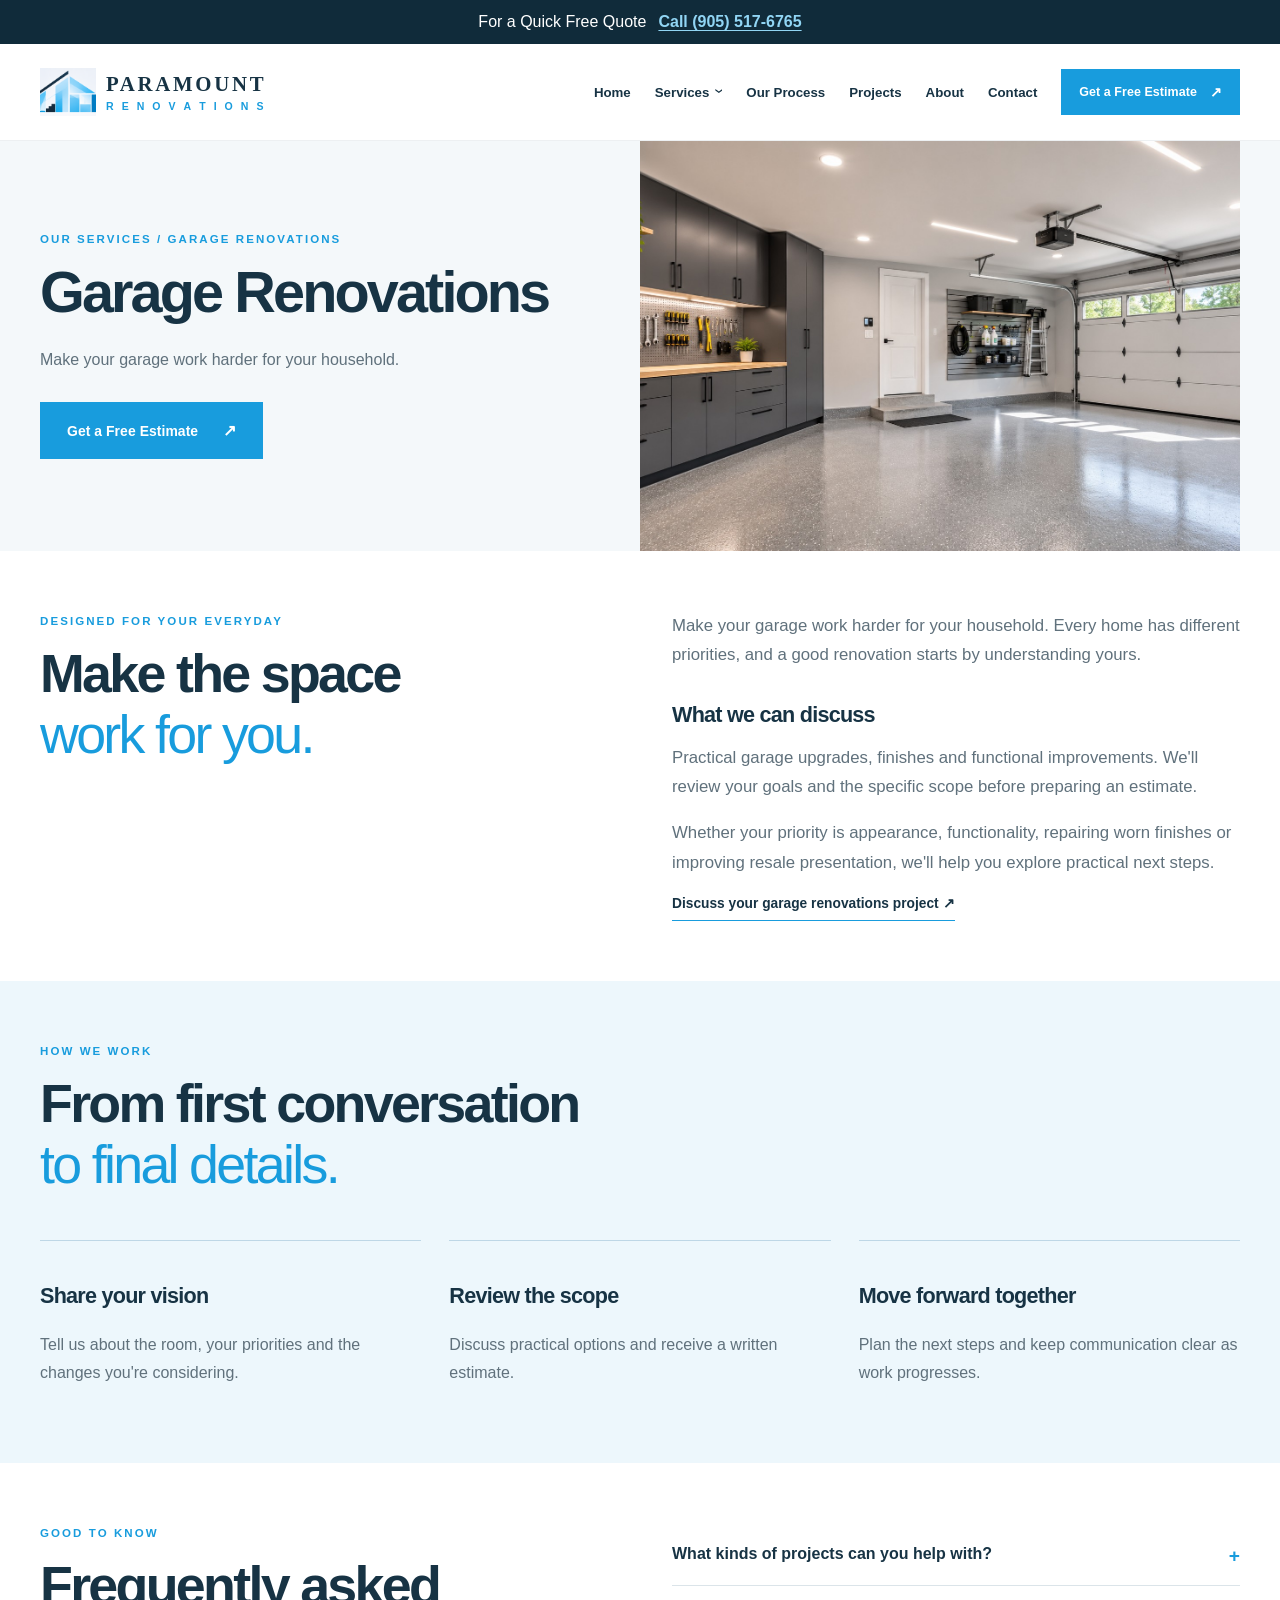
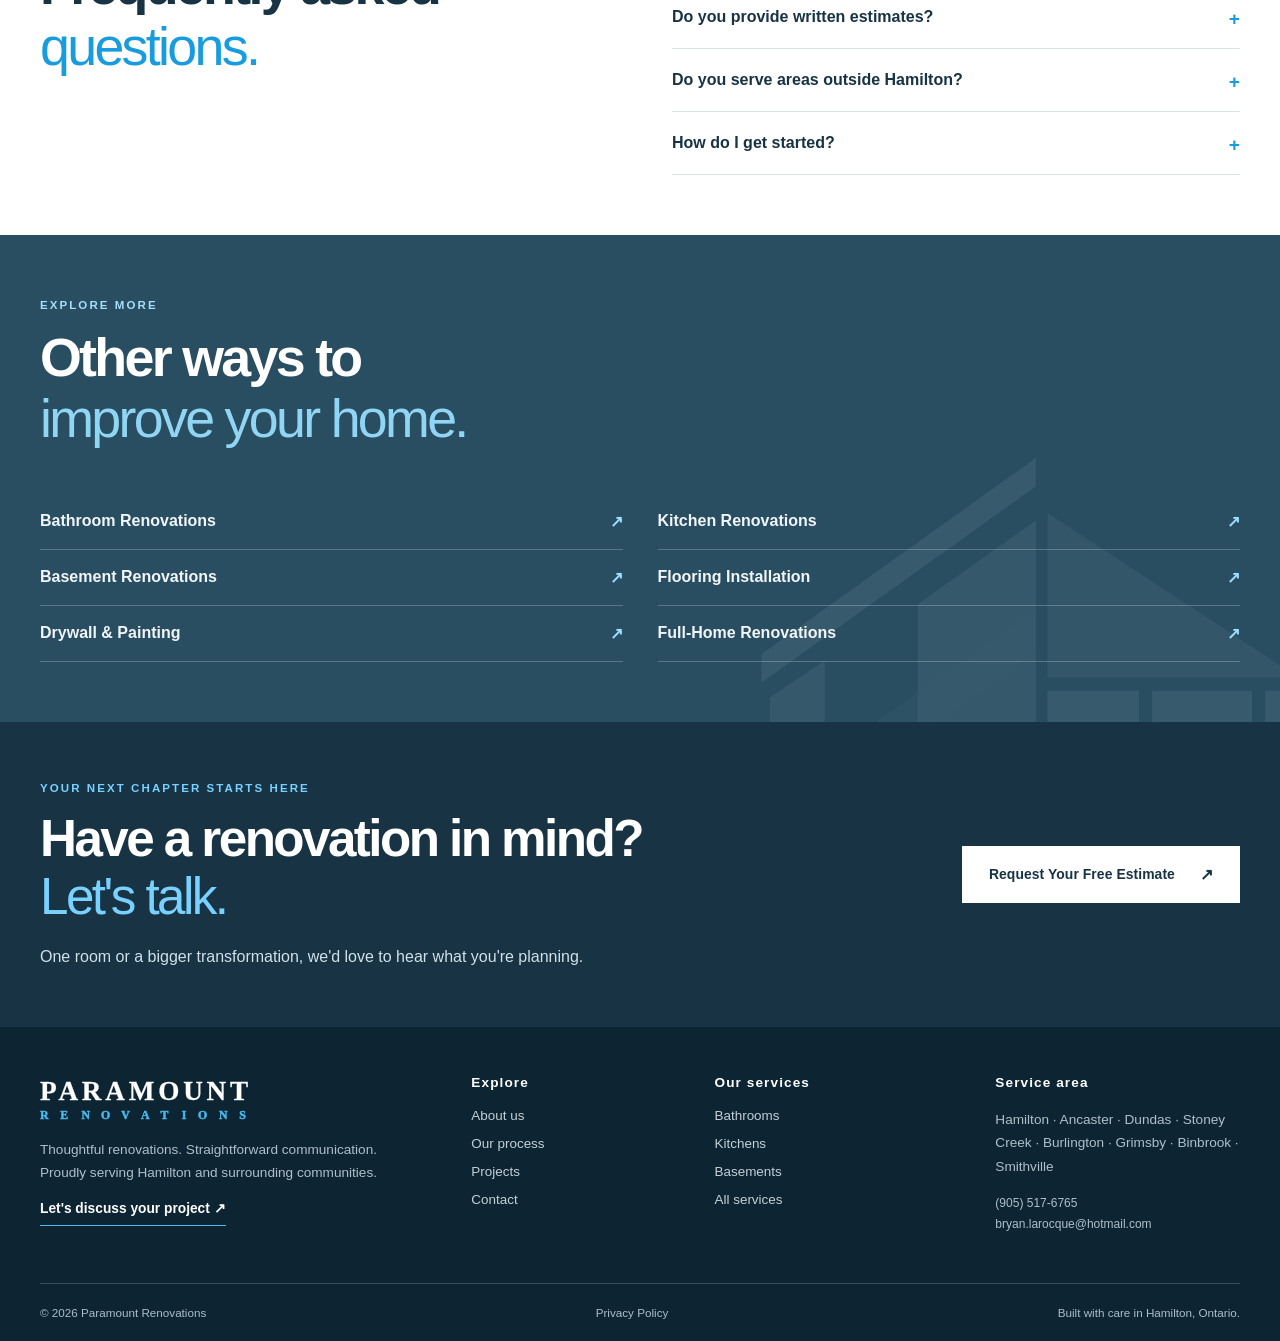
<file: garage-renovations/index.html>
<!doctype html>
<html lang="en-CA">
  <head>
    <meta charset="utf-8" />
    <meta name="viewport" content="width=device-width,initial-scale=1" />
    <meta name="theme-color" content="#173344" />
    <title>Garage Renovations Hamilton | Paramount Renovations</title>
    <meta name="description" content="Garage Renovations in Hamilton, Ontario. Make your garage work harder for your household. Free written estimates available." />
    <link rel="icon" href="/assets/favicon.svg" type="image/svg+xml" />
    <link rel="stylesheet" href="/assets/style.css" />
    <script defer src="/assets/main.js"></script>
    <meta name="robots" content="noindex,nofollow" />
    <link rel="canonical" href="https://paramount.example/garage-renovations/" />
    <meta property="og:title" content="Garage Renovations Hamilton | Paramount Renovations" />
    <meta property="og:description" content="Garage Renovations in Hamilton, Ontario. Make your garage work harder for your household. Free written estimates available." />
    <meta property="og:type" content="website" />
    <meta property="og:site_name" content="Paramount Renovations" />
    <meta property="og:locale" content="en_CA" />
    <meta property="og:url" content="https://paramount.example/garage-renovations/" />
    <meta property="og:image" content="https://paramount.example/assets/social/paramount.0559d5e570a6.png" />
    <meta property="og:image:secure_url" content="https://paramount.example/assets/social/paramount.0559d5e570a6.png" />
    <meta property="og:image:type" content="image/png" />
    <meta property="og:image:width" content="1200" />
    <meta property="og:image:height" content="630" />
    <meta property="og:image:alt" content="Paramount Renovations" />
    <meta name="twitter:card" content="summary_large_image" />
    <meta name="twitter:title" content="Garage Renovations Hamilton | Paramount Renovations" />
    <meta name="twitter:description" content="Garage Renovations in Hamilton, Ontario. Make your garage work harder for your household. Free written estimates available." />
    <meta name="twitter:image" content="https://paramount.example/assets/social/paramount.0559d5e570a6.png" />
    <meta name="twitter:image:alt" content="Paramount Renovations" />
    <script type="application/ld+json">
      {"@context": "https://schema.org", "@type": "WebPage", "name": "Garage Renovations Hamilton", "description": "Garage Renovations in Hamilton, Ontario. Make your garage work harder for your household. Free written estimates available.", "isPartOf": {"@type": "WebSite", "name": "Paramount Renovations"}, "url": "https://paramount.example/garage-renovations/"}
    </script>
    <script type="application/ld+json">
      {"@context": "https://schema.org", "@type": "FAQPage", "mainEntity": [{"@type": "Question", "name": "What kinds of projects can you help with?", "acceptedAnswer": {"@type": "Answer", "text": "We can discuss garage renovations of different sizes, from targeted improvements to more extensive updates."}}, {"@type": "Question", "name": "Do you provide written estimates?", "acceptedAnswer": {"@type": "Answer", "text": "Yes. We offer free written estimates based on the proposed work."}}, {"@type": "Question", "name": "Do you serve areas outside Hamilton?", "acceptedAnswer": {"@type": "Answer", "text": "We serve Hamilton, Ancaster, Dundas, Stoney Creek, Burlington, Grimsby, Binbrook and Smithville. Contact us to discuss your location."}}, {"@type": "Question", "name": "How do I get started?", "acceptedAnswer": {"@type": "Answer", "text": "Tell us about your space and goals through the estimate request form. Bryan handles inquiries, with a typical response target of within 24 hours."}}]}
    </script>
  </head>
  <body>
    <a class="skip" href="#main">Skip to content</a>
    <aside class="quote-banner" aria-label="Free renovation quote">
      <div class="container">For a Quick Free Quote <a href="tel:+19055176765">Call (905) 517-6765</a></div>
    </aside>
    <header class="site-header">
      <div class="container nav">
        <a href="/" class="brand" aria-label="Paramount Renovations — home"
          ><span class="brand-mark"><img src="/assets/paramount-logo.png" alt="" width="68" height="60" /></span><span class="brand-text"><strong>PARAMOUNT</strong><small role="img" aria-label="Renovations"><i aria-hidden="true">R</i><i aria-hidden="true">E</i><i aria-hidden="true">N</i><i aria-hidden="true">O</i><i aria-hidden="true">V</i><i aria-hidden="true">A</i><i aria-hidden="true">T</i><i aria-hidden="true">I</i><i aria-hidden="true">O</i><i aria-hidden="true">N</i><i aria-hidden="true">S</i></small></span></a
        ><button type="button" class="menu-toggle" aria-label="Open navigation" aria-expanded="false" aria-controls="nav-links"><span></span><span></span><span></span></button>
        <nav id="nav-links" class="nav-links" aria-label="Primary navigation">
          <a href="/">Home</a>
          <div class="nav-dropdown">
            <a href="/services/">Services <span aria-hidden="true">⌄</span></a>
            <div class="dropdown-menu"><a href="/bathroom-renovations/">Bathrooms</a><a href="/kitchen-renovations/">Kitchens</a><a href="/basement-renovations/">Basements</a><a href="/services/">All services</a></div>
          </div>
          <a href="/our-process/">Our Process</a><a href="/projects/">Projects</a><a href="/about/">About</a><a href="/contact/">Contact</a><a class="btn btn-small" href="/contact/">Get a Free Estimate <span aria-hidden="true">↗</span></a>
        </nav>
      </div>
    </header>
    <main id="main">
      <section class="page-hero">
        <div class="container page-hero-grid">
          <div class="page-hero-content">
            <span class="eyebrow">OUR SERVICES / GARAGE RENOVATIONS</span>
            <h1>Garage Renovations</h1>
            <p>Make your garage work harder for your household.</p>
            <a class="btn" href="/contact/">Get a Free Estimate <span aria-hidden="true">↗</span></a>
          </div>
          <div class="page-hero-image"><img class="" src="/assets/local/garage-inspiration.40c548ed44d9.jpg" alt="Finished garage with fitted storage cabinets, organized workbench and polished floor" loading="eager" decoding="async" /></div>
        </div>
      </section>
      <section class="section service-overview">
        <div class="container split-content">
          <div>
            <span class="eyebrow">DESIGNED FOR YOUR EVERYDAY</span>
            <h2>Make the space<br /><em>work for you.</em></h2>
          </div>
          <div class="prose">
            <p>Make your garage work harder for your household. Every home has different priorities, and a good renovation starts by understanding yours.</p>
            <h3>What we can discuss</h3>
            <p>Practical garage upgrades, finishes and functional improvements. We'll review your goals and the specific scope before preparing an estimate.</p>
            <p>Whether your priority is appearance, functionality, repairing worn finishes or improving resale presentation, we'll help you explore practical next steps.</p>
            <a href="/contact/" class="text-link">Discuss your garage renovations project ↗</a>
          </div>
        </div>
      </section>
      <section class="section tint-section">
        <div class="container">
          <span class="eyebrow">HOW WE WORK</span>
          <h2>From first conversation<br /><em>to final details.</em></h2>
          <div class="mini-steps">
            <div>
              <h3>Share your vision</h3>
              <p>Tell us about the room, your priorities and the changes you're considering.</p>
            </div>
            <div>
              <h3>Review the scope</h3>
              <p>Discuss practical options and receive a written estimate.</p>
            </div>
            <div>
              <h3>Move forward together</h3>
              <p>Plan the next steps and keep communication clear as work progresses.</p>
            </div>
          </div>
        </div>
      </section>
      <section class="section service-faq">
        <div class="container faq">
          <div>
            <span class="eyebrow">GOOD TO KNOW</span>
            <h2>Frequently asked<br /><em>questions.</em></h2>
          </div>
          <div>
            <details>
              <summary>What kinds of projects can you help with?</summary>
              <p>We can discuss garage renovations of different sizes, from targeted improvements to more extensive updates.</p>
            </details>
            <details>
              <summary>Do you provide written estimates?</summary>
              <p>Yes. We offer free written estimates based on the proposed work.</p>
            </details>
            <details>
              <summary>Do you serve areas outside Hamilton?</summary>
              <p>We serve Hamilton, Ancaster, Dundas, Stoney Creek, Burlington, Grimsby, Binbrook and Smithville. Contact us to discuss your location.</p>
            </details>
            <details>
              <summary>How do I get started?</summary>
              <p>Tell us about your space and goals through the estimate request form. Bryan handles inquiries, with a typical response target of within 24 hours.</p>
            </details>
          </div>
        </div>
      </section>
      <section class="section related">
        <div class="container">
          <span class="eyebrow">EXPLORE MORE</span>
          <h2>Other ways to<br /><em>improve your home.</em></h2>
          <div class="related-links">
            <a href="/bathroom-renovations/">Bathroom Renovations <span>↗</span></a
            ><a href="/kitchen-renovations/">Kitchen Renovations <span>↗</span></a
            ><a href="/basement-renovations/">Basement Renovations <span>↗</span></a
            ><a href="/flooring/">Flooring Installation <span>↗</span></a
            ><a href="/drywall-painting/">Drywall &amp; Painting <span>↗</span></a
            ><a href="/full-home-renovations/">Full-Home Renovations <span>↗</span></a>
          </div>
        </div>
      </section>
      <section class="final-cta">
        <div class="container final-cta-inner">
          <div>
            <span class="eyebrow eyebrow-light">YOUR NEXT CHAPTER STARTS HERE</span>
            <h2>Have a renovation in mind?<br /><em>Let's talk.</em></h2>
            <p>One room or a bigger transformation, we'd love to hear what you're planning.</p>
          </div>
          <a href="/contact/" class="btn btn-white">Request Your Free Estimate <span aria-hidden="true">↗</span></a>
        </div>
      </section>
    </main>
    <footer class="footer">
      <div class="container footer-grid">
        <div>
          <a href="/" class="footer-brand">PARAMOUNT<span role="img" aria-label="Renovations"><i aria-hidden="true">R</i><i aria-hidden="true">E</i><i aria-hidden="true">N</i><i aria-hidden="true">O</i><i aria-hidden="true">V</i><i aria-hidden="true">A</i><i aria-hidden="true">T</i><i aria-hidden="true">I</i><i aria-hidden="true">O</i><i aria-hidden="true">N</i><i aria-hidden="true">S</i></span></a>
          <p>Thoughtful renovations. Straightforward communication. Proudly serving Hamilton and surrounding communities.</p>
          <a class="text-link light" href="/contact/">Let's discuss your project ↗</a>
        </div>
        <div>
          <h3>Explore</h3>
          <a href="/about/">About us</a><a href="/our-process/">Our process</a><a href="/projects/">Projects</a><a href="/contact/">Contact</a>
        </div>
        <div>
          <h3>Our services</h3>
          <a href="/bathroom-renovations/">Bathrooms</a><a href="/kitchen-renovations/">Kitchens</a><a href="/basement-renovations/">Basements</a><a href="/services/">All services</a>
        </div>
        <div>
          <h3>Service area</h3>
          <p>Hamilton · Ancaster · Dundas · Stoney Creek · Burlington · Grimsby · Binbrook · Smithville</p>
          <p class="footer-note"><a href="tel:+19055176765">(905) 517-6765</a><br /><a href="mailto:bryan.larocque@hotmail.com">bryan.larocque@hotmail.com</a></p>
        </div>
      </div>
      <div class="container footer-bottom">
        <span>© <span id="year">2026</span> Paramount Renovations</span><a href="/privacy-policy/">Privacy Policy</a><span>Built with care in Hamilton, Ontario.</span>
      </div>
    </footer>
    <nav class="mobile-contact-bar" aria-label="Quick contact"><a href="tel:+19055176765" aria-label="Call Paramount Renovations at (905) 517-6765">Call Now</a><a href="/contact/#estimate-form">Free Quote</a></nav>
  </body>
</html>
</file>
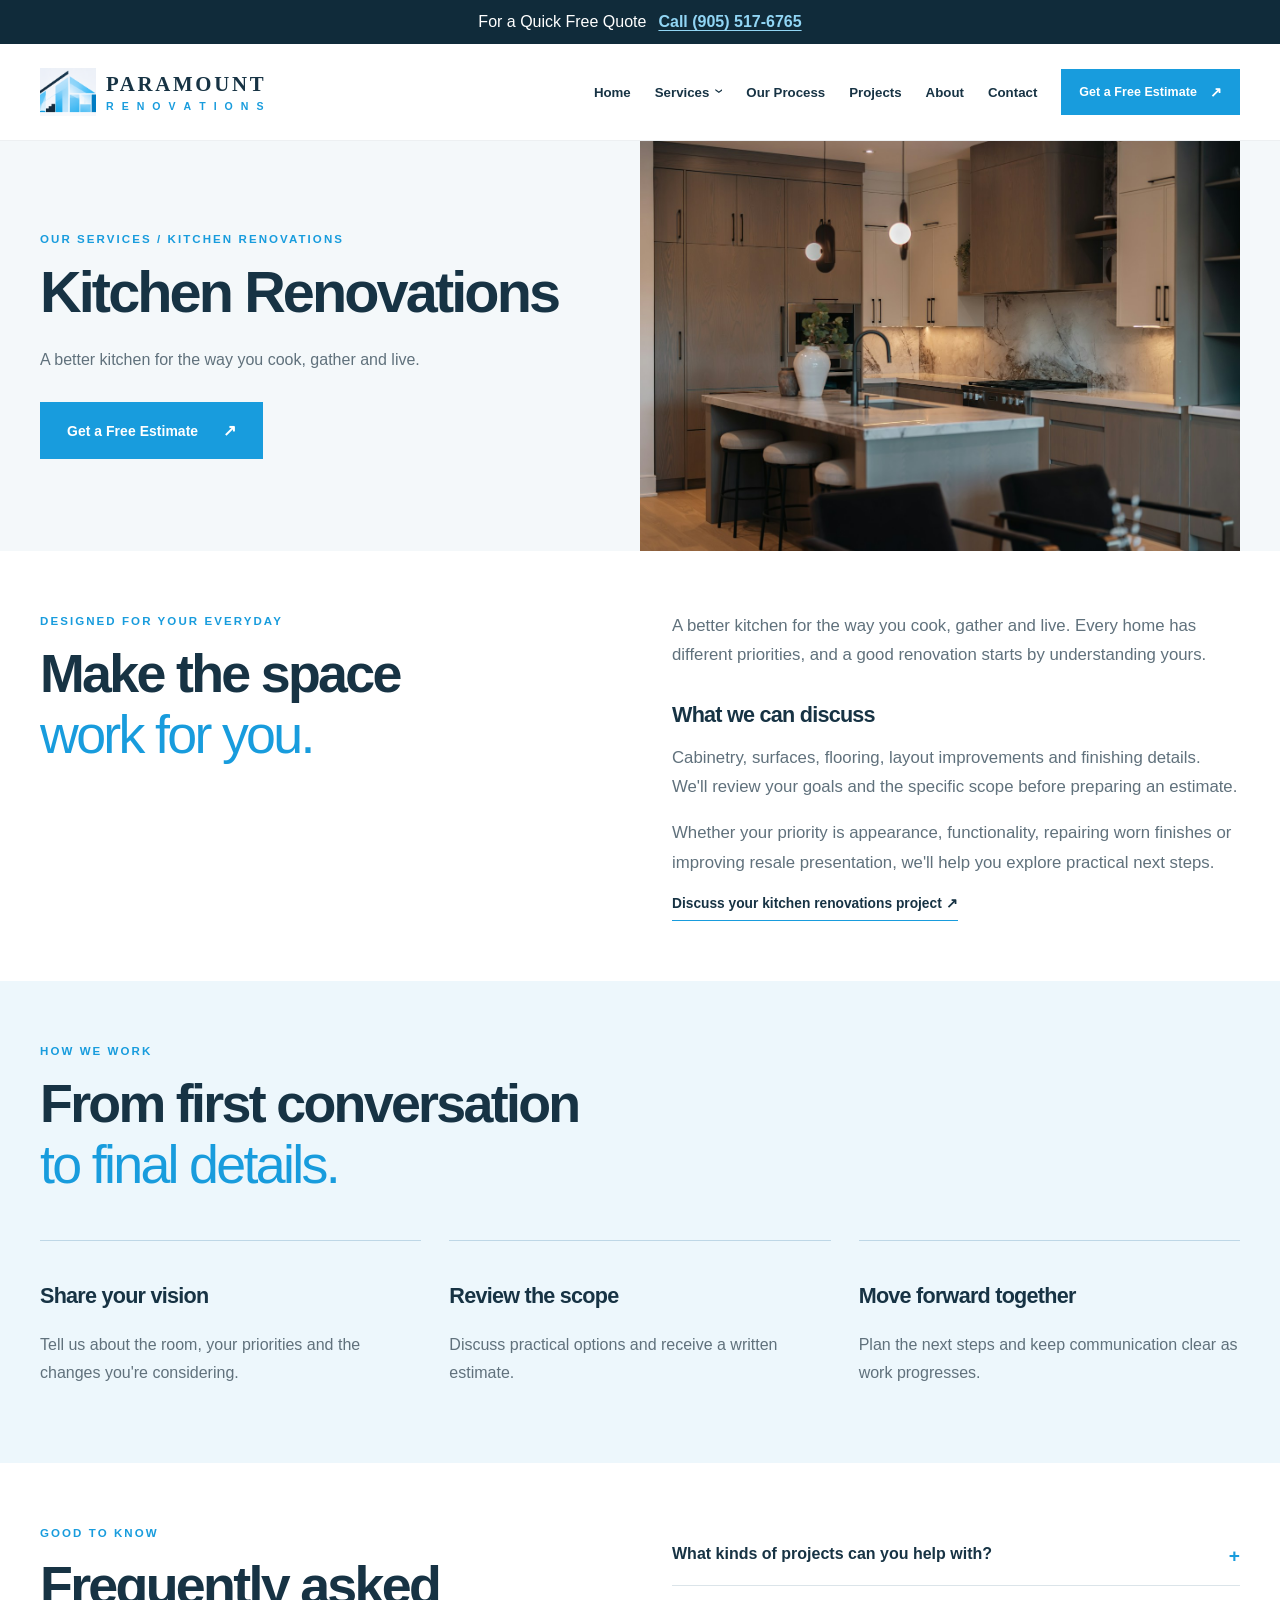
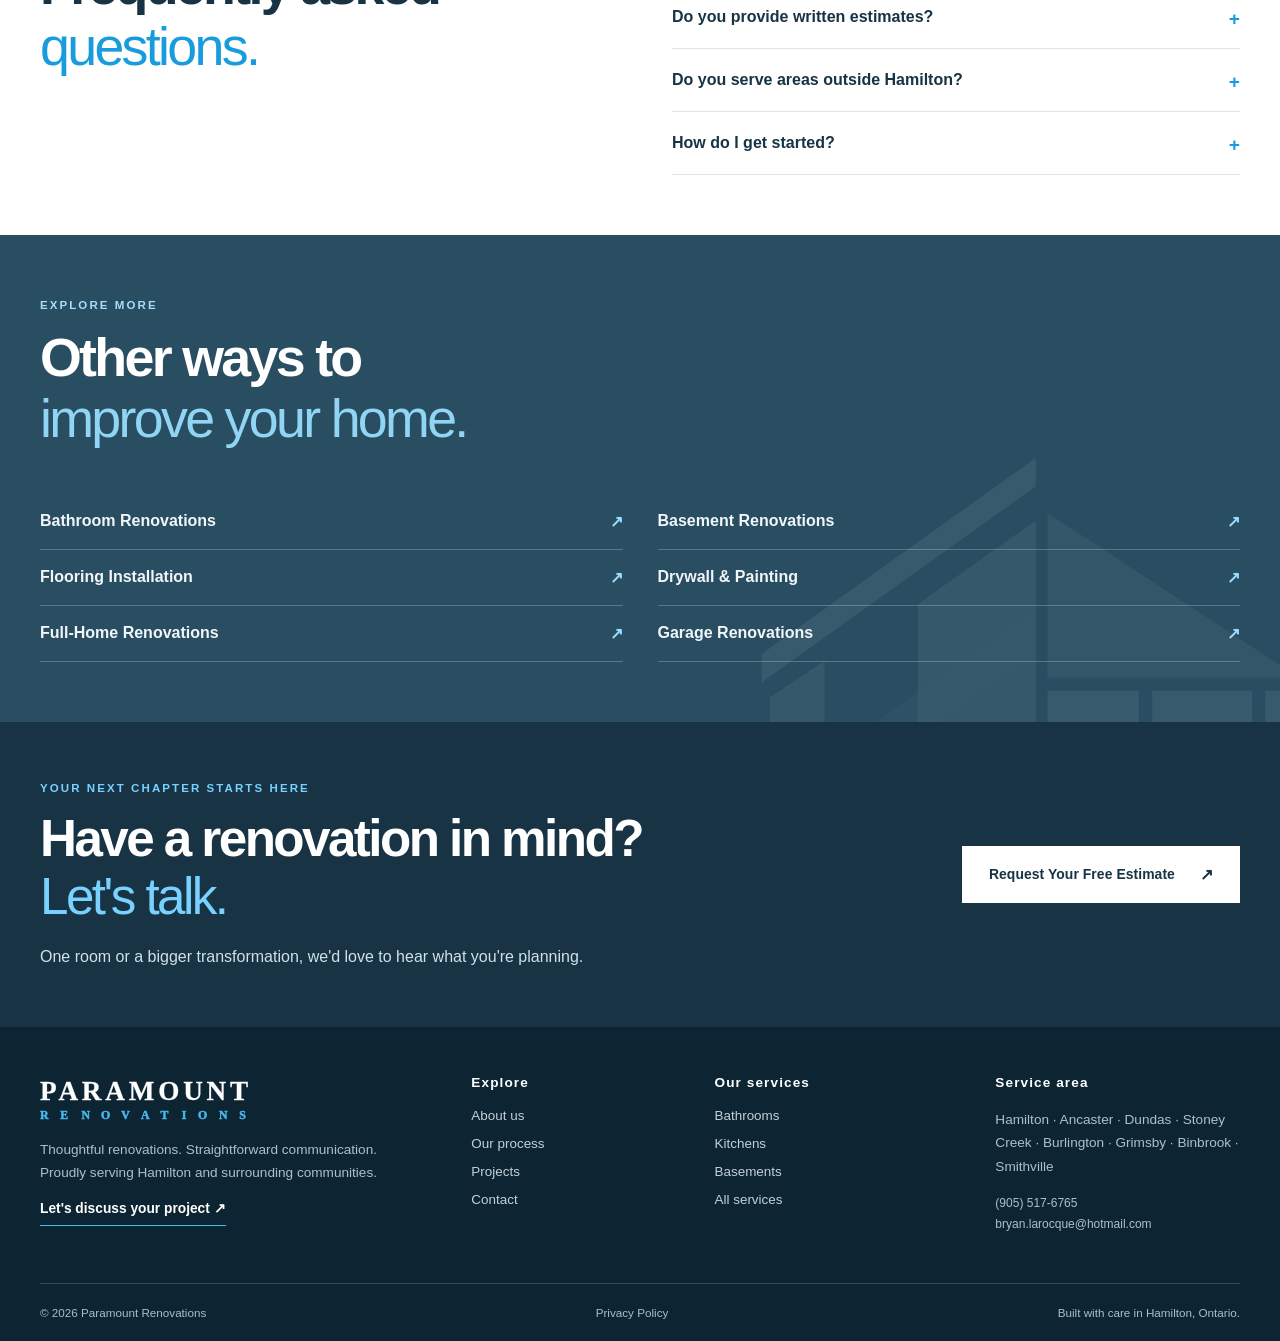
<file: kitchen-renovations/index.html>
<!doctype html>
<html lang="en-CA">
  <head>
    <meta charset="utf-8" />
    <meta name="viewport" content="width=device-width,initial-scale=1" />
    <meta name="theme-color" content="#173344" />
    <title>Kitchen Renovations Hamilton | Paramount Renovations</title>
    <meta name="description" content="Kitchen Renovations in Hamilton, Ontario. A better kitchen for the way you cook, gather and live. Free written estimates available." />
    <link rel="icon" href="/assets/favicon.svg" type="image/svg+xml" />
    <link rel="stylesheet" href="/assets/style.css" />
    <script defer src="/assets/main.js"></script>
    <meta name="robots" content="noindex,nofollow" />
    <link rel="canonical" href="https://paramount.example/kitchen-renovations/" />
    <meta property="og:title" content="Kitchen Renovations Hamilton | Paramount Renovations" />
    <meta property="og:description" content="Kitchen Renovations in Hamilton, Ontario. A better kitchen for the way you cook, gather and live. Free written estimates available." />
    <meta property="og:type" content="website" />
    <meta property="og:site_name" content="Paramount Renovations" />
    <meta property="og:locale" content="en_CA" />
    <meta property="og:url" content="https://paramount.example/kitchen-renovations/" />
    <meta property="og:image" content="https://paramount.example/assets/social/paramount.0559d5e570a6.png" />
    <meta property="og:image:secure_url" content="https://paramount.example/assets/social/paramount.0559d5e570a6.png" />
    <meta property="og:image:type" content="image/png" />
    <meta property="og:image:width" content="1200" />
    <meta property="og:image:height" content="630" />
    <meta property="og:image:alt" content="Paramount Renovations" />
    <meta name="twitter:card" content="summary_large_image" />
    <meta name="twitter:title" content="Kitchen Renovations Hamilton | Paramount Renovations" />
    <meta name="twitter:description" content="Kitchen Renovations in Hamilton, Ontario. A better kitchen for the way you cook, gather and live. Free written estimates available." />
    <meta name="twitter:image" content="https://paramount.example/assets/social/paramount.0559d5e570a6.png" />
    <meta name="twitter:image:alt" content="Paramount Renovations" />
    <script type="application/ld+json">
      {"@context": "https://schema.org", "@type": "WebPage", "name": "Kitchen Renovations Hamilton", "description": "Kitchen Renovations in Hamilton, Ontario. A better kitchen for the way you cook, gather and live. Free written estimates available.", "isPartOf": {"@type": "WebSite", "name": "Paramount Renovations"}, "url": "https://paramount.example/kitchen-renovations/"}
    </script>
    <script type="application/ld+json">
      {"@context": "https://schema.org", "@type": "FAQPage", "mainEntity": [{"@type": "Question", "name": "What kinds of projects can you help with?", "acceptedAnswer": {"@type": "Answer", "text": "We can discuss kitchen renovations of different sizes, from targeted improvements to more extensive updates."}}, {"@type": "Question", "name": "Do you provide written estimates?", "acceptedAnswer": {"@type": "Answer", "text": "Yes. We offer free written estimates based on the proposed work."}}, {"@type": "Question", "name": "Do you serve areas outside Hamilton?", "acceptedAnswer": {"@type": "Answer", "text": "We serve Hamilton, Ancaster, Dundas, Stoney Creek, Burlington, Grimsby, Binbrook and Smithville. Contact us to discuss your location."}}, {"@type": "Question", "name": "How do I get started?", "acceptedAnswer": {"@type": "Answer", "text": "Tell us about your space and goals through the estimate request form. Bryan handles inquiries, with a typical response target of within 24 hours."}}]}
    </script>
  </head>
  <body>
    <a class="skip" href="#main">Skip to content</a>
    <aside class="quote-banner" aria-label="Free renovation quote">
      <div class="container">For a Quick Free Quote <a href="tel:+19055176765">Call (905) 517-6765</a></div>
    </aside>
    <header class="site-header">
      <div class="container nav">
        <a href="/" class="brand" aria-label="Paramount Renovations — home"
          ><span class="brand-mark"><img src="/assets/paramount-logo.png" alt="" width="68" height="60" /></span><span class="brand-text"><strong>PARAMOUNT</strong><small role="img" aria-label="Renovations"><i aria-hidden="true">R</i><i aria-hidden="true">E</i><i aria-hidden="true">N</i><i aria-hidden="true">O</i><i aria-hidden="true">V</i><i aria-hidden="true">A</i><i aria-hidden="true">T</i><i aria-hidden="true">I</i><i aria-hidden="true">O</i><i aria-hidden="true">N</i><i aria-hidden="true">S</i></small></span></a
        ><button type="button" class="menu-toggle" aria-label="Open navigation" aria-expanded="false" aria-controls="nav-links"><span></span><span></span><span></span></button>
        <nav id="nav-links" class="nav-links" aria-label="Primary navigation">
          <a href="/">Home</a>
          <div class="nav-dropdown">
            <a href="/services/">Services <span aria-hidden="true">⌄</span></a>
            <div class="dropdown-menu"><a href="/bathroom-renovations/">Bathrooms</a><a href="/kitchen-renovations/">Kitchens</a><a href="/basement-renovations/">Basements</a><a href="/services/">All services</a></div>
          </div>
          <a href="/our-process/">Our Process</a><a href="/projects/">Projects</a><a href="/about/">About</a><a href="/contact/">Contact</a><a class="btn btn-small" href="/contact/">Get a Free Estimate <span aria-hidden="true">↗</span></a>
        </nav>
      </div>
    </header>
    <main id="main">
      <section class="page-hero">
        <div class="container page-hero-grid">
          <div class="page-hero-content">
            <span class="eyebrow">OUR SERVICES / KITCHEN RENOVATIONS</span>
            <h1>Kitchen Renovations</h1>
            <p>A better kitchen for the way you cook, gather and live.</p>
            <a class="btn" href="/contact/">Get a Free Estimate <span aria-hidden="true">↗</span></a>
          </div>
          <div class="page-hero-image"><img class="" src="/assets/local/kitchen-inspiration.f62501892f37.jpg" alt="Contemporary kitchen with wood cabinetry, marble island and visible range" loading="eager" decoding="async" /></div>
        </div>
      </section>
      <section class="section service-overview">
        <div class="container split-content">
          <div>
            <span class="eyebrow">DESIGNED FOR YOUR EVERYDAY</span>
            <h2>Make the space<br /><em>work for you.</em></h2>
          </div>
          <div class="prose">
            <p>A better kitchen for the way you cook, gather and live. Every home has different priorities, and a good renovation starts by understanding yours.</p>
            <h3>What we can discuss</h3>
            <p>Cabinetry, surfaces, flooring, layout improvements and finishing details. We'll review your goals and the specific scope before preparing an estimate.</p>
            <p>Whether your priority is appearance, functionality, repairing worn finishes or improving resale presentation, we'll help you explore practical next steps.</p>
            <a href="/contact/" class="text-link">Discuss your kitchen renovations project ↗</a>
          </div>
        </div>
      </section>
      <section class="section tint-section">
        <div class="container">
          <span class="eyebrow">HOW WE WORK</span>
          <h2>From first conversation<br /><em>to final details.</em></h2>
          <div class="mini-steps">
            <div>
              <h3>Share your vision</h3>
              <p>Tell us about the room, your priorities and the changes you're considering.</p>
            </div>
            <div>
              <h3>Review the scope</h3>
              <p>Discuss practical options and receive a written estimate.</p>
            </div>
            <div>
              <h3>Move forward together</h3>
              <p>Plan the next steps and keep communication clear as work progresses.</p>
            </div>
          </div>
        </div>
      </section>
      <section class="section service-faq">
        <div class="container faq">
          <div>
            <span class="eyebrow">GOOD TO KNOW</span>
            <h2>Frequently asked<br /><em>questions.</em></h2>
          </div>
          <div>
            <details>
              <summary>What kinds of projects can you help with?</summary>
              <p>We can discuss kitchen renovations of different sizes, from targeted improvements to more extensive updates.</p>
            </details>
            <details>
              <summary>Do you provide written estimates?</summary>
              <p>Yes. We offer free written estimates based on the proposed work.</p>
            </details>
            <details>
              <summary>Do you serve areas outside Hamilton?</summary>
              <p>We serve Hamilton, Ancaster, Dundas, Stoney Creek, Burlington, Grimsby, Binbrook and Smithville. Contact us to discuss your location.</p>
            </details>
            <details>
              <summary>How do I get started?</summary>
              <p>Tell us about your space and goals through the estimate request form. Bryan handles inquiries, with a typical response target of within 24 hours.</p>
            </details>
          </div>
        </div>
      </section>
      <section class="section related">
        <div class="container">
          <span class="eyebrow">EXPLORE MORE</span>
          <h2>Other ways to<br /><em>improve your home.</em></h2>
          <div class="related-links">
            <a href="/bathroom-renovations/">Bathroom Renovations <span>↗</span></a
            ><a href="/basement-renovations/">Basement Renovations <span>↗</span></a
            ><a href="/flooring/">Flooring Installation <span>↗</span></a
            ><a href="/drywall-painting/">Drywall &amp; Painting <span>↗</span></a
            ><a href="/full-home-renovations/">Full-Home Renovations <span>↗</span></a
            ><a href="/garage-renovations/">Garage Renovations <span>↗</span></a>
          </div>
        </div>
      </section>
      <section class="final-cta">
        <div class="container final-cta-inner">
          <div>
            <span class="eyebrow eyebrow-light">YOUR NEXT CHAPTER STARTS HERE</span>
            <h2>Have a renovation in mind?<br /><em>Let's talk.</em></h2>
            <p>One room or a bigger transformation, we'd love to hear what you're planning.</p>
          </div>
          <a href="/contact/" class="btn btn-white">Request Your Free Estimate <span aria-hidden="true">↗</span></a>
        </div>
      </section>
    </main>
    <footer class="footer">
      <div class="container footer-grid">
        <div>
          <a href="/" class="footer-brand">PARAMOUNT<span role="img" aria-label="Renovations"><i aria-hidden="true">R</i><i aria-hidden="true">E</i><i aria-hidden="true">N</i><i aria-hidden="true">O</i><i aria-hidden="true">V</i><i aria-hidden="true">A</i><i aria-hidden="true">T</i><i aria-hidden="true">I</i><i aria-hidden="true">O</i><i aria-hidden="true">N</i><i aria-hidden="true">S</i></span></a>
          <p>Thoughtful renovations. Straightforward communication. Proudly serving Hamilton and surrounding communities.</p>
          <a class="text-link light" href="/contact/">Let's discuss your project ↗</a>
        </div>
        <div>
          <h3>Explore</h3>
          <a href="/about/">About us</a><a href="/our-process/">Our process</a><a href="/projects/">Projects</a><a href="/contact/">Contact</a>
        </div>
        <div>
          <h3>Our services</h3>
          <a href="/bathroom-renovations/">Bathrooms</a><a href="/kitchen-renovations/">Kitchens</a><a href="/basement-renovations/">Basements</a><a href="/services/">All services</a>
        </div>
        <div>
          <h3>Service area</h3>
          <p>Hamilton · Ancaster · Dundas · Stoney Creek · Burlington · Grimsby · Binbrook · Smithville</p>
          <p class="footer-note"><a href="tel:+19055176765">(905) 517-6765</a><br /><a href="mailto:bryan.larocque@hotmail.com">bryan.larocque@hotmail.com</a></p>
        </div>
      </div>
      <div class="container footer-bottom">
        <span>© <span id="year">2026</span> Paramount Renovations</span><a href="/privacy-policy/">Privacy Policy</a><span>Built with care in Hamilton, Ontario.</span>
      </div>
    </footer>
    <nav class="mobile-contact-bar" aria-label="Quick contact"><a href="tel:+19055176765" aria-label="Call Paramount Renovations at (905) 517-6765">Call Now</a><a href="/contact/#estimate-form">Free Quote</a></nav>
  </body>
</html>
</file>
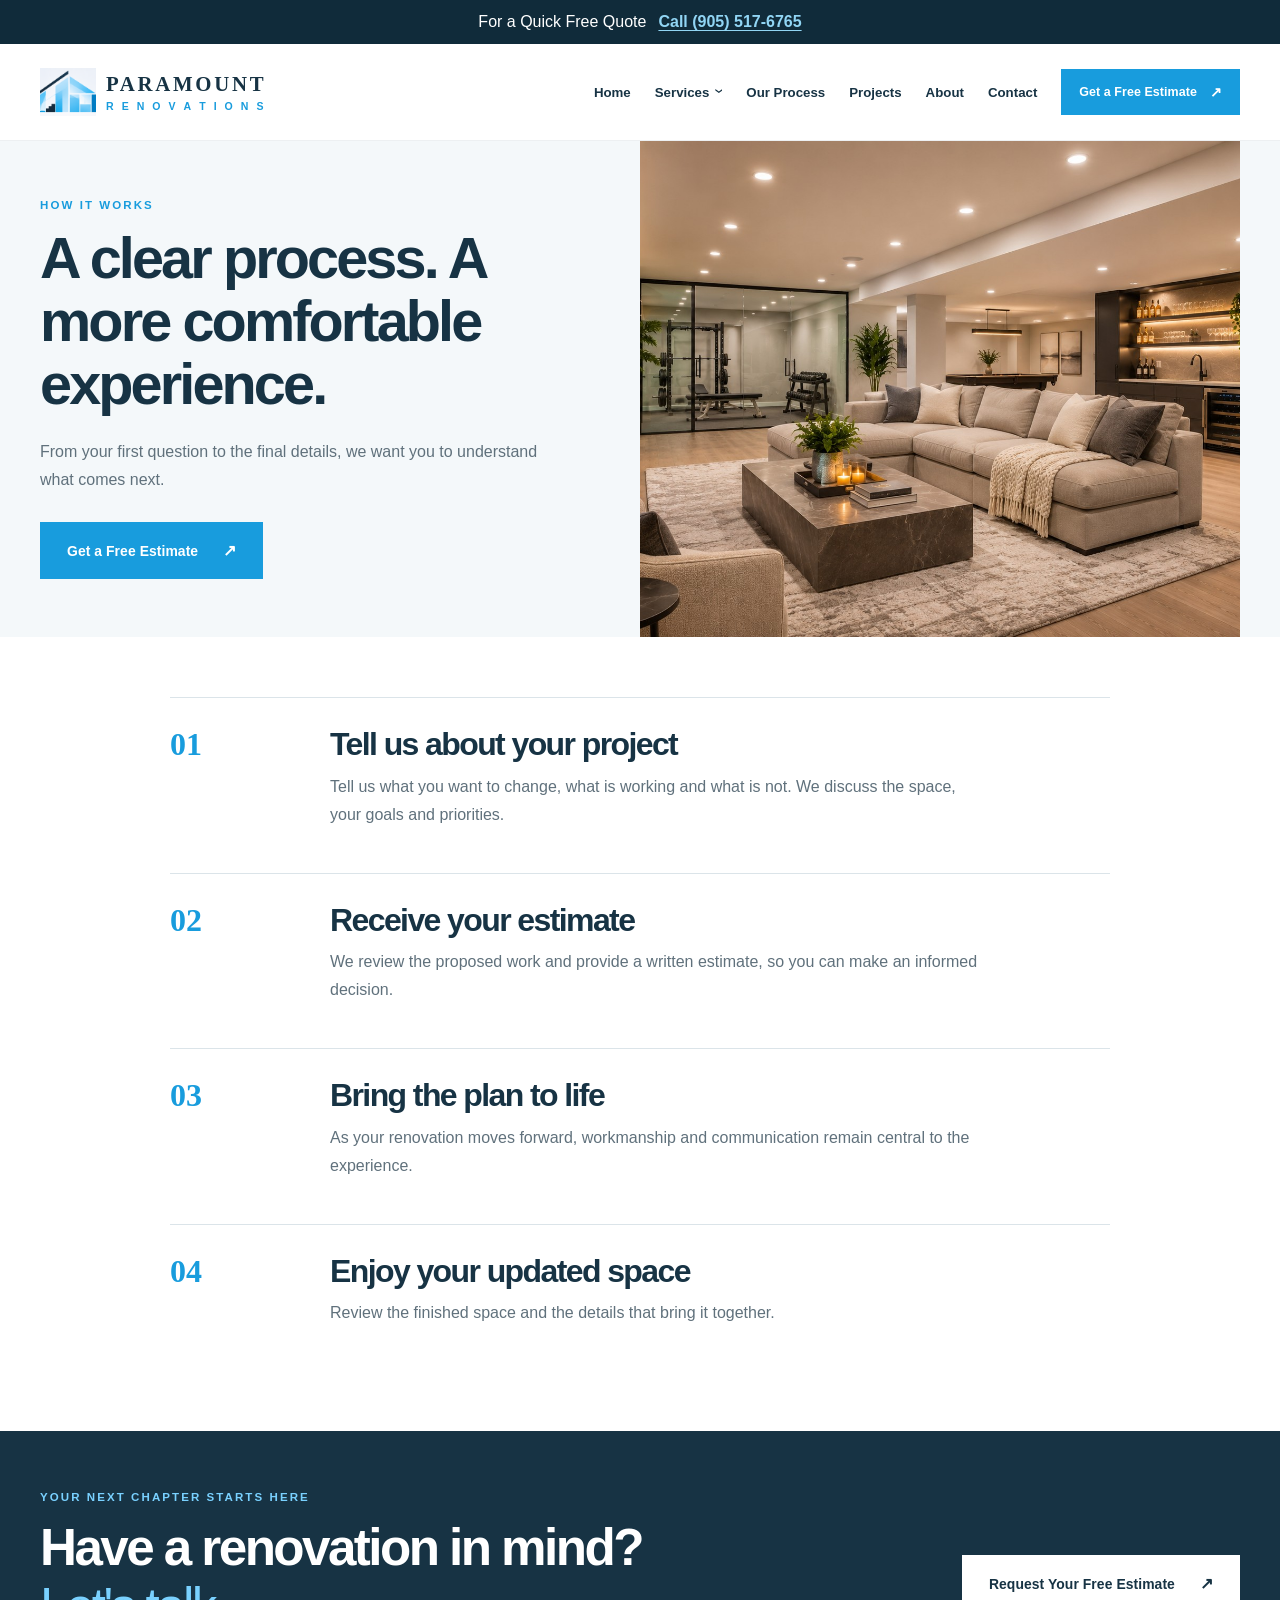
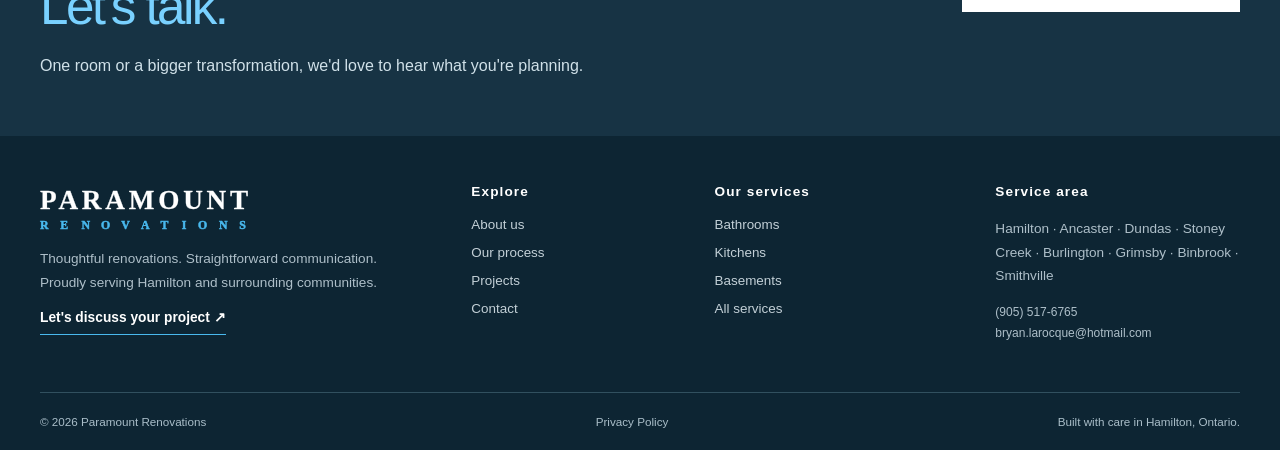
<file: our-process/index.html>
<!doctype html>
<html lang="en-CA">
  <head>
    <meta charset="utf-8" />
    <meta name="viewport" content="width=device-width,initial-scale=1" />
    <meta name="theme-color" content="#173344" />
    <title>Our Renovation Process | Paramount Renovations</title>
    <meta name="description" content="Learn how Paramount approaches home renovation projects, from your first conversation to the finished space." />
    <link rel="icon" href="/assets/favicon.svg" type="image/svg+xml" />
    <link rel="stylesheet" href="/assets/style.css" />
    <script defer src="/assets/main.js"></script>
    <meta name="robots" content="noindex,nofollow" />
    <link rel="canonical" href="https://paramount.example/our-process/" />
    <meta property="og:title" content="Our Renovation Process | Paramount Renovations" />
    <meta property="og:description" content="Learn how Paramount approaches home renovation projects, from your first conversation to the finished space." />
    <meta property="og:type" content="website" />
    <meta property="og:site_name" content="Paramount Renovations" />
    <meta property="og:locale" content="en_CA" />
    <meta property="og:url" content="https://paramount.example/our-process/" />
    <meta property="og:image" content="https://paramount.example/assets/social/paramount.0559d5e570a6.png" />
    <meta property="og:image:secure_url" content="https://paramount.example/assets/social/paramount.0559d5e570a6.png" />
    <meta property="og:image:type" content="image/png" />
    <meta property="og:image:width" content="1200" />
    <meta property="og:image:height" content="630" />
    <meta property="og:image:alt" content="Paramount Renovations" />
    <meta name="twitter:card" content="summary_large_image" />
    <meta name="twitter:title" content="Our Renovation Process | Paramount Renovations" />
    <meta name="twitter:description" content="Learn how Paramount approaches home renovation projects, from your first conversation to the finished space." />
    <meta name="twitter:image" content="https://paramount.example/assets/social/paramount.0559d5e570a6.png" />
    <meta name="twitter:image:alt" content="Paramount Renovations" />
    <script type="application/ld+json">
      {"@context": "https://schema.org", "@type": "WebPage", "name": "Our Renovation Process", "description": "Learn how Paramount approaches home renovation projects, from your first conversation to the finished space.", "isPartOf": {"@type": "WebSite", "name": "Paramount Renovations"}, "url": "https://paramount.example/our-process/"}
    </script>
  </head>
  <body>
    <a class="skip" href="#main">Skip to content</a>
    <aside class="quote-banner" aria-label="Free renovation quote">
      <div class="container">For a Quick Free Quote <a href="tel:+19055176765">Call (905) 517-6765</a></div>
    </aside>
    <header class="site-header">
      <div class="container nav">
        <a href="/" class="brand" aria-label="Paramount Renovations — home"
          ><span class="brand-mark"><img src="/assets/paramount-logo.png" alt="" width="68" height="60" /></span><span class="brand-text"><strong>PARAMOUNT</strong><small role="img" aria-label="Renovations"><i aria-hidden="true">R</i><i aria-hidden="true">E</i><i aria-hidden="true">N</i><i aria-hidden="true">O</i><i aria-hidden="true">V</i><i aria-hidden="true">A</i><i aria-hidden="true">T</i><i aria-hidden="true">I</i><i aria-hidden="true">O</i><i aria-hidden="true">N</i><i aria-hidden="true">S</i></small></span></a
        ><button type="button" class="menu-toggle" aria-label="Open navigation" aria-expanded="false" aria-controls="nav-links"><span></span><span></span><span></span></button>
        <nav id="nav-links" class="nav-links" aria-label="Primary navigation">
          <a href="/">Home</a>
          <div class="nav-dropdown">
            <a href="/services/">Services <span aria-hidden="true">⌄</span></a>
            <div class="dropdown-menu"><a href="/bathroom-renovations/">Bathrooms</a><a href="/kitchen-renovations/">Kitchens</a><a href="/basement-renovations/">Basements</a><a href="/services/">All services</a></div>
          </div>
          <a href="/our-process/">Our Process</a><a href="/projects/">Projects</a><a href="/about/">About</a><a href="/contact/">Contact</a><a class="btn btn-small" href="/contact/">Get a Free Estimate <span aria-hidden="true">↗</span></a>
        </nav>
      </div>
    </header>
    <main id="main">
      <section class="page-hero">
        <div class="container page-hero-grid">
          <div class="page-hero-content">
            <span class="eyebrow">HOW IT WORKS</span>
            <h1>A clear process. A more comfortable experience.</h1>
            <p>From your first question to the final details, we want you to understand what comes next.</p>
            <a class="btn" href="/contact/">Get a Free Estimate <span aria-hidden="true">↗</span></a>
          </div>
          <div class="page-hero-image"><img class="" src="/assets/local/basement-inspiration.4fd2451e0656.jpg" alt="Warm finished basement lounge with sectional seating, illuminated wet bar and glass-enclosed gym" loading="eager" decoding="async" /></div>
        </div>
      </section>
      <section class="section">
        <div class="container timeline">
          <article>
            <span>01</span>
            <div>
              <h2>Tell us about your project</h2>
              <p>Tell us what you want to change, what is working and what is not. We discuss the space, your goals and priorities.</p>
            </div>
          </article>
          <article>
            <span>02</span>
            <div>
              <h2>Receive your estimate</h2>
              <p>We review the proposed work and provide a written estimate, so you can make an informed decision.</p>
            </div>
          </article>
          <article>
            <span>03</span>
            <div>
              <h2>Bring the plan to life</h2>
              <p>As your renovation moves forward, workmanship and communication remain central to the experience.</p>
            </div>
          </article>
          <article>
            <span>04</span>
            <div>
              <h2>Enjoy your updated space</h2>
              <p>Review the finished space and the details that bring it together.</p>
            </div>
          </article>
        </div>
      </section>
      <section class="final-cta">
        <div class="container final-cta-inner">
          <div>
            <span class="eyebrow eyebrow-light">YOUR NEXT CHAPTER STARTS HERE</span>
            <h2>Have a renovation in mind?<br /><em>Let's talk.</em></h2>
            <p>One room or a bigger transformation, we'd love to hear what you're planning.</p>
          </div>
          <a href="/contact/" class="btn btn-white">Request Your Free Estimate <span aria-hidden="true">↗</span></a>
        </div>
      </section>
    </main>
    <footer class="footer">
      <div class="container footer-grid">
        <div>
          <a href="/" class="footer-brand">PARAMOUNT<span role="img" aria-label="Renovations"><i aria-hidden="true">R</i><i aria-hidden="true">E</i><i aria-hidden="true">N</i><i aria-hidden="true">O</i><i aria-hidden="true">V</i><i aria-hidden="true">A</i><i aria-hidden="true">T</i><i aria-hidden="true">I</i><i aria-hidden="true">O</i><i aria-hidden="true">N</i><i aria-hidden="true">S</i></span></a>
          <p>Thoughtful renovations. Straightforward communication. Proudly serving Hamilton and surrounding communities.</p>
          <a class="text-link light" href="/contact/">Let's discuss your project ↗</a>
        </div>
        <div>
          <h3>Explore</h3>
          <a href="/about/">About us</a><a href="/our-process/">Our process</a><a href="/projects/">Projects</a><a href="/contact/">Contact</a>
        </div>
        <div>
          <h3>Our services</h3>
          <a href="/bathroom-renovations/">Bathrooms</a><a href="/kitchen-renovations/">Kitchens</a><a href="/basement-renovations/">Basements</a><a href="/services/">All services</a>
        </div>
        <div>
          <h3>Service area</h3>
          <p>Hamilton · Ancaster · Dundas · Stoney Creek · Burlington · Grimsby · Binbrook · Smithville</p>
          <p class="footer-note"><a href="tel:+19055176765">(905) 517-6765</a><br /><a href="mailto:bryan.larocque@hotmail.com">bryan.larocque@hotmail.com</a></p>
        </div>
      </div>
      <div class="container footer-bottom">
        <span>© <span id="year">2026</span> Paramount Renovations</span><a href="/privacy-policy/">Privacy Policy</a><span>Built with care in Hamilton, Ontario.</span>
      </div>
    </footer>
    <nav class="mobile-contact-bar" aria-label="Quick contact"><a href="tel:+19055176765" aria-label="Call Paramount Renovations at (905) 517-6765">Call Now</a><a href="/contact/#estimate-form">Free Quote</a></nav>
  </body>
</html>
</file>
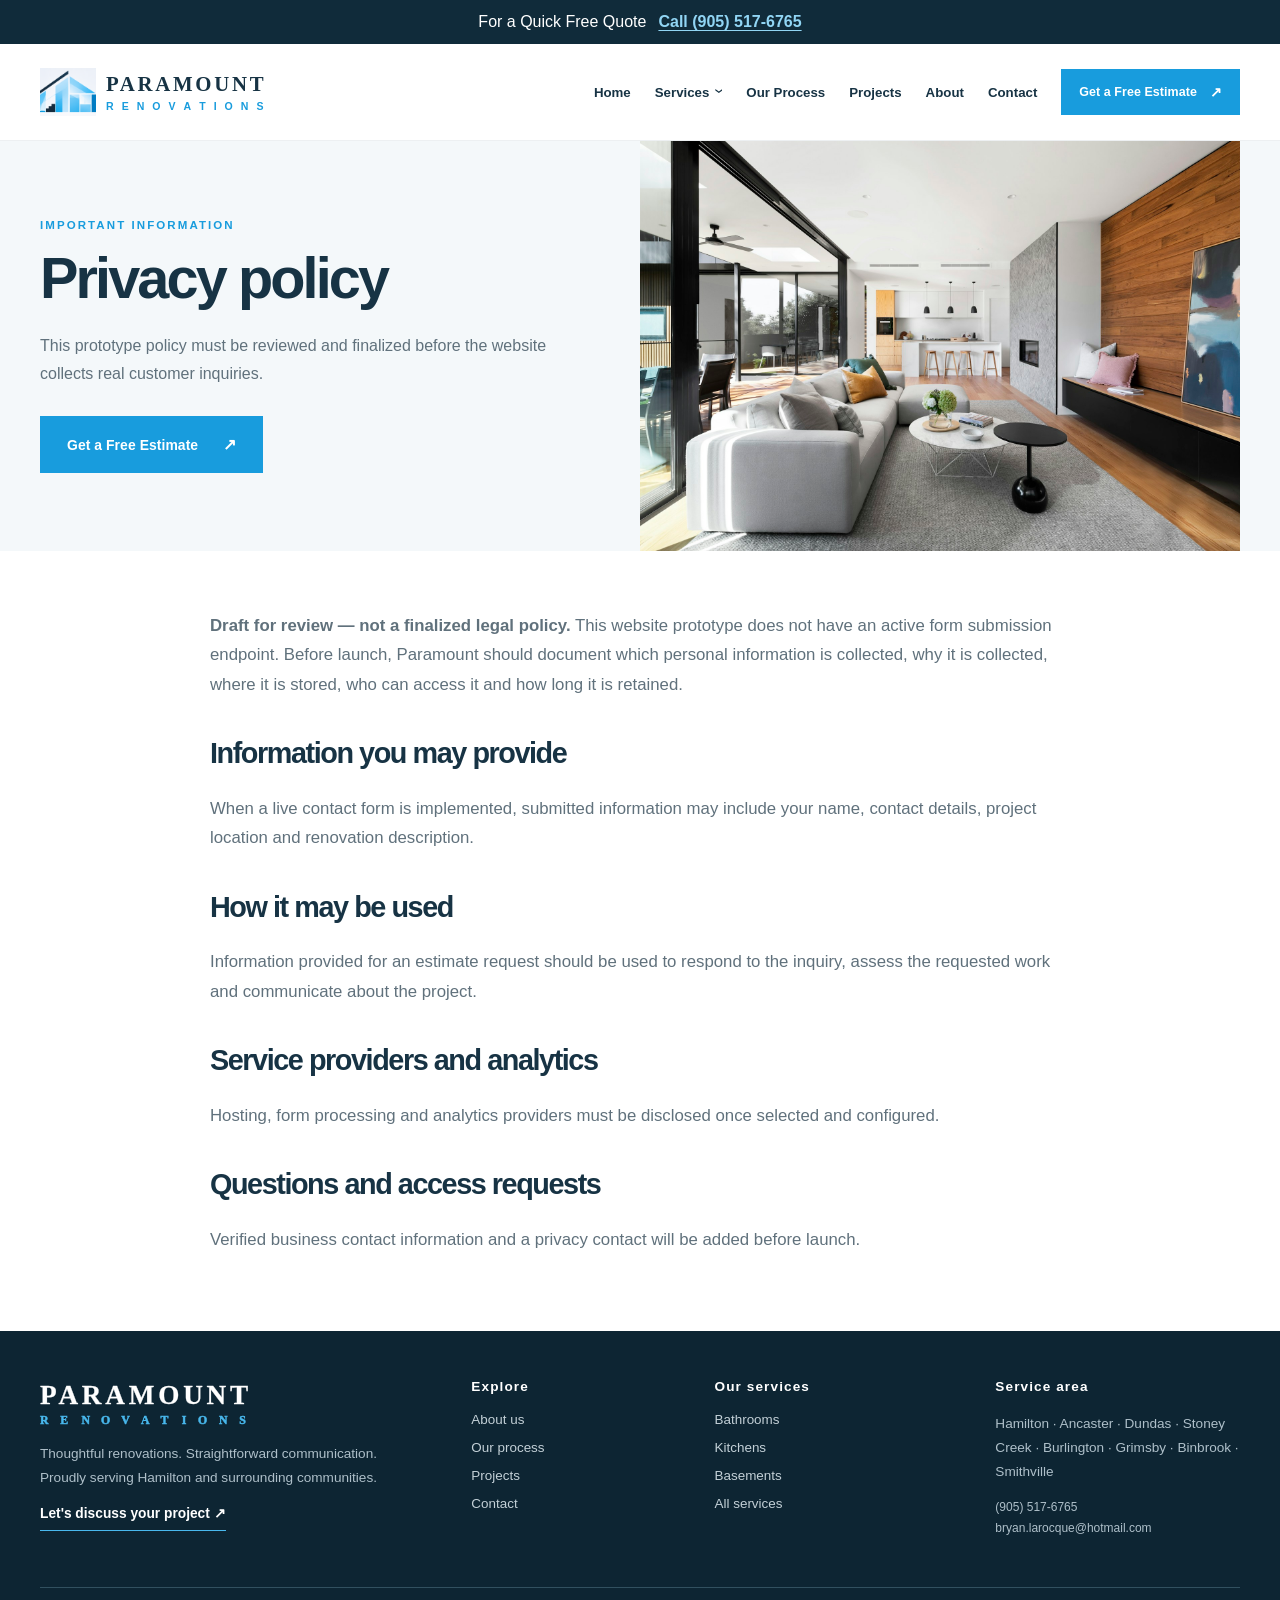
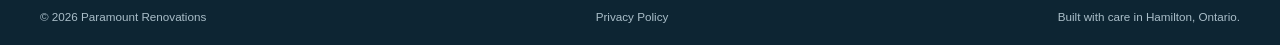
<file: privacy-policy/index.html>
<!doctype html>
<html lang="en-CA">
  <head>
    <meta charset="utf-8" />
    <meta name="viewport" content="width=device-width,initial-scale=1" />
    <meta name="theme-color" content="#173344" />
    <title>Privacy Policy | Paramount Renovations</title>
    <meta name="description" content="Privacy information for Paramount Renovations website visitors." />
    <link rel="icon" href="/assets/favicon.svg" type="image/svg+xml" />
    <link rel="stylesheet" href="/assets/style.css" />
    <script defer src="/assets/main.js"></script>
    <meta name="robots" content="noindex,nofollow" />
    <link rel="canonical" href="https://paramount.example/privacy-policy/" />
    <meta property="og:title" content="Privacy Policy | Paramount Renovations" />
    <meta property="og:description" content="Privacy information for Paramount Renovations website visitors." />
    <meta property="og:type" content="website" />
    <meta property="og:site_name" content="Paramount Renovations" />
    <meta property="og:locale" content="en_CA" />
    <meta property="og:url" content="https://paramount.example/privacy-policy/" />
    <meta property="og:image" content="https://paramount.example/assets/social/paramount.0559d5e570a6.png" />
    <meta property="og:image:secure_url" content="https://paramount.example/assets/social/paramount.0559d5e570a6.png" />
    <meta property="og:image:type" content="image/png" />
    <meta property="og:image:width" content="1200" />
    <meta property="og:image:height" content="630" />
    <meta property="og:image:alt" content="Paramount Renovations" />
    <meta name="twitter:card" content="summary_large_image" />
    <meta name="twitter:title" content="Privacy Policy | Paramount Renovations" />
    <meta name="twitter:description" content="Privacy information for Paramount Renovations website visitors." />
    <meta name="twitter:image" content="https://paramount.example/assets/social/paramount.0559d5e570a6.png" />
    <meta name="twitter:image:alt" content="Paramount Renovations" />
    <script type="application/ld+json">
      {"@context": "https://schema.org", "@type": "WebPage", "name": "Privacy Policy", "description": "Privacy information for Paramount Renovations website visitors.", "isPartOf": {"@type": "WebSite", "name": "Paramount Renovations"}, "url": "https://paramount.example/privacy-policy/"}
    </script>
  </head>
  <body>
    <a class="skip" href="#main">Skip to content</a>
    <aside class="quote-banner" aria-label="Free renovation quote">
      <div class="container">For a Quick Free Quote <a href="tel:+19055176765">Call (905) 517-6765</a></div>
    </aside>
    <header class="site-header">
      <div class="container nav">
        <a href="/" class="brand" aria-label="Paramount Renovations — home"
          ><span class="brand-mark"><img src="/assets/paramount-logo.png" alt="" width="68" height="60" /></span><span class="brand-text"><strong>PARAMOUNT</strong><small role="img" aria-label="Renovations"><i aria-hidden="true">R</i><i aria-hidden="true">E</i><i aria-hidden="true">N</i><i aria-hidden="true">O</i><i aria-hidden="true">V</i><i aria-hidden="true">A</i><i aria-hidden="true">T</i><i aria-hidden="true">I</i><i aria-hidden="true">O</i><i aria-hidden="true">N</i><i aria-hidden="true">S</i></small></span></a
        ><button type="button" class="menu-toggle" aria-label="Open navigation" aria-expanded="false" aria-controls="nav-links"><span></span><span></span><span></span></button>
        <nav id="nav-links" class="nav-links" aria-label="Primary navigation">
          <a href="/">Home</a>
          <div class="nav-dropdown">
            <a href="/services/">Services <span aria-hidden="true">⌄</span></a>
            <div class="dropdown-menu"><a href="/bathroom-renovations/">Bathrooms</a><a href="/kitchen-renovations/">Kitchens</a><a href="/basement-renovations/">Basements</a><a href="/services/">All services</a></div>
          </div>
          <a href="/our-process/">Our Process</a><a href="/projects/">Projects</a><a href="/about/">About</a><a href="/contact/">Contact</a><a class="btn btn-small" href="/contact/">Get a Free Estimate <span aria-hidden="true">↗</span></a>
        </nav>
      </div>
    </header>
    <main id="main">
      <section class="page-hero">
        <div class="container page-hero-grid">
          <div class="page-hero-content">
            <span class="eyebrow">IMPORTANT INFORMATION</span>
            <h1>Privacy policy</h1>
            <p>This prototype policy must be reviewed and finalized before the website collects real customer inquiries.</p>
            <a class="btn" href="/contact/">Get a Free Estimate <span aria-hidden="true">↗</span></a>
          </div>
          <div class="page-hero-image"><img class="" src="/assets/local/6d21b4d715ae3e7d0257.jpg" alt="Interior renovation design inspiration" loading="eager" decoding="async" /></div>
        </div>
      </section>
      <section class="section">
        <div class="container prose policy">
          <p><strong>Draft for review — not a finalized legal policy.</strong> This website prototype does not have an active form submission endpoint. Before launch, Paramount should document which personal information is collected, why it is collected, where it is stored, who can access it and how long it is retained.</p>
          <h2>Information you may provide</h2>
          <p>When a live contact form is implemented, submitted information may include your name, contact details, project location and renovation description.</p>
          <h2>How it may be used</h2>
          <p>Information provided for an estimate request should be used to respond to the inquiry, assess the requested work and communicate about the project.</p>
          <h2>Service providers and analytics</h2>
          <p>Hosting, form processing and analytics providers must be disclosed once selected and configured.</p>
          <h2>Questions and access requests</h2>
          <p>Verified business contact information and a privacy contact will be added before launch.</p>
        </div>
      </section>
    </main>
    <footer class="footer">
      <div class="container footer-grid">
        <div>
          <a href="/" class="footer-brand">PARAMOUNT<span role="img" aria-label="Renovations"><i aria-hidden="true">R</i><i aria-hidden="true">E</i><i aria-hidden="true">N</i><i aria-hidden="true">O</i><i aria-hidden="true">V</i><i aria-hidden="true">A</i><i aria-hidden="true">T</i><i aria-hidden="true">I</i><i aria-hidden="true">O</i><i aria-hidden="true">N</i><i aria-hidden="true">S</i></span></a>
          <p>Thoughtful renovations. Straightforward communication. Proudly serving Hamilton and surrounding communities.</p>
          <a class="text-link light" href="/contact/">Let's discuss your project ↗</a>
        </div>
        <div>
          <h3>Explore</h3>
          <a href="/about/">About us</a><a href="/our-process/">Our process</a><a href="/projects/">Projects</a><a href="/contact/">Contact</a>
        </div>
        <div>
          <h3>Our services</h3>
          <a href="/bathroom-renovations/">Bathrooms</a><a href="/kitchen-renovations/">Kitchens</a><a href="/basement-renovations/">Basements</a><a href="/services/">All services</a>
        </div>
        <div>
          <h3>Service area</h3>
          <p>Hamilton · Ancaster · Dundas · Stoney Creek · Burlington · Grimsby · Binbrook · Smithville</p>
          <p class="footer-note"><a href="tel:+19055176765">(905) 517-6765</a><br /><a href="mailto:bryan.larocque@hotmail.com">bryan.larocque@hotmail.com</a></p>
        </div>
      </div>
      <div class="container footer-bottom">
        <span>© <span id="year">2026</span> Paramount Renovations</span><a href="/privacy-policy/">Privacy Policy</a><span>Built with care in Hamilton, Ontario.</span>
      </div>
    </footer>
    <nav class="mobile-contact-bar" aria-label="Quick contact"><a href="tel:+19055176765" aria-label="Call Paramount Renovations at (905) 517-6765">Call Now</a><a href="/contact/#estimate-form">Free Quote</a></nav>
  </body>
</html>
</file>
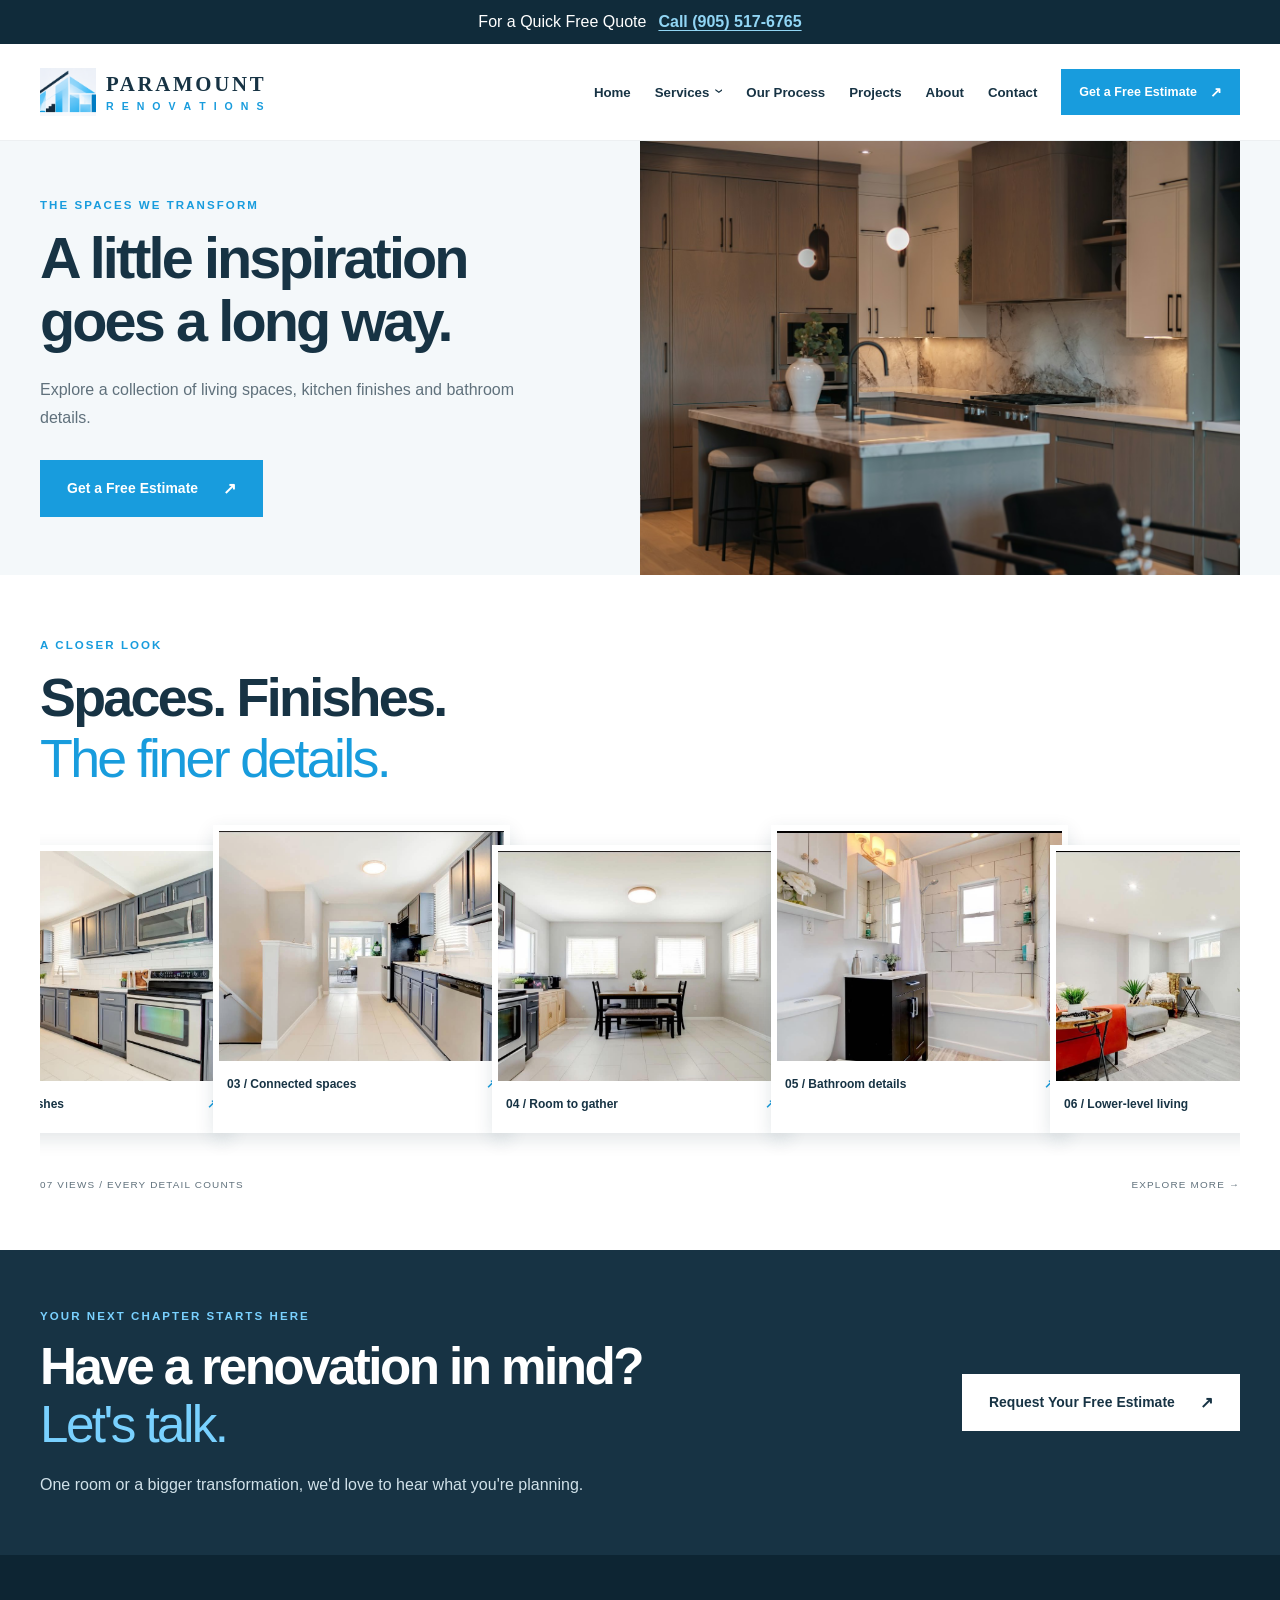
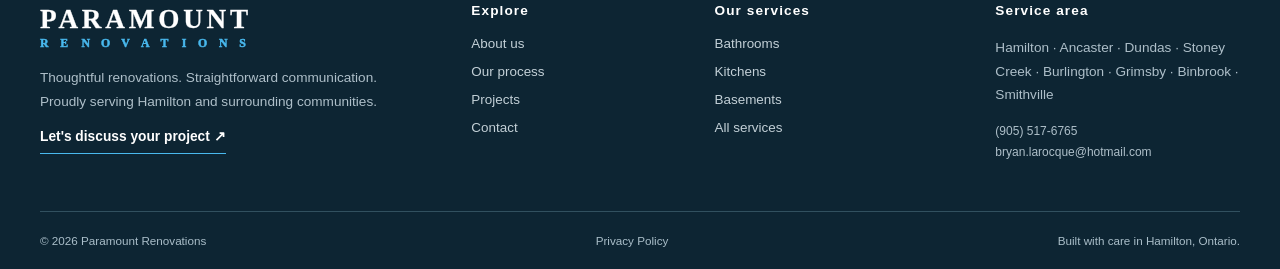
<file: projects/index.html>
<!doctype html>
<html lang="en-CA">
  <head>
    <meta charset="utf-8" />
    <meta name="viewport" content="width=device-width,initial-scale=1" />
    <meta name="theme-color" content="#173344" />
    <title>Project Showcase | Paramount Renovations</title>
    <meta name="description" content="Explore renovation design inspiration and the future project showcase for Paramount Renovations." />
    <link rel="icon" href="/assets/favicon.svg" type="image/svg+xml" />
    <link rel="stylesheet" href="/assets/style.css" />
    <script defer src="/assets/main.js"></script>
    <meta name="robots" content="noindex,nofollow" />
    <link rel="canonical" href="https://paramount.example/projects/" />
    <meta property="og:title" content="Project Showcase | Paramount Renovations" />
    <meta property="og:description" content="Explore renovation design inspiration and the future project showcase for Paramount Renovations." />
    <meta property="og:type" content="website" />
    <meta property="og:site_name" content="Paramount Renovations" />
    <meta property="og:locale" content="en_CA" />
    <meta property="og:url" content="https://paramount.example/projects/" />
    <meta property="og:image" content="https://paramount.example/assets/social/paramount.0559d5e570a6.png" />
    <meta property="og:image:secure_url" content="https://paramount.example/assets/social/paramount.0559d5e570a6.png" />
    <meta property="og:image:type" content="image/png" />
    <meta property="og:image:width" content="1200" />
    <meta property="og:image:height" content="630" />
    <meta property="og:image:alt" content="Paramount Renovations" />
    <meta name="twitter:card" content="summary_large_image" />
    <meta name="twitter:title" content="Project Showcase | Paramount Renovations" />
    <meta name="twitter:description" content="Explore renovation design inspiration and the future project showcase for Paramount Renovations." />
    <meta name="twitter:image" content="https://paramount.example/assets/social/paramount.0559d5e570a6.png" />
    <meta name="twitter:image:alt" content="Paramount Renovations" />
    <script type="application/ld+json">
      {"@context": "https://schema.org", "@type": "WebPage", "name": "Project Showcase", "description": "Explore renovation design inspiration and the future project showcase for Paramount Renovations.", "isPartOf": {"@type": "WebSite", "name": "Paramount Renovations"}, "url": "https://paramount.example/projects/"}
    </script>
  </head>
  <body>
    <a class="skip" href="#main">Skip to content</a>
    <aside class="quote-banner" aria-label="Free renovation quote">
      <div class="container">For a Quick Free Quote <a href="tel:+19055176765">Call (905) 517-6765</a></div>
    </aside>
    <header class="site-header">
      <div class="container nav">
        <a href="/" class="brand" aria-label="Paramount Renovations — home"
          ><span class="brand-mark"><img src="/assets/paramount-logo.png" alt="" width="68" height="60" /></span><span class="brand-text"><strong>PARAMOUNT</strong><small role="img" aria-label="Renovations"><i aria-hidden="true">R</i><i aria-hidden="true">E</i><i aria-hidden="true">N</i><i aria-hidden="true">O</i><i aria-hidden="true">V</i><i aria-hidden="true">A</i><i aria-hidden="true">T</i><i aria-hidden="true">I</i><i aria-hidden="true">O</i><i aria-hidden="true">N</i><i aria-hidden="true">S</i></small></span></a
        ><button type="button" class="menu-toggle" aria-label="Open navigation" aria-expanded="false" aria-controls="nav-links"><span></span><span></span><span></span></button>
        <nav id="nav-links" class="nav-links" aria-label="Primary navigation">
          <a href="/">Home</a>
          <div class="nav-dropdown">
            <a href="/services/">Services <span aria-hidden="true">⌄</span></a>
            <div class="dropdown-menu"><a href="/bathroom-renovations/">Bathrooms</a><a href="/kitchen-renovations/">Kitchens</a><a href="/basement-renovations/">Basements</a><a href="/services/">All services</a></div>
          </div>
          <a href="/our-process/">Our Process</a><a href="/projects/">Projects</a><a href="/about/">About</a><a href="/contact/">Contact</a><a class="btn btn-small" href="/contact/">Get a Free Estimate <span aria-hidden="true">↗</span></a>
        </nav>
      </div>
    </header>
    <main id="main">
      <section class="page-hero">
        <div class="container page-hero-grid">
          <div class="page-hero-content">
            <span class="eyebrow">THE SPACES WE TRANSFORM</span>
            <h1>A little inspiration goes a long way.</h1>
            <p>Explore a collection of living spaces, kitchen finishes and bathroom details.</p>
            <a class="btn" href="/contact/">Get a Free Estimate <span aria-hidden="true">↗</span></a>
          </div>
          <div class="page-hero-image"><img class="" src="/assets/local/kitchen-inspiration.f62501892f37.jpg" alt="Contemporary kitchen with wood cabinetry, marble island and visible range" loading="eager" decoding="async" /></div>
        </div>
      </section>
      <section class="section project-gallery" aria-labelledby="gallery-heading">
        <div class="container">
          <div class="project-gallery-heading">
            <div>
              <span class="eyebrow">A CLOSER LOOK</span>
              <h2 id="gallery-heading">Spaces. Finishes.<br /><em>The finer details.</em></h2>
            </div>
          </div>
          <ul class="project-gallery-track" tabindex="0" aria-label="Renovation photo gallery">
            <li class="project-gallery-card">
              <a href="/assets/local/project-gallery-01.69d5d721de1f.jpg" target="_blank" rel="noopener" aria-label="View photo 1: Living spaces (opens in a new tab)">
                <img src="/assets/local/project-gallery-01.69d5d721de1f.jpg" alt="Living room with navy sectional, light flooring and an open view into the kitchen" width="1206" height="754" loading="lazy" decoding="async" />
                <span class="project-gallery-caption"><span>01 / Living spaces</span><span aria-hidden="true">↗</span></span>
              </a>
            </li>
            <li class="project-gallery-card">
              <a href="/assets/local/project-gallery-02.b65cfb63bb1a.jpg" target="_blank" rel="noopener" aria-label="View photo 2: Kitchen finishes (opens in a new tab)">
                <img src="/assets/local/project-gallery-02.b65cfb63bb1a.jpg" alt="Kitchen with blue-gray cabinets, white tile backsplash and stainless appliances" width="1206" height="741" loading="lazy" decoding="async" />
                <span class="project-gallery-caption"><span>02 / Kitchen finishes</span><span aria-hidden="true">↗</span></span>
              </a>
            </li>
            <li class="project-gallery-card">
              <a href="/assets/local/project-gallery-03.26965f2a2a46.jpg" target="_blank" rel="noopener" aria-label="View photo 3: Connected spaces (opens in a new tab)">
                <img src="/assets/local/project-gallery-03.26965f2a2a46.jpg" alt="Galley kitchen with tiled floor and stairs beside the open living area" width="1206" height="757" loading="lazy" decoding="async" />
                <span class="project-gallery-caption"><span>03 / Connected spaces</span><span aria-hidden="true">↗</span></span>
              </a>
            </li>
            <li class="project-gallery-card">
              <a href="/assets/local/project-gallery-04.5a6f7a1b3515.jpg" target="_blank" rel="noopener" aria-label="View photo 4: Room to gather (opens in a new tab)">
                <img src="/assets/local/project-gallery-04.5a6f7a1b3515.jpg" alt="Bright kitchen dining area with tiled floor and a wood dining table" width="1206" height="756" loading="lazy" decoding="async" />
                <span class="project-gallery-caption"><span>04 / Room to gather</span><span aria-hidden="true">↗</span></span>
              </a>
            </li>
            <li class="project-gallery-card">
              <a href="/assets/local/project-gallery-05.f787290d8eae.jpg" target="_blank" rel="noopener" aria-label="View photo 5: Bathroom details (opens in a new tab)">
                <img src="/assets/local/project-gallery-05.f787290d8eae.jpg" alt="Bathroom with dark vanity, white tiled tub surround and built-in shelving" width="1206" height="753" loading="lazy" decoding="async" />
                <span class="project-gallery-caption"><span>05 / Bathroom details</span><span aria-hidden="true">↗</span></span>
              </a>
            </li>
            <li class="project-gallery-card">
              <a href="/assets/local/project-gallery-06.7e10c60c13f7.jpg" target="_blank" rel="noopener" aria-label="View photo 6: Lower-level living (opens in a new tab)">
                <img src="/assets/local/project-gallery-06.7e10c60c13f7.jpg" alt="Finished lower-level lounge with workspace, recessed lighting and light flooring" width="1206" height="762" loading="lazy" decoding="async" />
                <span class="project-gallery-caption"><span>06 / Lower-level living</span><span aria-hidden="true">↗</span></span>
              </a>
            </li>
            <li class="project-gallery-card">
              <a href="/assets/local/project-gallery-07.4a73a030ec05.jpg" target="_blank" rel="noopener" aria-label="View photo 7: A fresh perspective (opens in a new tab)">
                <img src="/assets/local/project-gallery-07.4a73a030ec05.jpg" alt="Bathroom with round mirror, white vanity and glass shower enclosure" width="1206" height="756" loading="lazy" decoding="async" />
                <span class="project-gallery-caption"><span>07 / A fresh perspective</span><span aria-hidden="true">↗</span></span>
              </a>
            </li>
          </ul>
          <div class="project-gallery-note"><span>07 VIEWS / EVERY DETAIL COUNTS</span><span aria-hidden="true">EXPLORE MORE →</span></div>
        </div>
      </section>
      <section class="final-cta">
        <div class="container final-cta-inner">
          <div>
            <span class="eyebrow eyebrow-light">YOUR NEXT CHAPTER STARTS HERE</span>
            <h2>Have a renovation in mind?<br /><em>Let's talk.</em></h2>
            <p>One room or a bigger transformation, we'd love to hear what you're planning.</p>
          </div>
          <a href="/contact/" class="btn btn-white">Request Your Free Estimate <span aria-hidden="true">↗</span></a>
        </div>
      </section>
    </main>
    <footer class="footer">
      <div class="container footer-grid">
        <div>
          <a href="/" class="footer-brand">PARAMOUNT<span role="img" aria-label="Renovations"><i aria-hidden="true">R</i><i aria-hidden="true">E</i><i aria-hidden="true">N</i><i aria-hidden="true">O</i><i aria-hidden="true">V</i><i aria-hidden="true">A</i><i aria-hidden="true">T</i><i aria-hidden="true">I</i><i aria-hidden="true">O</i><i aria-hidden="true">N</i><i aria-hidden="true">S</i></span></a>
          <p>Thoughtful renovations. Straightforward communication. Proudly serving Hamilton and surrounding communities.</p>
          <a class="text-link light" href="/contact/">Let's discuss your project ↗</a>
        </div>
        <div>
          <h3>Explore</h3>
          <a href="/about/">About us</a><a href="/our-process/">Our process</a><a href="/projects/">Projects</a><a href="/contact/">Contact</a>
        </div>
        <div>
          <h3>Our services</h3>
          <a href="/bathroom-renovations/">Bathrooms</a><a href="/kitchen-renovations/">Kitchens</a><a href="/basement-renovations/">Basements</a><a href="/services/">All services</a>
        </div>
        <div>
          <h3>Service area</h3>
          <p>Hamilton · Ancaster · Dundas · Stoney Creek · Burlington · Grimsby · Binbrook · Smithville</p>
          <p class="footer-note"><a href="tel:+19055176765">(905) 517-6765</a><br /><a href="mailto:bryan.larocque@hotmail.com">bryan.larocque@hotmail.com</a></p>
        </div>
      </div>
      <div class="container footer-bottom">
        <span>© <span id="year">2026</span> Paramount Renovations</span><a href="/privacy-policy/">Privacy Policy</a><span>Built with care in Hamilton, Ontario.</span>
      </div>
    </footer>
    <nav class="mobile-contact-bar" aria-label="Quick contact"><a href="tel:+19055176765" aria-label="Call Paramount Renovations at (905) 517-6765">Call Now</a><a href="/contact/#estimate-form">Free Quote</a></nav>
  </body>
</html>
</file>
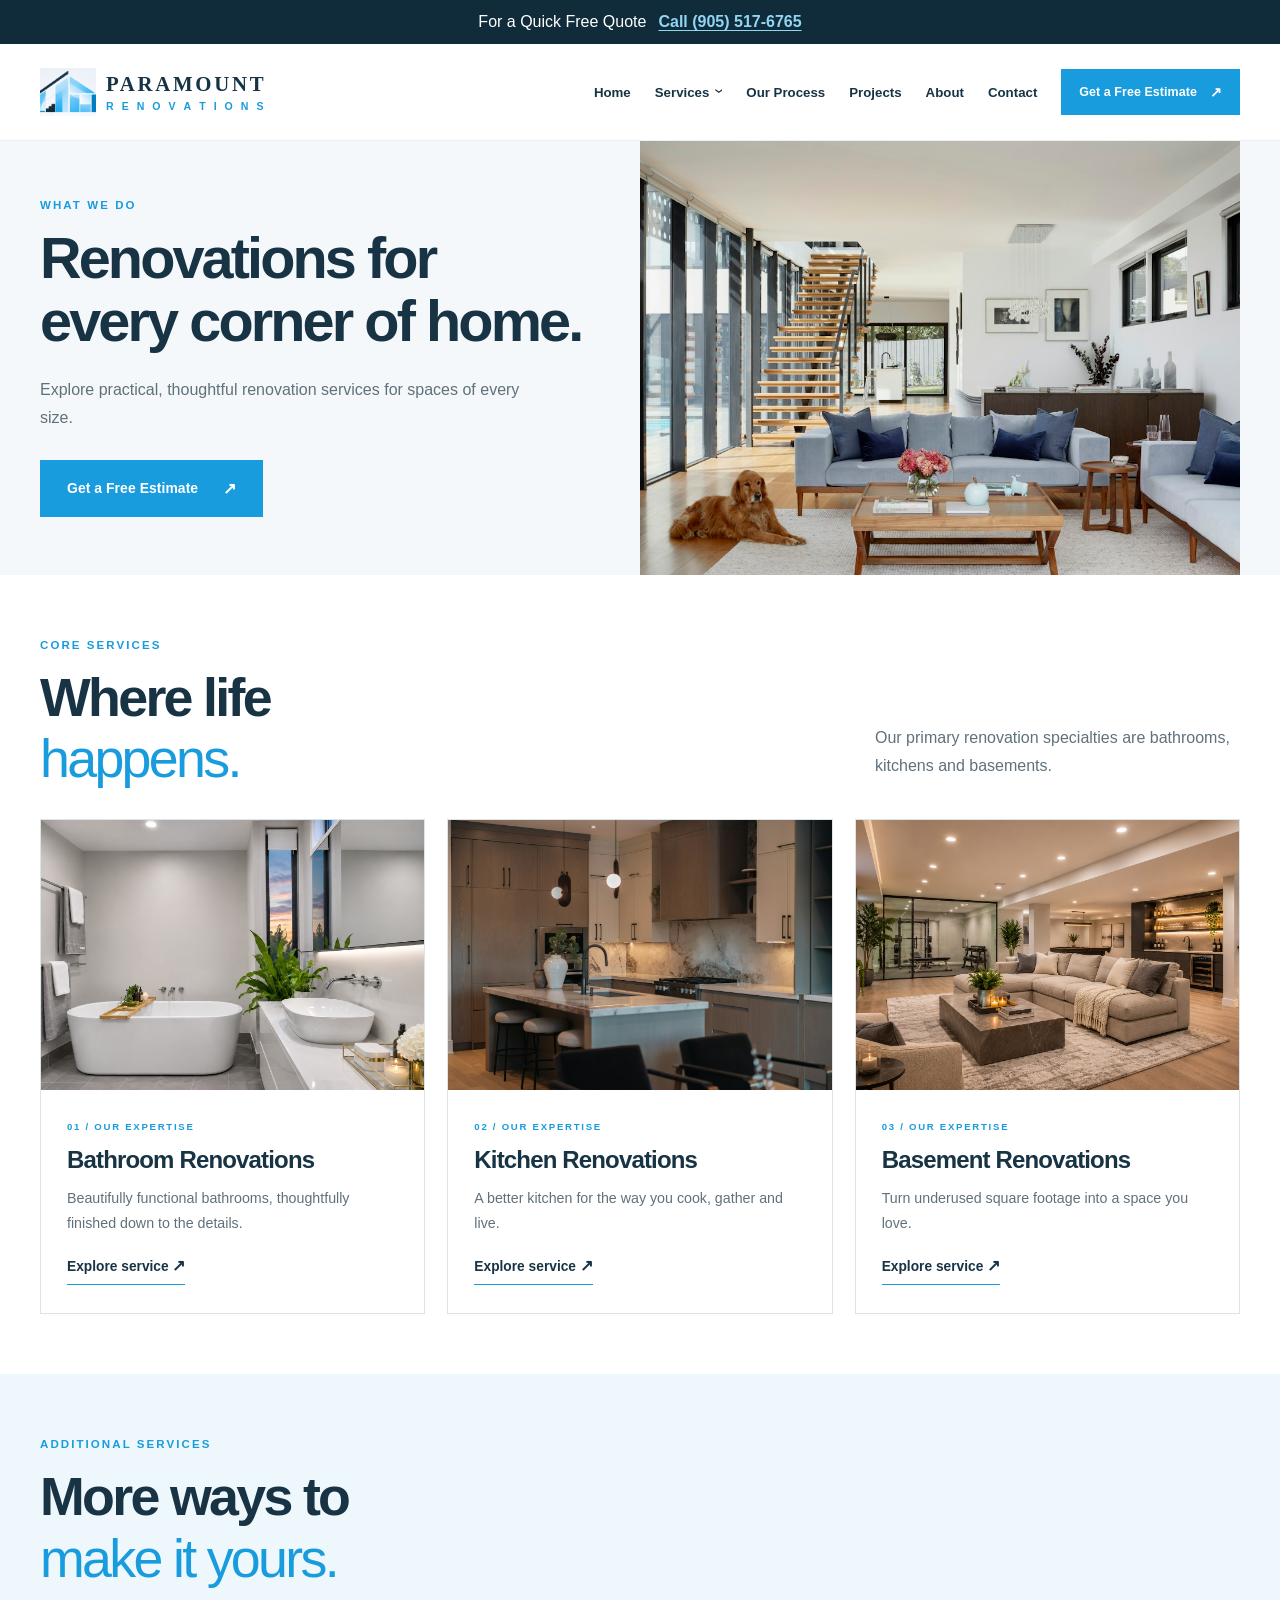
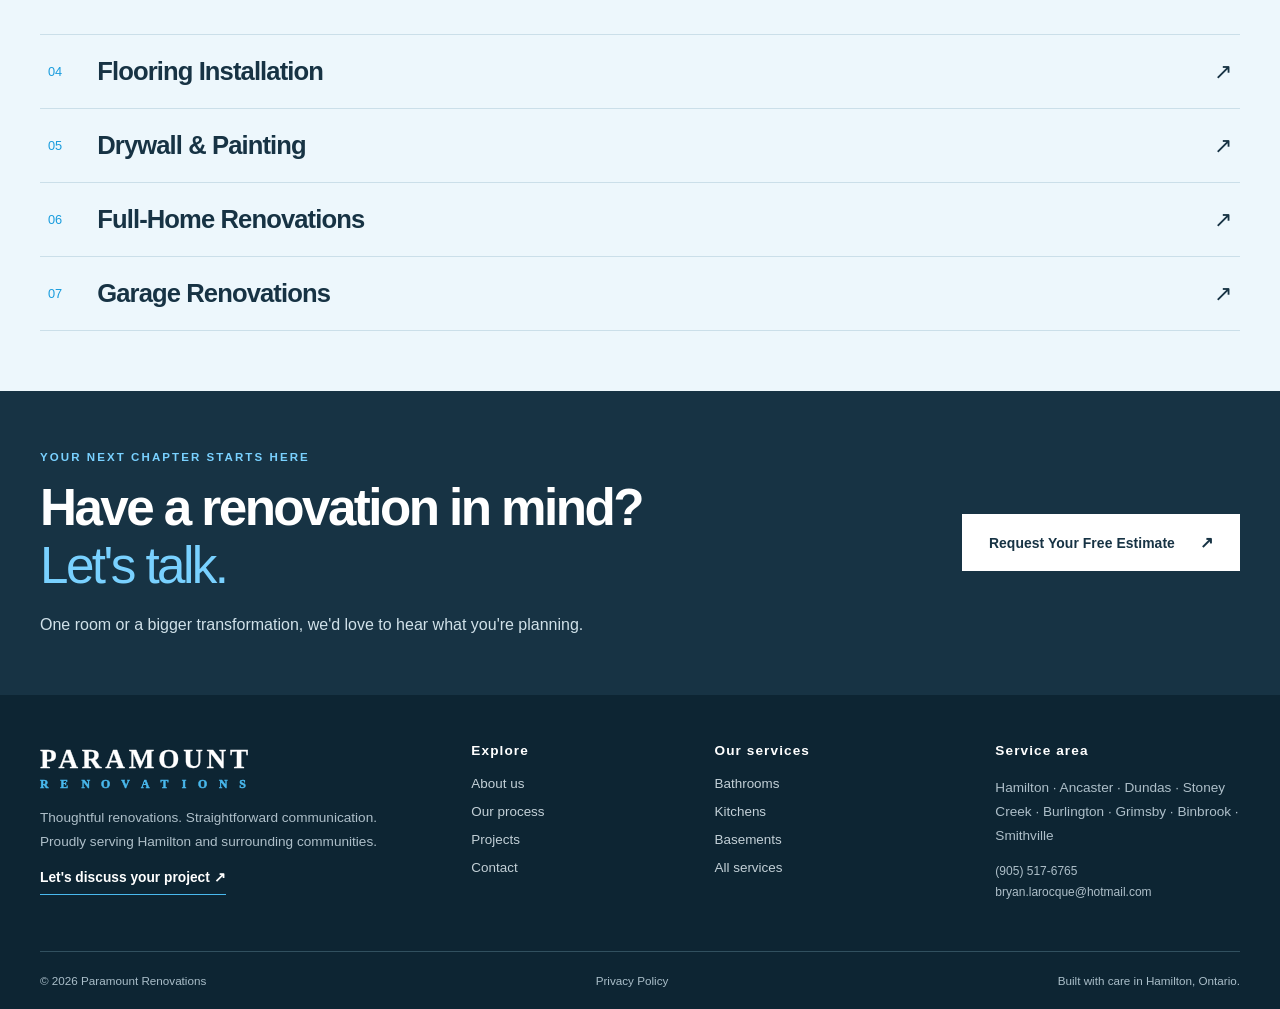
<file: services/index.html>
<!doctype html>
<html lang="en-CA">
  <head>
    <meta charset="utf-8" />
    <meta name="viewport" content="width=device-width,initial-scale=1" />
    <meta name="theme-color" content="#173344" />
    <title>Renovation Services in Hamilton | Paramount Renovations</title>
    <meta name="description" content="Bathroom, kitchen, basement, flooring, drywall, painting, garage and full-home renovation services." />
    <link rel="icon" href="/assets/favicon.svg" type="image/svg+xml" />
    <link rel="stylesheet" href="/assets/style.css" />
    <script defer src="/assets/main.js"></script>
    <meta name="robots" content="noindex,nofollow" />
    <link rel="canonical" href="https://paramount.example/services/" />
    <meta property="og:title" content="Renovation Services in Hamilton | Paramount Renovations" />
    <meta property="og:description" content="Bathroom, kitchen, basement, flooring, drywall, painting, garage and full-home renovation services." />
    <meta property="og:type" content="website" />
    <meta property="og:site_name" content="Paramount Renovations" />
    <meta property="og:locale" content="en_CA" />
    <meta property="og:url" content="https://paramount.example/services/" />
    <meta property="og:image" content="https://paramount.example/assets/social/paramount.0559d5e570a6.png" />
    <meta property="og:image:secure_url" content="https://paramount.example/assets/social/paramount.0559d5e570a6.png" />
    <meta property="og:image:type" content="image/png" />
    <meta property="og:image:width" content="1200" />
    <meta property="og:image:height" content="630" />
    <meta property="og:image:alt" content="Paramount Renovations" />
    <meta name="twitter:card" content="summary_large_image" />
    <meta name="twitter:title" content="Renovation Services in Hamilton | Paramount Renovations" />
    <meta name="twitter:description" content="Bathroom, kitchen, basement, flooring, drywall, painting, garage and full-home renovation services." />
    <meta name="twitter:image" content="https://paramount.example/assets/social/paramount.0559d5e570a6.png" />
    <meta name="twitter:image:alt" content="Paramount Renovations" />
    <script type="application/ld+json">
      {"@context": "https://schema.org", "@type": "WebPage", "name": "Renovation Services in Hamilton", "description": "Bathroom, kitchen, basement, flooring, drywall, painting, garage and full-home renovation services.", "isPartOf": {"@type": "WebSite", "name": "Paramount Renovations"}, "url": "https://paramount.example/services/"}
    </script>
  </head>
  <body>
    <a class="skip" href="#main">Skip to content</a>
    <aside class="quote-banner" aria-label="Free renovation quote">
      <div class="container">For a Quick Free Quote <a href="tel:+19055176765">Call (905) 517-6765</a></div>
    </aside>
    <header class="site-header">
      <div class="container nav">
        <a href="/" class="brand" aria-label="Paramount Renovations — home"
          ><span class="brand-mark"><img src="/assets/paramount-logo.png" alt="" width="68" height="60" /></span><span class="brand-text"><strong>PARAMOUNT</strong><small role="img" aria-label="Renovations"><i aria-hidden="true">R</i><i aria-hidden="true">E</i><i aria-hidden="true">N</i><i aria-hidden="true">O</i><i aria-hidden="true">V</i><i aria-hidden="true">A</i><i aria-hidden="true">T</i><i aria-hidden="true">I</i><i aria-hidden="true">O</i><i aria-hidden="true">N</i><i aria-hidden="true">S</i></small></span></a
        ><button type="button" class="menu-toggle" aria-label="Open navigation" aria-expanded="false" aria-controls="nav-links"><span></span><span></span><span></span></button>
        <nav id="nav-links" class="nav-links" aria-label="Primary navigation">
          <a href="/">Home</a>
          <div class="nav-dropdown">
            <a href="/services/">Services <span aria-hidden="true">⌄</span></a>
            <div class="dropdown-menu"><a href="/bathroom-renovations/">Bathrooms</a><a href="/kitchen-renovations/">Kitchens</a><a href="/basement-renovations/">Basements</a><a href="/services/">All services</a></div>
          </div>
          <a href="/our-process/">Our Process</a><a href="/projects/">Projects</a><a href="/about/">About</a><a href="/contact/">Contact</a><a class="btn btn-small" href="/contact/">Get a Free Estimate <span aria-hidden="true">↗</span></a>
        </nav>
      </div>
    </header>
    <main id="main">
      <section class="page-hero">
        <div class="container page-hero-grid">
          <div class="page-hero-content">
            <span class="eyebrow">WHAT WE DO</span>
            <h1>Renovations for every corner of home.</h1>
            <p>Explore practical, thoughtful renovation services for spaces of every size.</p>
            <a class="btn" href="/contact/">Get a Free Estimate <span aria-hidden="true">↗</span></a>
          </div>
          <div class="page-hero-image"><img class="" src="/assets/local/4249cc85c65a9d0b2ffb.jpg" alt="Interior renovation design inspiration" loading="eager" decoding="async" /></div>
        </div>
      </section>
      <section class="section">
        <div class="container">
          <div class="section-head">
            <div>
              <span class="eyebrow">CORE SERVICES</span>
              <h2>Where life<br /><em>happens.</em></h2>
            </div>
            <p>Our primary renovation specialties are bathrooms, kitchens and basements.</p>
          </div>
          <div class="service-grid">
            <a class="service-card" href="/bathroom-renovations/"
              ><div class="service-photo"><img class="" src="/assets/local/bathroom-inspiration.079b1faaa717.jpg" alt="Bathroom with freestanding tub, vessel sink and softly illuminated mirror" loading="lazy" decoding="async" /></div>
              <div class="service-card-bottom">
                <span class="eyebrow">01 / OUR EXPERTISE</span>
                <h3>Bathroom Renovations</h3>
                <p>Beautifully functional bathrooms, thoughtfully finished down to the details.</p>
                <span class="text-link">Explore service <span aria-hidden="true">↗</span></span>
              </div></a
            ><a class="service-card" href="/kitchen-renovations/"
              ><div class="service-photo"><img class="" src="/assets/local/kitchen-inspiration.f62501892f37.jpg" alt="Contemporary kitchen with wood cabinetry, marble island and visible range" loading="lazy" decoding="async" /></div>
              <div class="service-card-bottom">
                <span class="eyebrow">02 / OUR EXPERTISE</span>
                <h3>Kitchen Renovations</h3>
                <p>A better kitchen for the way you cook, gather and live.</p>
                <span class="text-link">Explore service <span aria-hidden="true">↗</span></span>
              </div></a
            ><a class="service-card" href="/basement-renovations/"
              ><div class="service-photo"><img class="" src="/assets/local/basement-inspiration.4fd2451e0656.jpg" alt="Warm finished basement lounge with sectional seating, illuminated wet bar and glass-enclosed gym" loading="lazy" decoding="async" /></div>
              <div class="service-card-bottom">
                <span class="eyebrow">03 / OUR EXPERTISE</span>
                <h3>Basement Renovations</h3>
                <p>Turn underused square footage into a space you love.</p>
                <span class="text-link">Explore service <span aria-hidden="true">↗</span></span>
              </div></a
            >
          </div>
        </div>
      </section>
      <section class="section tint-section">
        <div class="container">
          <span class="eyebrow">ADDITIONAL SERVICES</span>
          <h2>More ways to<br /><em>make it yours.</em></h2>
          <div class="additional-list">
            <a href="/flooring/"
              ><span>04</span>
              <h3>Flooring Installation</h3>
              <span class="arrow">↗</span></a
            ><a href="/drywall-painting/"
              ><span>05</span>
              <h3>Drywall &amp; Painting</h3>
              <span class="arrow">↗</span></a
            ><a href="/full-home-renovations/"
              ><span>06</span>
              <h3>Full-Home Renovations</h3>
              <span class="arrow">↗</span></a
            ><a href="/garage-renovations/"
              ><span>07</span>
              <h3>Garage Renovations</h3>
              <span class="arrow">↗</span></a
            >
          </div>
        </div>
      </section>
      <section class="final-cta">
        <div class="container final-cta-inner">
          <div>
            <span class="eyebrow eyebrow-light">YOUR NEXT CHAPTER STARTS HERE</span>
            <h2>Have a renovation in mind?<br /><em>Let's talk.</em></h2>
            <p>One room or a bigger transformation, we'd love to hear what you're planning.</p>
          </div>
          <a href="/contact/" class="btn btn-white">Request Your Free Estimate <span aria-hidden="true">↗</span></a>
        </div>
      </section>
    </main>
    <footer class="footer">
      <div class="container footer-grid">
        <div>
          <a href="/" class="footer-brand">PARAMOUNT<span role="img" aria-label="Renovations"><i aria-hidden="true">R</i><i aria-hidden="true">E</i><i aria-hidden="true">N</i><i aria-hidden="true">O</i><i aria-hidden="true">V</i><i aria-hidden="true">A</i><i aria-hidden="true">T</i><i aria-hidden="true">I</i><i aria-hidden="true">O</i><i aria-hidden="true">N</i><i aria-hidden="true">S</i></span></a>
          <p>Thoughtful renovations. Straightforward communication. Proudly serving Hamilton and surrounding communities.</p>
          <a class="text-link light" href="/contact/">Let's discuss your project ↗</a>
        </div>
        <div>
          <h3>Explore</h3>
          <a href="/about/">About us</a><a href="/our-process/">Our process</a><a href="/projects/">Projects</a><a href="/contact/">Contact</a>
        </div>
        <div>
          <h3>Our services</h3>
          <a href="/bathroom-renovations/">Bathrooms</a><a href="/kitchen-renovations/">Kitchens</a><a href="/basement-renovations/">Basements</a><a href="/services/">All services</a>
        </div>
        <div>
          <h3>Service area</h3>
          <p>Hamilton · Ancaster · Dundas · Stoney Creek · Burlington · Grimsby · Binbrook · Smithville</p>
          <p class="footer-note"><a href="tel:+19055176765">(905) 517-6765</a><br /><a href="mailto:bryan.larocque@hotmail.com">bryan.larocque@hotmail.com</a></p>
        </div>
      </div>
      <div class="container footer-bottom">
        <span>© <span id="year">2026</span> Paramount Renovations</span><a href="/privacy-policy/">Privacy Policy</a><span>Built with care in Hamilton, Ontario.</span>
      </div>
    </footer>
    <nav class="mobile-contact-bar" aria-label="Quick contact"><a href="tel:+19055176765" aria-label="Call Paramount Renovations at (905) 517-6765">Call Now</a><a href="/contact/#estimate-form">Free Quote</a></nav>
  </body>
</html>
</file>
<file: assets/style.css>
@font-face {
  font-family: 'DM Sans';
  font-style: normal;
  font-weight: 400;
  font-display: swap;
  src: url(/assets/local/0569c822cab6c5100c1d.ttf) format('truetype');
}
@font-face {
  font-family: 'DM Sans';
  font-style: normal;
  font-weight: 500;
  font-display: swap;
  src: url(/assets/local/9bd8ba39c9d55e06580a.ttf) format('truetype');
}
@font-face {
  font-family: 'DM Sans';
  font-style: normal;
  font-weight: 600;
  font-display: swap;
  src: url(/assets/local/18e69125ce1f964e60c0.ttf) format('truetype');
}
@font-face {
  font-family: 'DM Sans';
  font-style: normal;
  font-weight: 700;
  font-display: swap;
  src: url(/assets/local/8257aa2626c379cb6d66.ttf) format('truetype');
}
@font-face {
  font-family: 'Manrope';
  font-style: normal;
  font-weight: 400;
  font-display: swap;
  src: url(/assets/local/e67b0c8eafbd465d5ed1.ttf) format('truetype');
}
@font-face {
  font-family: 'Manrope';
  font-style: normal;
  font-weight: 500;
  font-display: swap;
  src: url(/assets/local/00a65a8efb4038e142f5.ttf) format('truetype');
}
@font-face {
  font-family: 'Manrope';
  font-style: normal;
  font-weight: 600;
  font-display: swap;
  src: url(/assets/local/beeb7fd59d9b2c10331c.ttf) format('truetype');
}
@font-face {
  font-family: 'Manrope';
  font-style: normal;
  font-weight: 700;
  font-display: swap;
  src: url(/assets/local/b75124b8043e650f97fa.ttf) format('truetype');
}
@font-face {
  font-family: 'Manrope';
  font-style: normal;
  font-weight: 800;
  font-display: swap;
  src: url(/assets/local/a4492460f001e1a23ffb.ttf) format('truetype');
}

:root {
  --navy: #173344;
  --deep: #102b3a;
  --blue: #189cdd;
  --sky: #49b9ee;
  --pale: #edf7fc;
  --cream: #f8f8f5;
  --muted: #60717c;
  --line: #dbe4e9;
  --white: #fff;
  --max: 1240px;
}
* {
  box-sizing: border-box;
}
html {
  scroll-behavior: smooth;
}
body {
  margin: 0;
  background: #fff;
  color: var(--navy);
  font-family: Arial, sans-serif;
  -webkit-font-smoothing: antialiased;
}
img {
  display: block;
  max-width: 100%;
}
a {
  color: inherit;
  text-decoration: none;
}
button,
input,
textarea,
select {
  font: inherit;
}
button {
  cursor: pointer;
}
h1,
h2,
h3,
p {
  margin-top: 0;
}
h1,
h2,
h3 {
  font-family: Arial, sans-serif;
  letter-spacing: -0.05em;
}
h1 {
  font-size: clamp(3rem, 5.4vw, 5.8rem);
  line-height: 1.09;
  font-weight: 700;
}
h2 {
  font-size: clamp(2.6rem, 4.2vw, 4.6rem);
  line-height: 1.14;
  font-weight: 600;
}
h3 {
  font-size: 1.35rem;
  letter-spacing: -0.035em;
}
h1 em,
h2 em {
  font-weight: 400;
  color: var(--blue);
  font-style: normal;
}
p {
  line-height: 1.75;
  color: var(--muted);
}
.container {
  width: min(calc(100% - 80px), var(--max));
  margin-inline: auto;
}
.section {
  padding: 112px 0;
}
.eyebrow {
  display: inline-block;
  font-size: 0.72rem;
  font-weight: 700;
  letter-spacing: 0.18em;
  color: var(--blue);
  margin-bottom: 24px;
}
.skip {
  position: absolute;
  top: -60px;
  left: 15px;
  background: #fff;
  padding: 12px;
  z-index: 100;
}
.skip:focus {
  top: 10px;
}
:focus-visible {
  outline: 3px solid var(--sky);
  outline-offset: 4px;
}
.site-header {
  position: relative;
  z-index: 30;
  background: #fff;
  border-bottom: 1px solid #edf0f2;
}
.nav {
  height: 96px;
  display: flex;
  align-items: center;
  justify-content: space-between;
  gap: 35px;
}
.brand {
  display: flex;
  align-items: center;
  gap: 10px;
  flex-shrink: 0;
}
.brand-mark {
  width: 56px;
  height: 57px;
  overflow: hidden;
  display: flex;
  align-items: center;
  justify-content: center;
}
.brand-mark img {
  max-width: none;
  width: 95px;
  height: 86px;
  object-fit: cover;
  object-position: center 31%;
  transform: scale(1.35);
}
.brand-text strong {
  display: block;
  font: 800 1.3rem 'Times New Roman', serif;
  letter-spacing: 0.13em;
  line-height: 1.15;
}
.brand-text small {
  display: flex;
  justify-content: space-between;
  width: calc(100% - 2.7px);
  justify-self: start;
  min-width: 0;
  font-size: 0.66rem;
  font-weight: 600;
  letter-spacing: 0;
  color: var(--blue);
  margin-top: 4px;
}
.nav-links {
  display: flex;
  align-items: center;
  gap: 24px;
  font-size: 0.83rem;
  font-weight: 700;
}
.nav-links > a:not(.btn),
.nav-dropdown > a {
  transition: color 0.2s;
}
.nav-links > a:hover,
.nav-dropdown > a:hover {
  color: var(--blue);
}
.nav-dropdown {
  position: relative;
}
.dropdown-menu {
  display: none;
  position: absolute;
  top: 100%;
  left: -22px;
  min-width: 200px;
  padding: 16px 0;
  background: #fff;
  box-shadow: 0 12px 30px #112f3d22;
}
.dropdown-menu a {
  display: block;
  padding: 10px 22px;
}
.dropdown-menu a:hover {
  background: var(--pale);
}
.nav-dropdown:hover .dropdown-menu,
.nav-dropdown:focus-within .dropdown-menu {
  display: block;
}
.btn {
  display: inline-flex;
  align-items: center;
  justify-content: center;
  gap: 25px;
  background: var(--blue);
  color: #fff;
  padding: 18px 26px;
  font-weight: 700;
  font-size: 0.87rem;
  letter-spacing: 0.005em;
  border: 1px solid var(--blue);
  transition:
    background 0.2s,
    transform 0.2s;
}
.btn:hover {
  background: #087bb5;
  transform: translateY(-2px);
}
.btn-small {
  padding: 14px 17px;
  font-size: 0.78rem;
  gap: 13px;
}
.btn span,
.text-link span {
  font-size: 1.15em;
}
.menu-toggle {
  display: none;
}
.hero {
  height: min(730px, calc(100vh - 96px));
  min-height: 610px;
  position: relative;
  overflow: hidden;
  background: var(--deep);
}
.hero-image,
.hero-shade {
  position: absolute;
  inset: 0;
}
.hero-image img {
  width: 100%;
  height: 100%;
  object-fit: cover;
  object-position: center 55%;
}
.hero-shade {
  background: linear-gradient(
    90deg,
    rgba(10, 30, 42, 0.93) 0%,
    rgba(10, 30, 42, 0.83) 30%,
    rgba(10, 30, 42, 0.3) 67%,
    rgba(10, 30, 42, 0.05) 100%
  );
}
.hero-content {
  position: relative;
  height: 100%;
  display: flex;
  align-items: center;
}
.hero-copy {
  max-width: 740px;
  padding-bottom: 25px;
}
.hero-location {
  font-size: 0.7rem;
  font-weight: 700;
  letter-spacing: 0.16em;
  color: #e3f4ff;
  margin-bottom: 34px;
}
.dot {
  display: inline-block;
  width: 8px;
  height: 8px;
  border-radius: 50%;
  background: var(--sky);
  margin-right: 12px;
}
.hero h1 {
  color: #fff;
  margin-bottom: 28px;
}
.hero h1 em {
  color: #80d4ff;
}
.hero p {
  max-width: 590px;
  color: #e0e8eb;
  font-size: 1.03rem;
  line-height: 1.9;
}
.hero-actions {
  display: flex;
  align-items: center;
  gap: 30px;
  margin-top: 34px;
}
.btn-ghost {
  color: #fff;
  font-size: 0.9rem;
  font-weight: 700;
  border-bottom: 1px solid #a7c4d2;
  padding: 12px 0;
}
.hero-side-note {
  position: absolute;
  bottom: 30px;
  right: 40px;
  color: #fff;
  font-size: 0.64rem;
  letter-spacing: 0.15em;
}
.hero-side-note span {
  margin-left: 20px;
}
.intro-strip {
  background: var(--pale);
}
.intro-strip-inner {
  display: flex;
  align-items: center;
  gap: 40px;
  min-height: 100px;
}
.intro-strip span {
  font-size: 0.68rem;
  letter-spacing: 0.14em;
  font-weight: 700;
  color: var(--blue);
  white-space: nowrap;
}
.intro-strip p {
  font: 500 1.15rem 'Times New Roman', serif;
  color: var(--navy);
  margin: 0;
  flex: 1;
}
.intro-strip a {
  font-size: 1.5rem;
}
.section-head {
  display: flex;
  align-items: end;
  justify-content: space-between;
  gap: 60px;
  margin-bottom: 50px;
}
.section-head h2 {
  margin: 0;
}
.section-head > p {
  max-width: 365px;
  margin: 0 0 9px;
}
.service-grid {
  display: grid;
  grid-template-columns: repeat(3, minmax(0, 1fr));
  gap: 22px;
}
.service-card {
  display: block;
  background: #fff;
  border: 1px solid var(--line);
  transition:
    box-shadow 0.25s,
    transform 0.25s;
}
.service-card:hover {
  transform: translateY(-5px);
  box-shadow: 0 18px 40px #183b4c17;
}
.service-photo {
  height: 300px;
  overflow: hidden;
}
.service-photo img {
  width: 100%;
  height: 100%;
  object-fit: cover;
  transition: transform 0.5s;
}
.service-card:hover img {
  transform: scale(1.04);
}
.service-card-bottom {
  padding: 32px 28px 34px;
}
.service-card-bottom .eyebrow {
  font-size: 0.6rem;
  margin-bottom: 14px;
}
.service-card h3 {
  font-size: 1.5rem;
  margin-bottom: 12px;
}
.service-card p {
  font-size: 0.89rem;
  min-height: 65px;
}
.text-link {
  display: inline-block;
  font-size: 0.86rem;
  font-weight: 700;
  color: var(--navy);
  padding-bottom: 9px;
  border-bottom: 1px solid var(--blue);
}
.text-link:hover {
  color: var(--blue);
}
.section-bottom-link {
  text-align: right;
  margin-top: 36px;
}
.feature-section {
  background: var(--cream);
  padding: 95px 0;
}
.feature-grid {
  display: grid;
  grid-template-columns: 1fr 1fr;
  gap: 100px;
  align-items: center;
}
.feature-photo {
  position: relative;
  height: 690px;
}
.feature-photo img {
  width: 100%;
  height: 100%;
  object-fit: cover;
}
.photo-caption {
  position: absolute;
  bottom: 0;
  left: 0;
  background: var(--navy);
  color: #fff;
  padding: 18px 25px;
  font-size: 0.68rem;
  letter-spacing: 0.16em;
}
.feature-copy h2 {
  margin-bottom: 24px;
}
.feature-lead {
  font-size: 1.03rem;
}
.values {
  margin: 35px 0;
}
.values>div {
  display: grid;
  grid-template-columns: 48px 1fr;
  gap: 12px;
  border-top: 1px solid #d8e0e2;
  padding: 17px 0;
}
.values > div > span {
  font-size: 0.72rem;
  color: var(--blue);
  font-weight: 700;
}
.values h3 {
  font-size: 1.03rem;
  margin-bottom: 6px;
}
.values p {
  font-size: 0.85rem;
  margin: 0;
}
.showcase-grid {
  display: grid;
  grid-template-columns: 1.15fr 0.85fr;
  gap: 18px;
  height: 560px;
}
.showcase-large,
.showcase-side > a {
  position: relative;
  display: block;
  overflow: hidden;
}
.showcase-grid img {
  width: 100%;
  height: 100%;
  object-fit: cover;
  transition: transform 0.4s;
}
.showcase-grid a:hover img {
  transform: scale(1.04);
}
.showcase-grid a > span {
  position: absolute;
  bottom: 0;
  left: 0;
  right: 0;
  background: linear-gradient(transparent, #0c2537bb);
  color: #fff;
  padding: 50px 25px 22px;
  font-size: 1.15rem;
  font-weight: 700;
}
.showcase-grid b {
  float: right;
}
.showcase-side {
  display: grid;
  grid-template-rows: 1fr 1fr;
  gap: 18px;
  min-height: 0;
}
.showcase-side > a {
  min-height: 0;
}
.disclosure {
  font-size: 0.75rem;
  margin: 17px 0 20px;
}
.additional-section {
  background: var(--pale);
}
.additional-list {
  border-top: 1px solid #cbdfe9;
}
.additional-list>a {
  display: flex;
  align-items: center;
  gap: 35px;
  border-bottom: 1px solid #cbdfe9;
  padding: 27px 8px;
  transition:
    padding 0.2s,
    background 0.2s;
}
.additional-list > a:hover {
  padding-left: 24px;
  background: #ffffff90;
}
.additional-list > a > span:first-child {
  color: var(--blue);
  font-size: 0.8rem;
}
.additional-list h3 {
  font-size: clamp(1.3rem, 2vw, 2rem);
  font-weight: 600;
  margin: 0;
  flex: 1;
}
.additional-list .arrow {
  font-size: 1.4rem;
}
.process-grid {
  display: grid;
  grid-template-columns: repeat(4, 1fr);
  gap: 32px;
}
.process-step {
  border-top: 2px solid var(--blue);
  padding-top: 23px;
}
.step-num {
  font-size: 0.76rem;
  color: var(--blue);
  font-weight: 700;
}
.process-step h3 {
  font-size: 1.25rem;
  margin: 30px 0 12px;
}
.process-step p {
  font-size: 0.9rem;
}
.local-section {
  background: #f7f9fa;
  padding: 100px 0;
}
.local-grid {
  display: grid;
  grid-template-columns: 1fr 1fr;
  gap: 100px;
  align-items: center;
}
.local-grid p {
  max-width: 440px;
}
.location-list {
  display: grid;
  grid-template-columns: 1fr 1fr;
  gap: 15px;
}
.location-list span {
  border-bottom: 1px solid #d2e0e8;
  padding: 20px 0;
  font-size: 0.76rem;
  letter-spacing: 0.1em;
  font-weight: 700;
}
.final-cta {
  background: var(--navy);
  color: #fff;
  padding: 88px 0;
}
.final-cta-inner {
  display: flex;
  align-items: center;
  justify-content: space-between;
  gap: 40px;
}
.final-cta h2 {
  font-size: clamp(2.5rem, 4vw, 4.3rem);
  margin: 0 0 20px;
}
.final-cta h2 em {
  color: #79d1ff;
}
.final-cta p {
  color: #d0e1e9;
  margin: 0;
}
.eyebrow-light {
  color: #79d1ff;
}
.btn-white {
  background: #fff;
  color: var(--navy);
  border-color: #fff;
  white-space: nowrap;
}
.btn-white:hover {
  background: #e5f6ff;
}
.footer {
  background: #0d2533;
  color: #fff;
  padding: 75px 0 0;
}
.footer-grid {
  display: grid;
  grid-template-columns: 2fr 1fr 1.2fr 1.3fr;
  gap: 55px;
}
.footer-brand {
  font: 800 1.7rem 'Times New Roman', serif;
  letter-spacing: 0.14em;
}
.footer-brand span {
  display: flex;
  justify-content: space-between;
  width: calc(100% - 6px);
  font-size: 0.74rem;
  font-weight: 600;
  color: var(--sky);
  letter-spacing: 0;
  text-align: center;
}
.brand-text small i,
.footer-brand span i {
  font-style: normal;
}
/* Optical kerning in RENOVATIONS: draw only NOVAT closer around its center. */
.footer-brand span i:nth-child(3) {
  transform: translateX(1.5px);
}
.footer-brand span i:nth-child(4) {
  transform: translateX(0.75px);
}
.footer-brand span i:nth-child(6) {
  transform: translateX(-0.75px);
}
.footer-brand span i:nth-child(7) {
  transform: translateX(-1.5px);
}
.footer p {
  color: #aebfc9;
  font-size: 0.85rem;
}
.footer h3 {
  font-size: 0.85rem;
  letter-spacing: 0.08em;
  margin-bottom: 24px;
}
.footer-grid > div > a:not(.footer-brand):not(.text-link) {
  display: block;
  color: #c3d0d7;
  font-size: 0.84rem;
  margin-bottom: 13px;
}
.footer .light {
  color: #fff;
  border-color: var(--sky);
}
.footer-note {
  font-size: 0.75rem !important;
}
.footer-bottom {
  border-top: 1px solid #31505f;
  margin-top: 65px;
  padding: 25px 0;
  display: flex;
  justify-content: space-between;
  gap: 20px;
  font-size: 0.73rem;
  color: #aabec9;
}
.page-hero {
  background: #f4f8fa;
}
.page-hero-grid {
  display: grid;
  grid-template-columns: 1fr 1fr;
  min-height: 480px;
}
.page-hero-content {
  padding: 95px 70px 90px 0;
  display: flex;
  flex-direction: column;
  align-items: flex-start;
  justify-content: center;
}
.page-hero h1 {
  font-size: clamp(2.7rem, 4.5vw, 4.7rem);
  margin-bottom: 23px;
}
.page-hero p {
  max-width: 510px;
  margin-bottom: 28px;
}
.page-hero-image {
  min-height: 440px;
}
.page-hero-image img {
  width: 100%;
  height: 100%;
  object-fit: cover;
}
.split-content {
  display: grid;
  grid-template-columns: 1fr 1fr;
  gap: 90px;
}
.prose {
  max-width: 700px;
}
.prose p {
  font-size: 1.05rem;
}
.prose h3 {
  margin: 32px 0 15px;
}
.tint-section {
  background: var(--pale);
}
.mini-steps {
  display: grid;
  grid-template-columns: repeat(3, 1fr);
  gap: 35px;
  margin-top: 45px;
}
.mini-steps > div {
  border-top: 1px solid #bed7e6;
  padding-top: 22px;
}
.mini-steps b {
  color: var(--blue);
}
.mini-steps h3 {
  margin-top: 27px;
}
.faq {
  display: grid;
  grid-template-columns: 1fr 1fr;
  gap: 90px;
}
.faq details {
  border-bottom: 1px solid var(--line);
  padding: 22px 0;
}
.faq summary {
  font-weight: 700;
  cursor: pointer;
  list-style: none;
  padding-right: 20px;
  position: relative;
}
.faq summary:after {
  content: '+';
  position: absolute;
  right: 0;
  font-size: 1.2rem;
  color: var(--blue);
}
.faq details[open] summary:after {
  content: '−';
}
.faq details p {
  font-size: 0.9rem;
  margin: 15px 0 0;
}
.related {
  background: #f9fafb;
}
.related-links {
  display: grid;
  grid-template-columns: repeat(2, 1fr);
  gap: 0 35px;
  margin-top: 30px;
}
.related-links a {
  border-bottom: 1px solid var(--line);
  padding: 18px 0;
  font-weight: 600;
}
.related-links span {
  float: right;
  color: var(--blue);
}
.timeline {
  max-width: 940px;
}
.timeline article {
  display: grid;
  grid-template-columns: 130px 1fr;
  gap: 30px;
  border-top: 1px solid var(--line);
  padding: 40px 0;
}
.timeline article > span {
  color: var(--blue);
  font: 700 2rem 'Times New Roman', serif;
}
.timeline h2 {
  font-size: 2rem;
  margin-bottom: 10px;
}
.timeline p {
  max-width: 650px;
}
.contact-grid {
  display: grid;
  grid-template-columns: 0.8fr 1.2fr;
  gap: 90px;
}
.contact-grid > div > p {
  max-width: 380px;
}
.contact-detail {
  border-top: 1px solid var(--line);
  padding-top: 22px;
  margin-top: 25px;
}
.contact-detail strong {
  font-size: 0.85rem;
}
.form-panel {
  background: #f4f8fa;
  padding: 42px;
}
.form-panel > h3 {
  font-size: 1.65rem;
  margin-bottom: 8px;
}
.form-panel > p {
  font-size: 0.9rem;
}
.estimate-form {
  display: grid;
  gap: 22px;
  margin-top: 30px;
}
.form-row {
  display: grid;
  grid-template-columns: 1fr 1fr;
  gap: 18px;
}
.estimate-form label {
  display: flex;
  flex-direction: column;
  gap: 9px;
  font-size: 0.78rem;
  font-weight: 700;
}
.estimate-form label span {
  color: var(--blue);
}
.estimate-form .optional {
  color: var(--muted);
  font-weight: 400;
}
.estimate-form input,
.estimate-form select,
.estimate-form textarea {
  width: 100%;
  border: 1px solid #cbd8df;
  background: #fff;
  color: var(--navy);
  padding: 15px;
  font-size: 0.88rem;
  border-radius: 0;
  min-width: 0;
}
.estimate-form textarea {
  resize: vertical;
}
.estimate-form .btn {
  justify-self: start;
}
.form-help {
  font-size: 0.75rem !important;
  margin: 0;
}
.form-status {
  font-size: 0.84rem;
  line-height: 1.6;
}
.policy {
  max-width: 860px;
}
.policy h2 {
  font-size: 1.8rem;
  margin-top: 38px;
}
@media (max-width: 1120px) {
  .nav-links {
    gap: 13px;
  }
  .nav {
    gap: 12px;
  }
  .brand-text strong {
    font-size: 1.1rem;
  }
  .brand-text small {
    width: calc(100% - 2.3px);
  }
  .brand-mark {
    width: 45px;
  }
  .feature-grid {
    gap: 55px;
  }
  .feature-photo {
    height: 620px;
  }
}
@media (max-width: 900px) {
  .container {
    width: min(calc(100% - 40px), var(--max));
  }
  .nav {
    height: 78px;
  }
  .menu-toggle {
    display: flex;
    flex-direction: column;
    gap: 5px;
    background: none;
    border: 0;
    padding: 10px;
  }
  .menu-toggle span {
    width: 26px;
    height: 2px;
    background: var(--navy);
  }
  .nav-links {
    display: none;
    position: absolute;
    top: 78px;
    left: 0;
    right: 0;
    background: #fff;
    padding: 22px 20px 30px;
    box-shadow: 0 20px 30px #0002;
    align-items: stretch;
    flex-direction: column;
    gap: 0;
  }
  .nav-links.open {
    display: flex;
  }
  .nav-links > a:not(.btn),
  .nav-dropdown > a {
    display: block;
    padding: 14px 0;
    border-bottom: 1px solid var(--line);
  }
  .dropdown-menu {
    display: block;
    position: static;
    box-shadow: none;
    padding: 0 0 0 20px;
  }
  .dropdown-menu a {
    padding: 10px 0;
  }
  .nav-links .btn {
    margin-top: 20px;
  }
  .hero {
    min-height: 620px;
    height: 650px;
  }
  .hero-shade {
    background: linear-gradient(90deg, #0a1e2be8, #0a1e2b8c);
  }
  .section {
    padding: 80px 0;
  }
  .section-head {
    align-items: start;
    flex-direction: column;
    gap: 22px;
  }
  .section-head > p {
    max-width: 600px;
  }
  .feature-grid,.local-grid,.split-content,.faq,.contact-grid {
    grid-template-columns: 1fr;
    gap: 40px;
  }
  .feature-photo {
    height: 450px;
  }
  .service-grid {
    gap: 12px;
  }
  .service-photo {
    height: 220px;
  }
  .service-card-bottom {
    padding: 22px 17px;
  }
  .service-card h3 {
    font-size: 1.2rem;
  }
  .process-grid {
    grid-template-columns: repeat(2, 1fr);
  }
  .footer-grid {
    grid-template-columns: repeat(2, 1fr);
  }
  .page-hero-grid {
    grid-template-columns: 1fr 1fr;
  }
  .page-hero-content {
    padding: 50px 30px 50px 0;
  }
  .page-hero-image {
    min-height: 380px;
  }
  .final-cta-inner {
    align-items: flex-start;
    flex-direction: column;
  }
}
@media (max-width: 620px) {
  h1 {
    font-size: clamp(2.65rem, 10vw, 4rem);
  }
  h2 {
    font-size: clamp(2.2rem, 9vw, 3.3rem);
  }
  .hero {
    min-height: 650px;
    height: auto;
  }
  .hero-content {
    min-height: 650px;
    padding-top: 50px;
    padding-bottom: 70px;
  }
  .hero-shade {
    background: linear-gradient(90deg, #0a1e2be8, #0a1e2bba);
  }
  .hero-location {
    line-height: 1.7;
  }
  .hero-actions {
    align-items: stretch;
    flex-direction: column;
    gap: 15px;
  }
  .btn-ghost {
    text-align: center;
  }
  .hero-side-note {
    display: none;
  }
  .intro-strip-inner {
    min-height: 120px;
    gap: 10px;
  }
  .intro-strip span {
    display: none;
  }
  .intro-strip p {
    font-size: 1rem;
  }
  .section {
    padding: 65px 0;
  }
  .service-grid,
  .mini-steps,
  .related-links {
    grid-template-columns: 1fr;
  }
  .service-photo {
    height: 270px;
  }
  .service-card-bottom p {
    min-height: 0;
  }
  .feature-section,
  .local-section {
    padding: 65px 0;
  }
  .feature-photo {
    height: 350px;
  }
  .showcase-grid {
    grid-template-columns: 1fr;
    height: auto;
  }
  .showcase-large {
    height: 320px;
  }
  .showcase-side {
    grid-template-columns: 1fr 1fr;
    grid-template-rows: 210px;
    gap: 12px;
  }
  .showcase-grid a > span {
    font-size: 0.9rem;
    padding: 35px 12px 14px;
  }
  .process-grid {
    gap: 20px;
  }
  .process-step h3 {
    margin-top: 20px;
    font-size: 1.1rem;
  }
  .location-list {
    gap: 8px;
  }
  .location-list span {
    font-size: 0.62rem;
  }
  .footer-grid {
    gap: 35px 20px;
  }
  .footer-grid > div:first-child {
    grid-column: 1/-1;
  }
  .footer-bottom {
    flex-wrap: wrap;
  }
  .page-hero-grid {
    grid-template-columns: 1fr;
  }
  .page-hero-content {
    padding: 55px 0;
  }
  .page-hero-image {
    height: 260px;
    min-height: 0;
    margin: 0 -20px;
  }
  .page-hero h1 {
    font-size: 2.8rem;
  }
  .timeline article {
    grid-template-columns: 60px 1fr;
    gap: 15px;
  }
  .timeline h2 {
    font-size: 1.5rem;
  }
  .form-panel {
    padding: 25px 20px;
  }
  .form-row {
    grid-template-columns: 1fr;
  }
  .contact-grid {
    gap: 25px;
  }
  .final-cta {
    padding: 65px 0;
  }
}
@media (prefers-reduced-motion: reduce) {
  html {
    scroll-behavior: auto;
  }
  *,
  *:before,
  *:after {
    transition: none !important;
    animation: none !important;
  }
}

/* Content pacing: shorter transitions, comfortable reading and interaction space. */
.section {
  padding: 60px 0;
}
.section-head {
  gap: 44px;
  margin-bottom: 30px;
}
.eyebrow {
  margin-bottom: 16px;
}
.section-bottom-link {
  margin-top: 24px;
}
.intro-strip-inner {
  min-height: 76px;
}
.hero {
  height: min(660px, calc(100vh - 96px));
  min-height: 570px;
}
.hero-copy {
  padding-bottom: 12px;
}
.hero-location {
  margin-bottom: 24px;
}
.hero h1 {
  margin-bottom: 22px;
}
.hero-actions {
  margin-top: 26px;
}
.service-photo {
  height: 270px;
}
.service-card-bottom {
  padding: 26px 26px 28px;
}
.service-card p {
  min-height: 56px;
}
.feature-section {
  padding: 56px 0;
}
.feature-grid,
.local-grid {
  gap: 64px;
}
.feature-photo {
  height: 600px;
}
.feature-copy h2 {
  margin-bottom: 20px;
}
.values {
  margin: 24px 0;
}
.values>div {
  padding: 14px 0;
}
.showcase-grid {
  height: 480px;
}
.additional-list>a {
  padding: 22px 8px;
}
.process-step {
  padding-top: 20px;
}
.process-step h3 {
  margin-top: 22px;
}
.local-section {
  padding: 52px 0;
}
.location-list span {
  padding: 16px 0;
}
.final-cta {
  padding: 56px 0;
}
.final-cta h2 {
  margin-bottom: 16px;
}
.footer {
  padding-top: 48px;
}
.footer h3 {
  margin-bottom: 18px;
}
.footer-bottom {
  margin-top: 36px;
  padding: 22px 0;
}
.page-hero-grid {
  min-height: 410px;
}
.page-hero-content {
  padding: 58px 56px 58px 0;
}
.page-hero-image {
  min-height: 390px;
}
.split-content,
.faq,
.contact-grid {
  gap: 64px;
}
.mini-steps {
  margin-top: 28px;
  gap: 28px;
}
.mini-steps h3 {
  margin-top: 20px;
}
.related-links {
  margin-top: 22px;
}
.timeline article {
  padding: 28px 0;
}
@media (max-width: 1120px) {
  .feature-grid {
    gap: 44px;
  }
  .feature-photo {
    height: 570px;
  }
}
@media (max-width: 900px) {
  .section {
    padding: 46px 0;
  }
  .section-head {
    gap: 18px;
    margin-bottom: 28px;
  }
  .hero {
    height: 600px;
    min-height: 580px;
  }
  .feature-section {
    padding: 46px 0;
  }
  .local-section {
    padding: 44px 0;
  }
  .feature-grid,.local-grid,.split-content,.faq,.contact-grid {
    gap: 32px;
  }
  .feature-photo {
    height: 390px;
  }
  .service-photo {
    height: 220px;
  }
  .service-card-bottom {
    padding: 22px 17px;
  }
  .page-hero-content {
    padding: 40px 30px 40px 0;
  }
  .page-hero-image {
    min-height: 340px;
  }
  .final-cta {
    padding: 48px 0;
  }
  .final-cta-inner {
    gap: 28px;
  }
}
@media (max-width: 620px) {
  .section {
    padding: 36px 0;
  }
  .section-head {
    gap: 16px;
    margin-bottom: 26px;
  }
  .hero {
    height: auto;
    min-height: 580px;
  }
  .hero-content {
    min-height: 580px;
    padding-top: 38px;
    padding-bottom: 44px;
  }
  .hero-location {
    margin-bottom: 22px;
  }
  .hero-actions {
    margin-top: 24px;
  }
  .intro-strip-inner {
    min-height: 88px;
  }
  .service-grid {
    gap: 22px;
  }
  .service-photo {
    height: 240px;
  }
  .service-card-bottom p {
    min-height: 0;
  }
  .feature-section {
    padding: 40px 0;
  }
  .local-section {
    padding: 36px 0;
  }
  .feature-grid,
  .local-grid,
  .split-content,
  .faq {
    gap: 28px;
  }
  .feature-photo {
    height: 310px;
  }
  .showcase-large {
    height: 280px;
  }
  .showcase-side {
    grid-template-rows: 180px;
  }
  .additional-list>a {
    padding: 20px 8px;
    gap: 24px;
  }
  .process-grid {
    gap: 24px 20px;
  }
  .process-step h3 {
    margin-top: 18px;
  }
  .final-cta {
    padding: 42px 0;
  }
  .footer {
    padding-top: 38px;
  }
  .footer-grid {
    gap: 28px 20px;
  }
  .footer-bottom {
    margin-top: 28px;
    padding: 20px 0;
  }
  .page-hero-grid {
    min-height: 0;
  }
  .page-hero-content {
    padding: 38px 0;
  }
  .page-hero-image {
    height: 230px;
    min-height: 0;
  }
  .mini-steps {
    gap: 24px;
  }
  .timeline article {
    padding: 24px 0;
  }
  .contact-grid {
    gap: 28px;
  }
  }

/* A warmer, editorial voice for the trust statement. */
.intro-strip p {
  font-family: Georgia, 'Times New Roman', serif;
  font-size: clamp(0.825rem, 0.95vw, 0.95rem);
  font-weight: 400;
  -webkit-text-stroke: 0.12px currentColor;
  font-style: italic;
  line-height: 1.45;
  letter-spacing: 0;
  color: #405b6a;
}
.intro-strip-inner {
  padding-block: 16px;
}

/* Desktop-only horizontal placement; preserve text spacing and vertical alignment. */
@media (min-width: 901px) {
  .intro-strip-inner {
    min-height: 56px;
    padding-block: 10px;
  }
  .intro-strip-inner > span,
  .intro-strip-inner > p {
    transform: translateX(clamp(-93px, calc((1320px - 100vw) / 4), 0px));
  }
}

/* Wider interior-page heroes on desktop: 50px extra on either side. */
@media (min-width: 901px) {
  .site-header > .nav {
    width: min(calc(100% - 80px), 1340px);
  }
  .page-hero > .container {
    width: min(calc(100% - 80px), 1340px);
  }
}
/* Shared quote/contact banners, adapted from the owner's Foundations site. */
.quote-banner {
  position: sticky;
  top: 0;
  z-index: 40;
  background: var(--deep);
  color: #fff;
  padding: 10px 0;
  font-size: 1rem;
  line-height: 1.5;
  text-align: center;
}
.quote-banner > .container {
  display: flex;
  justify-content: center;
  align-items: center;
  flex-wrap: wrap;
  gap: 4px 12px;
}
.quote-banner a {
  color: #91d5f4;
  font-weight: 700;
  text-decoration: underline;
  text-underline-offset: 3px;
}
.mobile-contact-bar {
  display: none;
  position: fixed;
  left: 0;
  right: 0;
  bottom: 0;
  z-index: 50;
  gap: 10px;
  background: var(--deep);
  border-top: 1px solid var(--line);
  padding: 10px 10px calc(10px + env(safe-area-inset-bottom, 0px));
}
.mobile-contact-bar a {
  display: flex;
  flex: 1;
  align-items: center;
  justify-content: center;
  min-height: 48px;
  padding: 10px 12px;
  background: var(--blue);
  color: #fff;
  font-size: 0.9rem;
  line-height: 1.4;
  font-weight: 700;
  text-align: center;
}
.mobile-contact-bar a:last-child {
  background: var(--pale);
  color: var(--navy);
}
.footer a[href^='mailto:'],
.contact-detail a[href^='mailto:'] {
  overflow-wrap: anywhere;
}
@media (max-width: 850px) {
  .quote-banner {
    display: none;
  }
  .mobile-contact-bar {
    display: flex;
  }
  .footer {
    padding-bottom: calc(69px + env(safe-area-inset-bottom, 0px));
  }
  html {
    scroll-padding-bottom: calc(100px + env(safe-area-inset-bottom, 0px));
  }
}
/* Related-service band: lighter than the closing navy CTA, with a quiet brand mark. */
:is(.related, .service-band) {
  position: relative;
  isolation: isolate;
  overflow: hidden;
  background: #294e62;
  color: #fff;
}
:is(.related, .service-band)::before {
  content: '';
  position: absolute;
  z-index: 0;
  pointer-events: none;
  width: clamp(540px, 52vw, 920px);
  aspect-ratio: 4/3;
  right: -90px;
  bottom: -200px;
  background: url('/assets/paramount-watermark.svg') center/contain no-repeat;
  opacity: 0.065;
}
:is(.related, .service-band) > .container {
  position: relative;
  z-index: 1;
}
:is(.related, .service-band) h2 {
  color: #fff;
}
:is(.related, .service-band) h2 em {
  color: #91d5f4;
}
:is(.related, .service-band) .eyebrow {
  color: #a4defa;
}
.related-links a {
  color: #f0f6f9;
  border-color: rgba(226, 243, 252, 0.25);
  transition:
    color 0.2s,
    border-color 0.2s;
}
.related-links span {
  color: #9cdcff;
}
.related-links a:hover {
  color: #b8e8ff;
  border-color: #9cdcff;
}
.related-links a:focus-visible {
  outline-color: #b8e8ff;
}
@media (min-width: 901px) {
  :is(.related, .service-band) > .container,
  :is(.related, .service-band) + .final-cta > .container,
  .service-band ~ .final-cta > .container {
    width: min(calc(100% - 80px), 1340px);
  }
}
@media (max-width: 620px) {
  :is(.related, .service-band)::before {
    width: 480px;
    right: -190px;
    bottom: -110px;
    opacity: 0.05;
  }
}

/* Homepage service rows retain their original scale on the shared dark band. */
.service-band .additional-list {
  border-color: rgba(226, 243, 252, 0.25);
}
.service-band .additional-list>a {
  border-color: rgba(226, 243, 252, 0.25);
  color: #f0f6f9;
}
.service-band .additional-list > a > span:first-child,
.service-band .additional-list .arrow {
  color: #9cdcff;
}
.service-band .additional-list > a:hover {
  background: rgba(255, 255, 255, 0.055);
  color: #b8e8ff;
}
.service-band .additional-list > a:focus-visible {
  outline-color: #b8e8ff;
}

/* Tighten only the two homepage transitions on desktop (70% reduction). */
@media (min-width: 901px) {
  .services-section {
    padding-bottom: 18px;
  }
  .services-section + .feature-section {
    padding-top: 17px;
    padding-bottom: 17px;
  }
  .feature-section + .showcase-section {
    padding-top: 18px;
  }
}

/* Footer brand hierarchy: separate the name, descriptor and introductory copy. */
.footer .footer-brand {
  display: inline-block;
  line-height: 1.2;
  -webkit-text-stroke: 0.3px currentColor;
}
.footer .footer-brand span {
  margin-top: 1px;
  line-height: 1.3;
  -webkit-text-stroke: 0.5px currentColor;
}
.footer .footer-brand + p {
  margin-top: 14px;
  margin-bottom: 14px;
}

/* Keep the Services label and its chevron vertically centered together. */
.nav-dropdown > a {
  display: inline-flex;
  align-items: center;
  gap: 6px;
}
.nav-dropdown > a > span {
  display: inline-flex;
  align-items: center;
  justify-content: center;
  width: 7px;
  height: 7px;
  flex: 0 0 7px;
  font-size: 0;
  line-height: 0;
  transform: translateY(-1px);
}
.nav-dropdown > a > span::before {
  content: '';
  display: block;
  width: 7px;
  height: 4px;
  background: currentColor;
  clip-path: polygon(0 0, 50% 60%, 100% 0, 100% 35%, 50% 100%, 0 35%);
}
@media (max-width: 900px) {
  .nav-dropdown > a {
    display: flex;
  }
}

/* Use the house symbol from the supplied logo; exclude its embedded lettering. */
.brand-mark {
  position: relative;
  display: block;
  width: 56px;
  height: 48px;
  flex: 0 0 56px;
  overflow: hidden;
}
.brand-mark img {
  position: absolute;
  display: block;
  max-width: none;
  width: 123.2px;
  height: 111.16px;
  left: -33.6px;
  top: -9px;
  object-fit: fill;
  object-position: initial;
  transform: none;
}
@media (max-width: 1120px) {
  .brand-mark {
    width: 46px;
    height: 40px;
    flex-basis: 46px;
  }
  .brand-mark img {
    width: 101.2px;
    height: 91.31px;
    left: -27.6px;
    top: -7px;
  }
}

/* Center the header subtitle on the wordmark's horizontal center. */
.brand-text {
  display: grid;
  justify-items: center;
  text-align: center;
}

.brand-text small {
  transform: none;
}

/* Mobile-only refinements. Desktop and tablet retain the pre-edit layout. */
@media (max-width: 620px) {
  .brand-text small {
    transform: none;
  }
  .intro-strip-inner {
    min-height: 0;
    padding-block: 9px;
  }
  .intro-strip + .services-section {
    padding-top: 18px;
  }
  .services-section {
    padding-bottom: 14px;
  }
  .services-section + .feature-section {
    padding-top: 16px;
    padding-bottom: 16px;
  }
  .feature-section + .showcase-section {
    padding-top: 14px;
  }
  .process-section {
    padding-bottom: 7px;
  }
  .process-section + .local-section {
    padding-top: 7px;
  }
}

/* Desktop process-to-local transition follows the approved mobile proportion. */
@media (min-width: 901px) {
  .process-section {
    padding-bottom: 12px;
  }
  .process-section + .local-section {
    padding-top: 10px;
  }
}

/* Keep stacked service headings close to the content they introduce. */
@media (max-width: 900px) {
  .service-overview .split-content,
  .service-faq .faq {
    gap: 16px;
  }
}

.service-overview .split-content > div:first-child > h2,
.service-faq .faq > div:first-child > h2 {
  margin-bottom: 0;
}

/* Projects: an editorial photo rail, usable with native scrolling and no scripts. */
.project-gallery > .container {
  width: min(calc(100% - 80px), 1340px);
}
.project-gallery-heading {
  display: flex;
  align-items: flex-end;
  justify-content: space-between;
  gap: 32px;
  margin-bottom: 24px;
}
.project-gallery-heading h2 {
  margin-bottom: 0;
}
.project-gallery-track {
  display: flex;
  overflow-x: auto;
  isolation: isolate;
  list-style: none;
  margin: 0;
  padding: 12px 6px 28px;
  scroll-snap-type: x proximity;
  scroll-padding-inline: 6px;
  scrollbar-color: var(--blue) var(--pale);
  scrollbar-width: thin;
}
.project-gallery-card {
  position: relative;
  flex: 0 0 25%;
  min-width: 250px;
  scroll-snap-align: center;
  border: 6px solid #fff;
  background: #fff;
  box-shadow: 0 6px 18px rgb(17 47 62 / 12%);
}
.project-gallery-card + .project-gallery-card {
  margin-left: -18px;
}
.project-gallery-card:nth-child(even) {
  margin-top: 20px;
}
.project-gallery-card:hover,
.project-gallery-card:focus-within {
  z-index: 1;
}
.project-gallery-card a {
  display: block;
}
.project-gallery-card img {
  width: 100%;
  height: 230px;
  object-fit: cover;
}
.project-gallery-caption {
  display: flex;
  justify-content: space-between;
  gap: 10px;
  padding: 16px 8px;
  color: var(--navy);
  font-size: 0.75rem;
  font-weight: 600;
}
.project-gallery-caption > span:last-child {
  color: var(--blue);
}
.project-gallery-track:focus-visible,
.project-gallery-card a:focus-visible {
  outline: 2px solid var(--blue);
  outline-offset: -2px;
}
.project-gallery-note {
  display: flex;
  justify-content: space-between;
  gap: 16px;
  margin-top: 18px;
  color: var(--muted);
  font-size: 0.62rem;
  letter-spacing: 0.12em;
}
@media (max-width: 900px) {
  .project-gallery > .container {
    width: calc(100% - 40px);
  }
  .project-gallery-heading {
    display: block;
  }
    .project-gallery-card {
    flex-basis: 72%;
    min-width: 0;
  }
  .project-gallery-card img {
    height: 260px;
  }
}
@media (max-width: 620px) {
  .project-gallery-card {
    flex-basis: 86%;
  }
  .project-gallery-card img {
    height: 220px;
  }
  .project-gallery-note > span:last-child {
    display: none;
  }
}

/* Let About hero copy set the height rather than the portrait image. */
.about-hero .page-hero-image {
  position: relative;
}
.about-hero .page-hero-image img {
  position: absolute;
  inset: 0;
}
</file>
